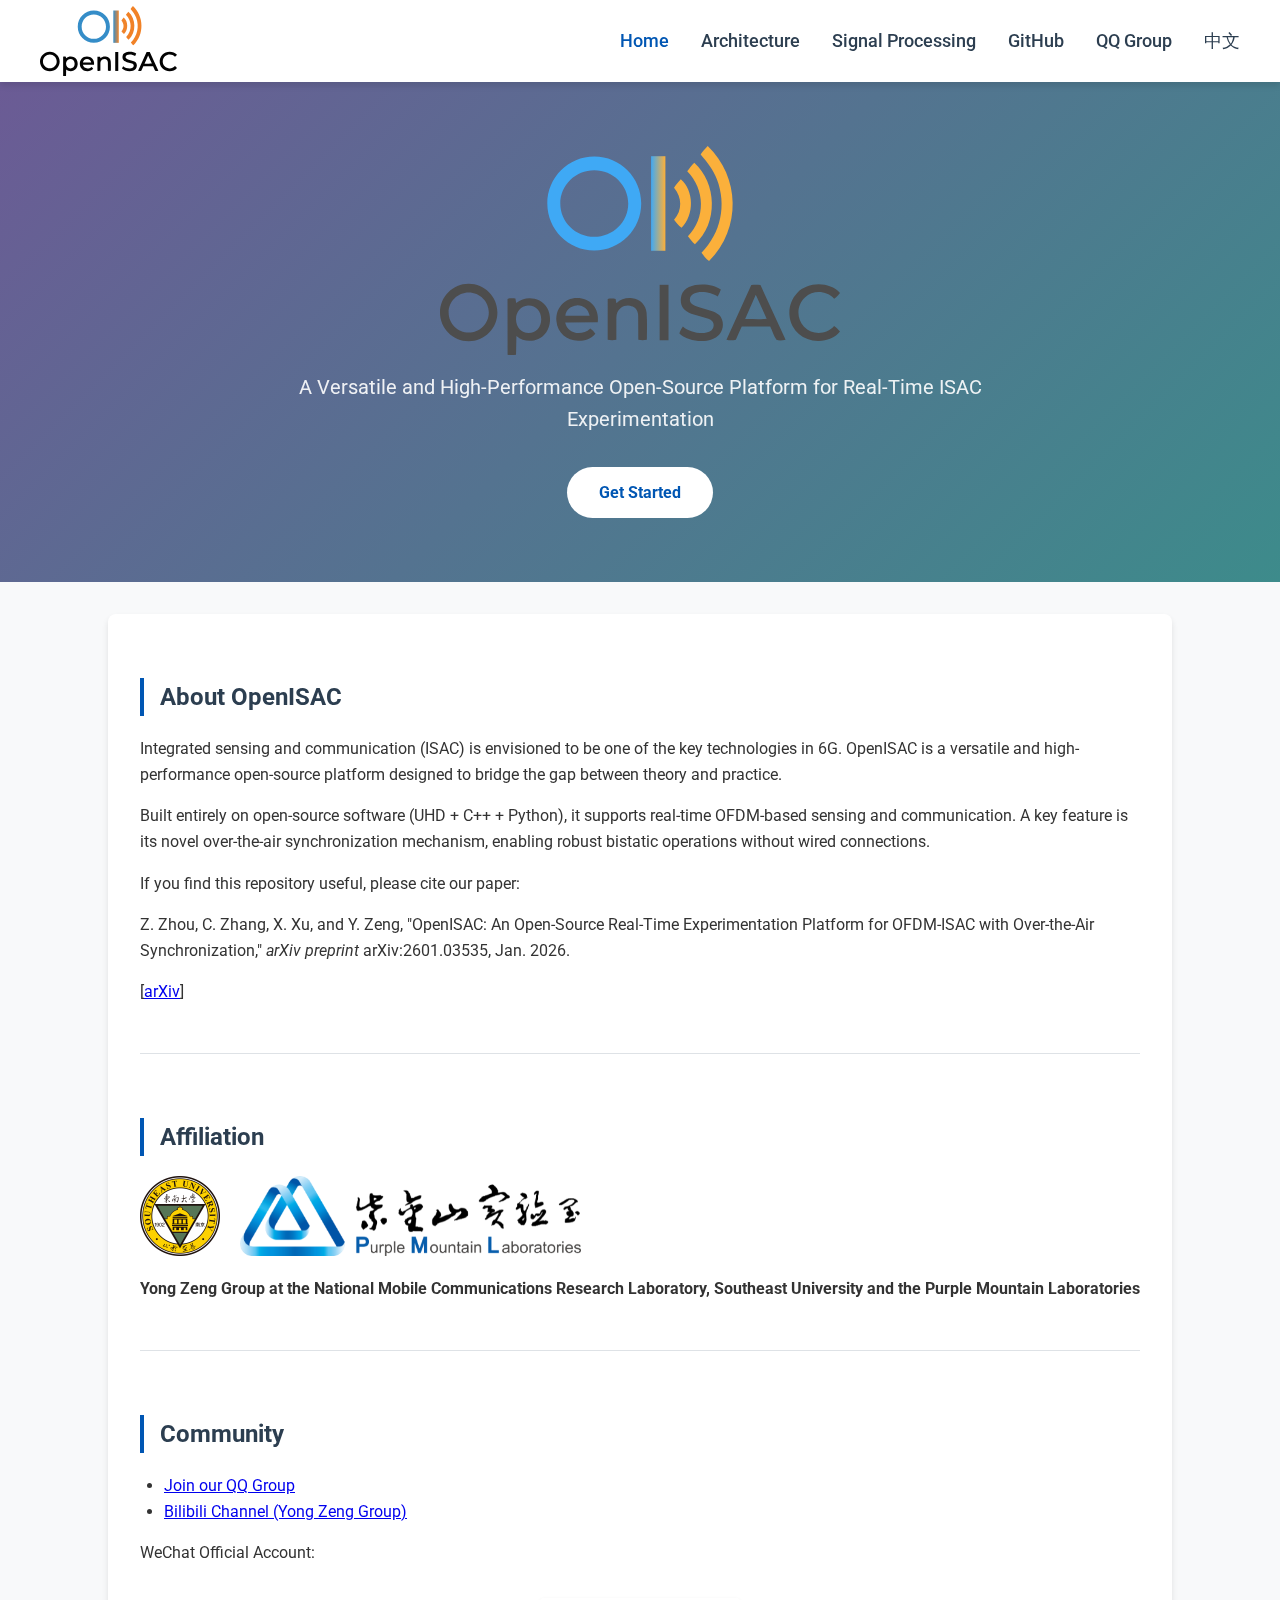
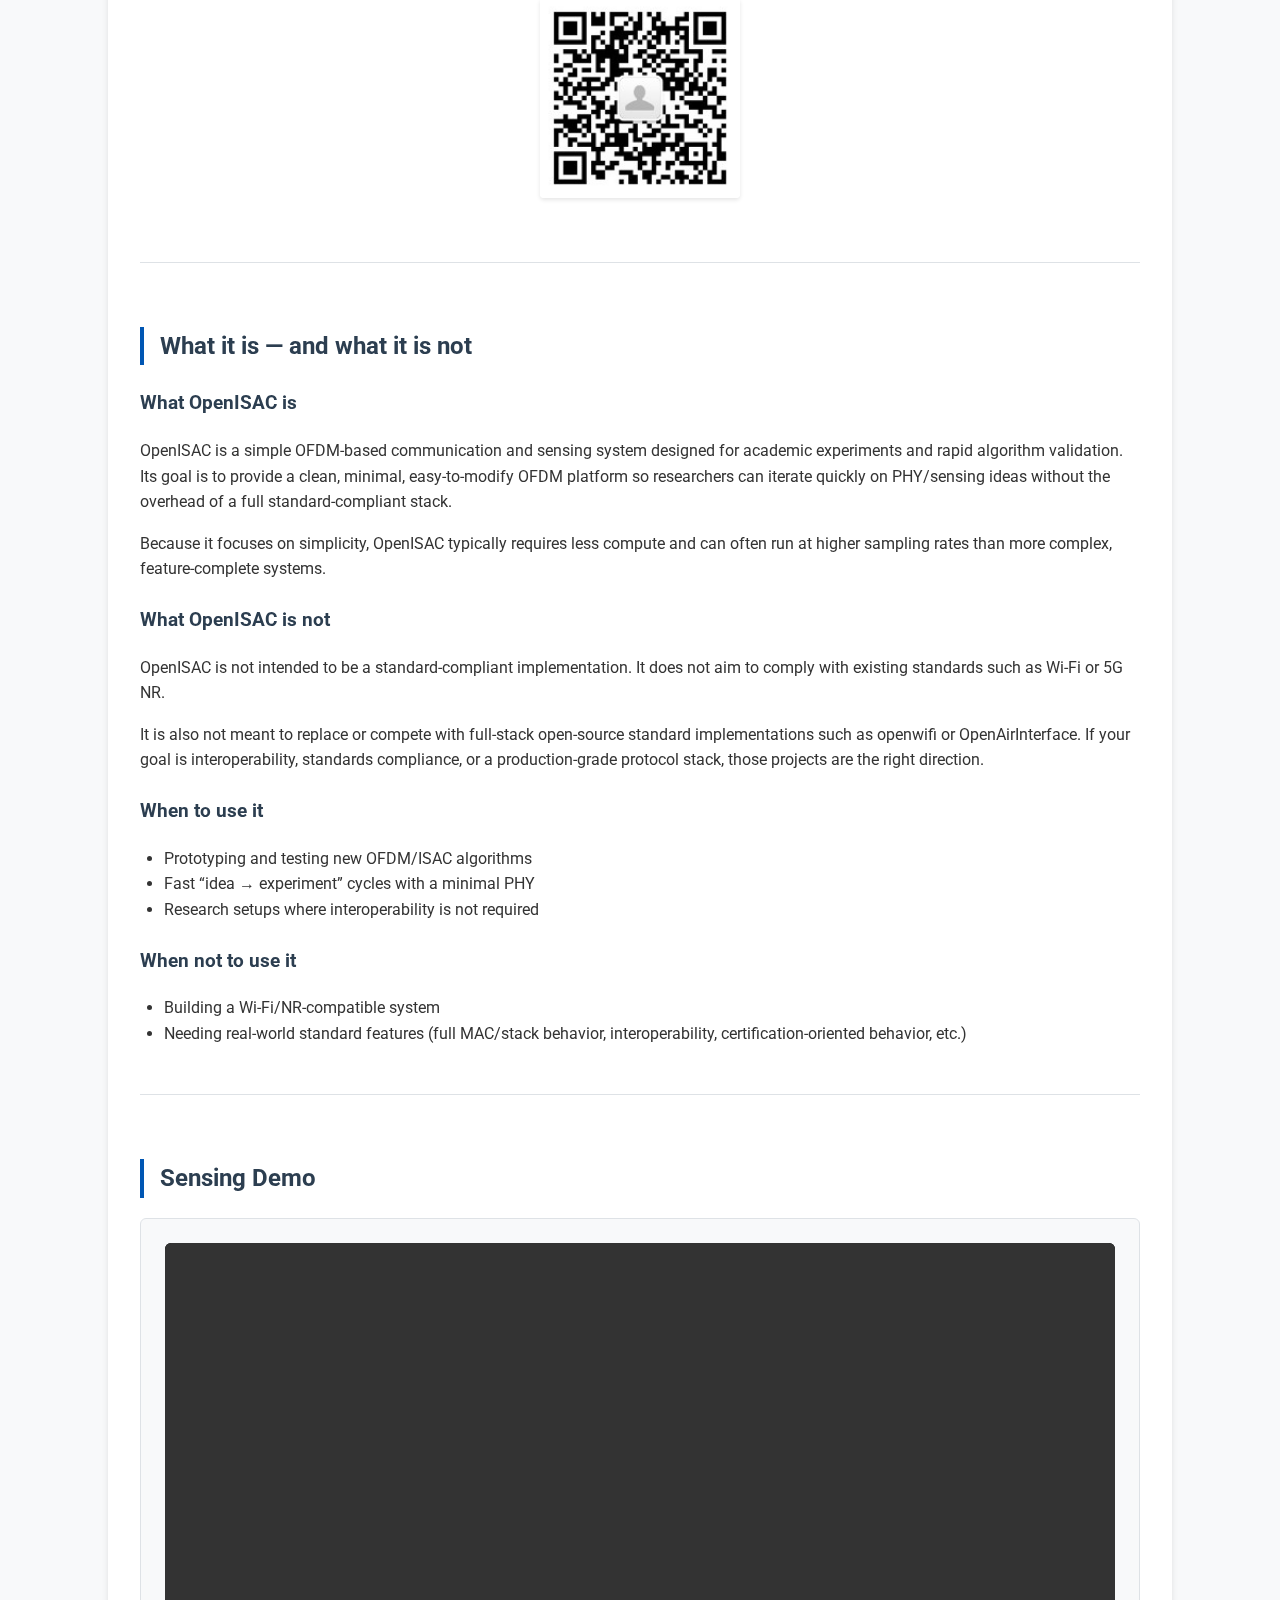
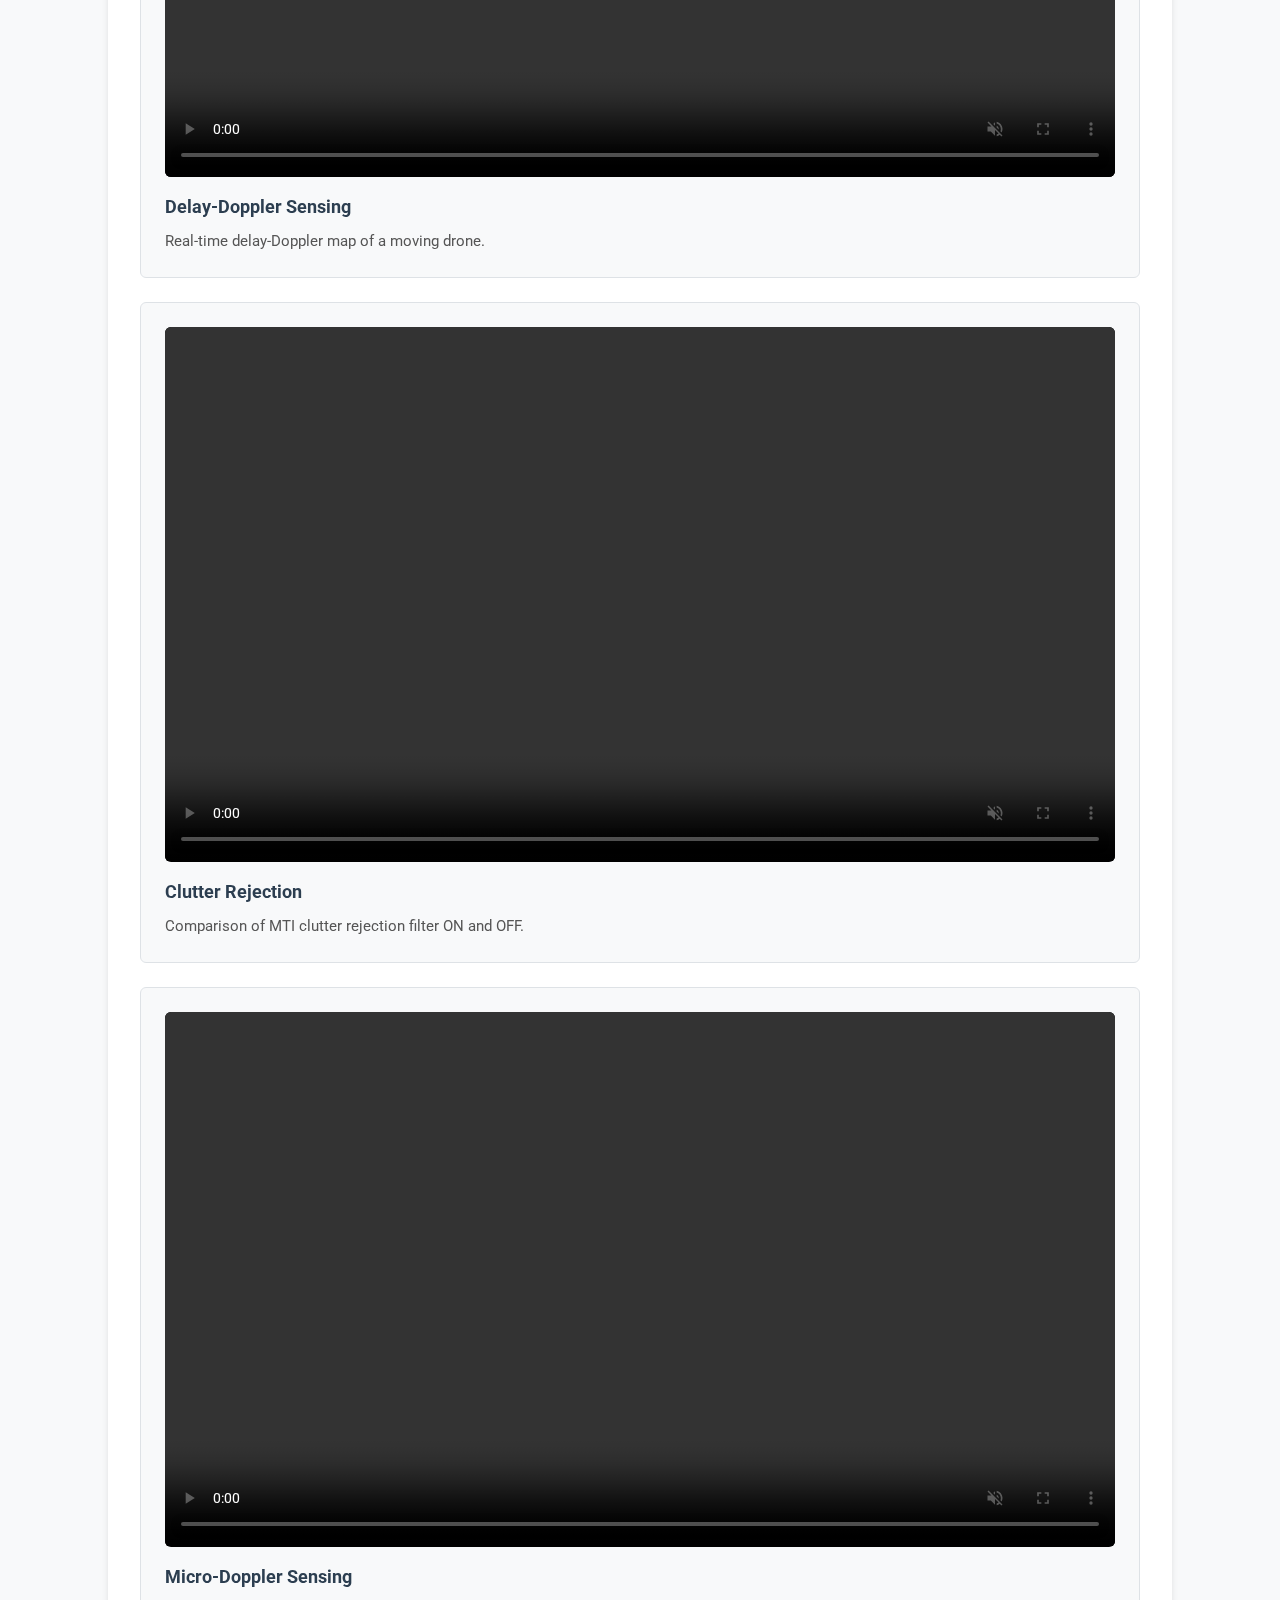
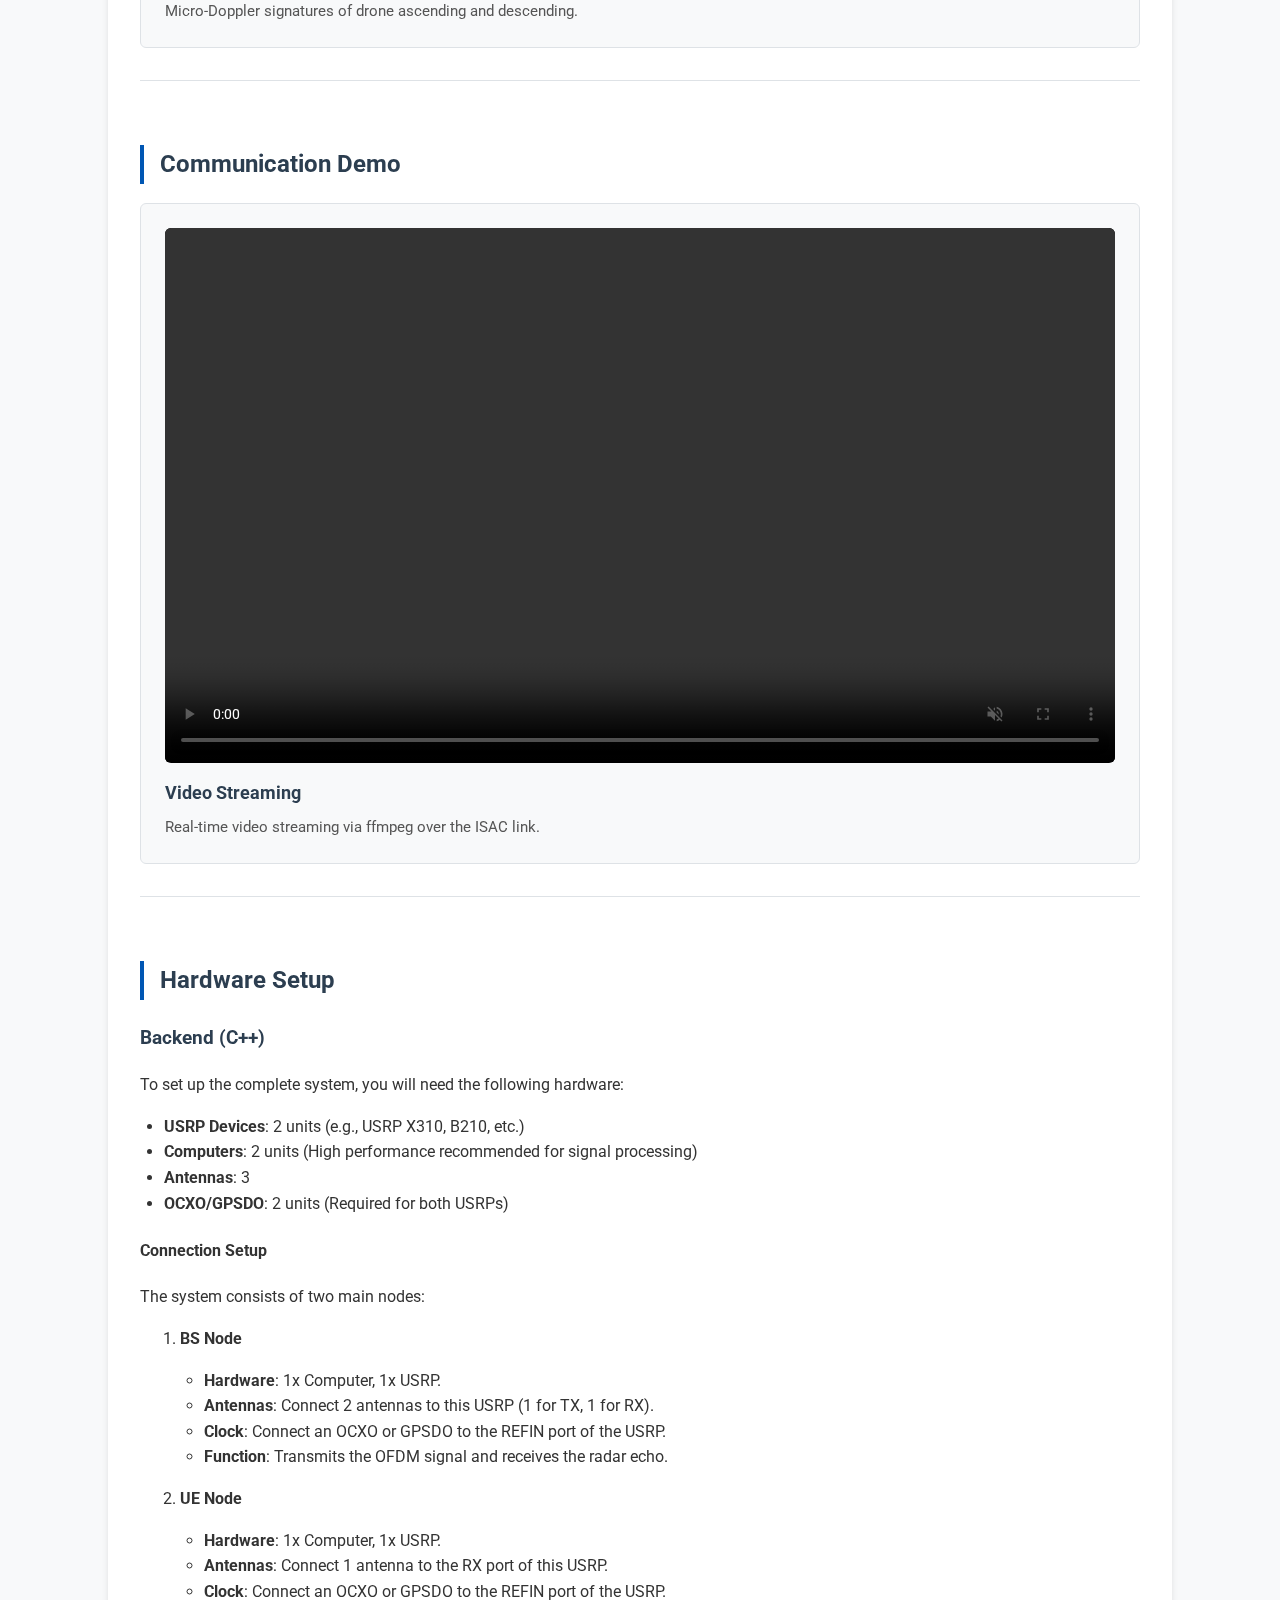
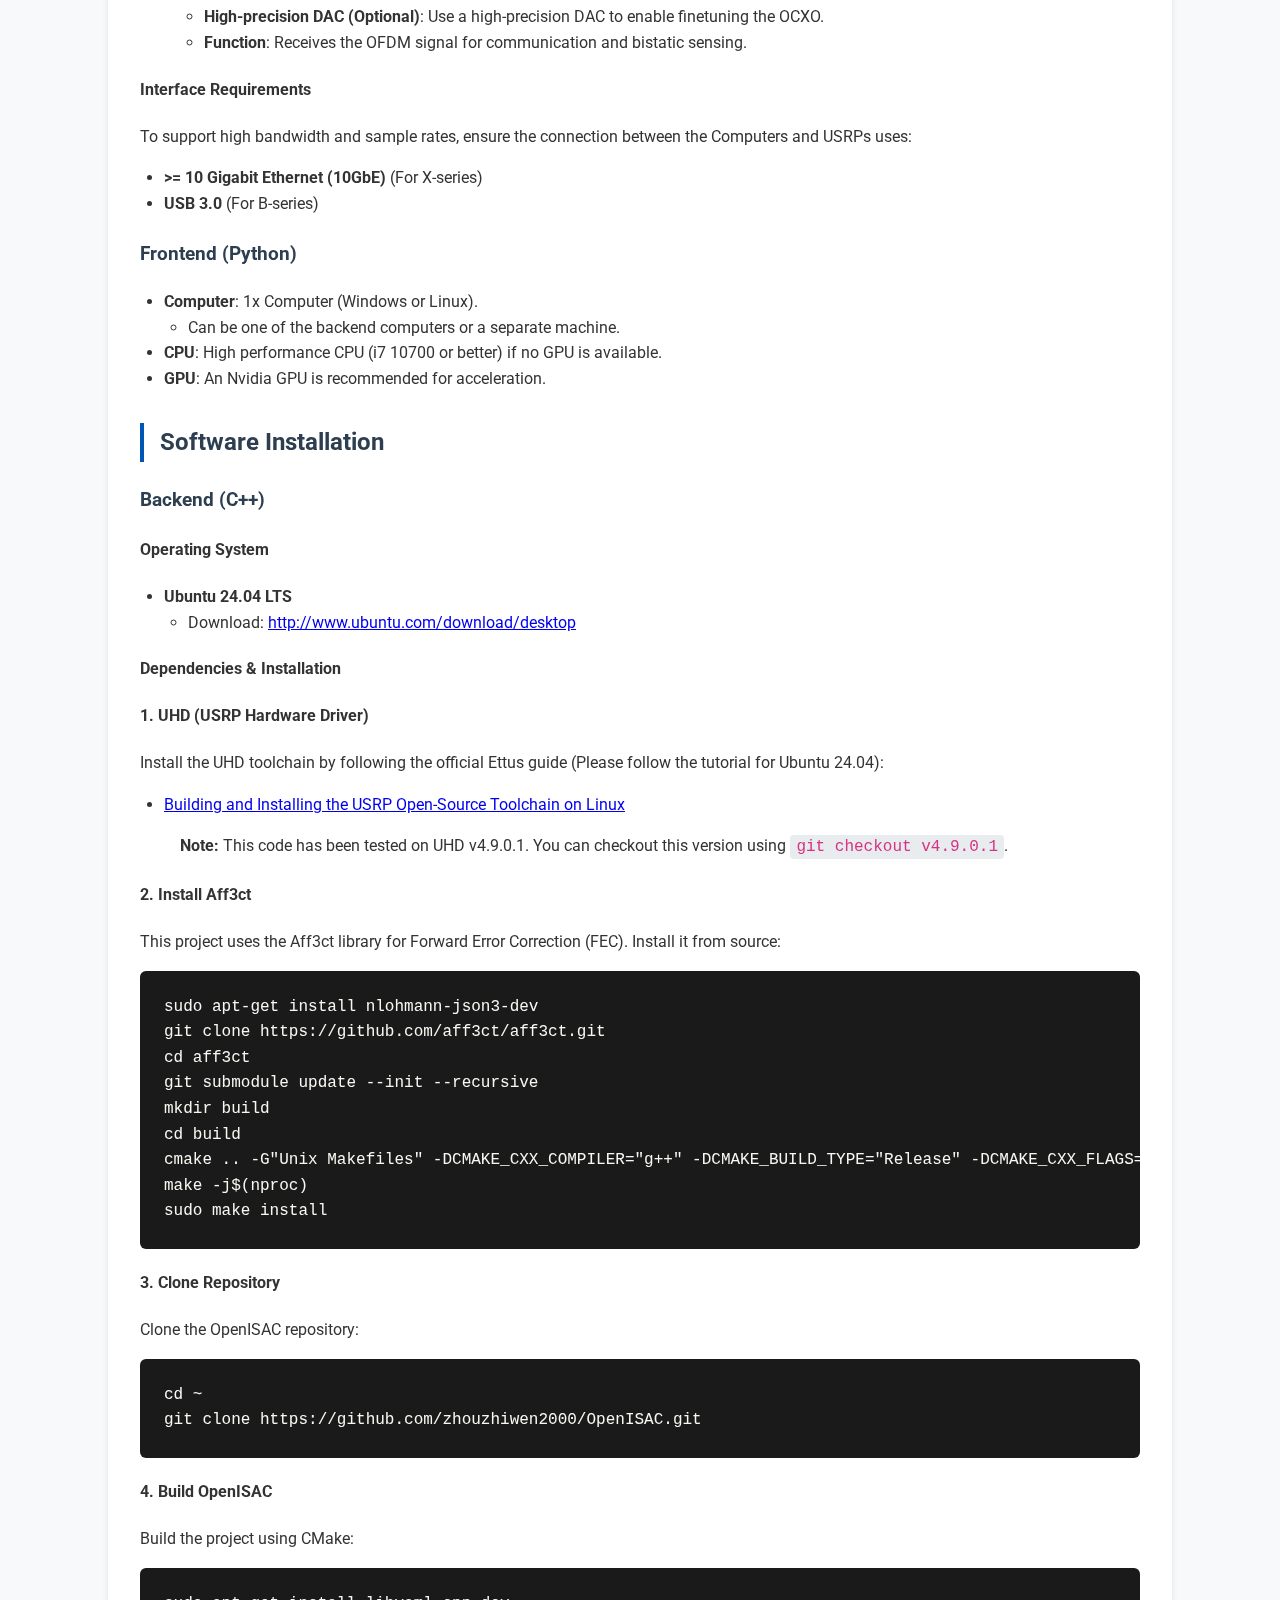
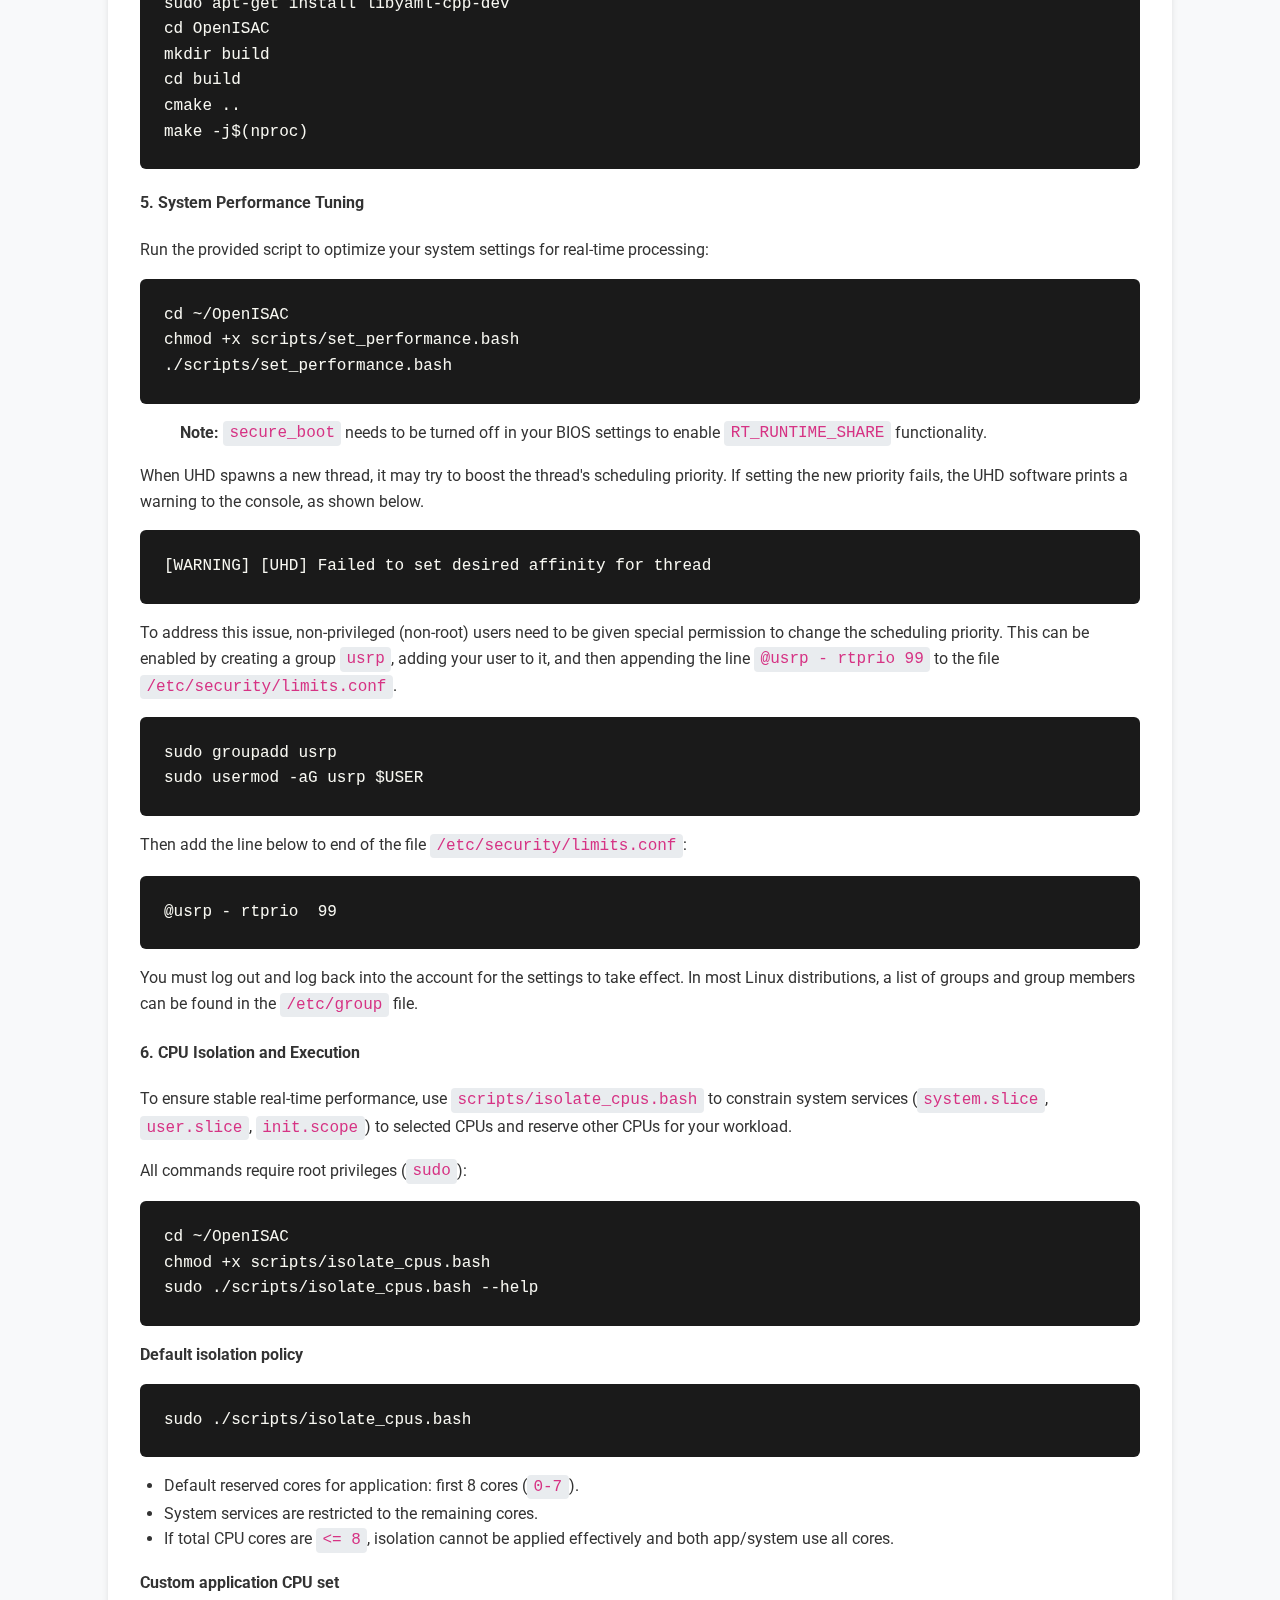
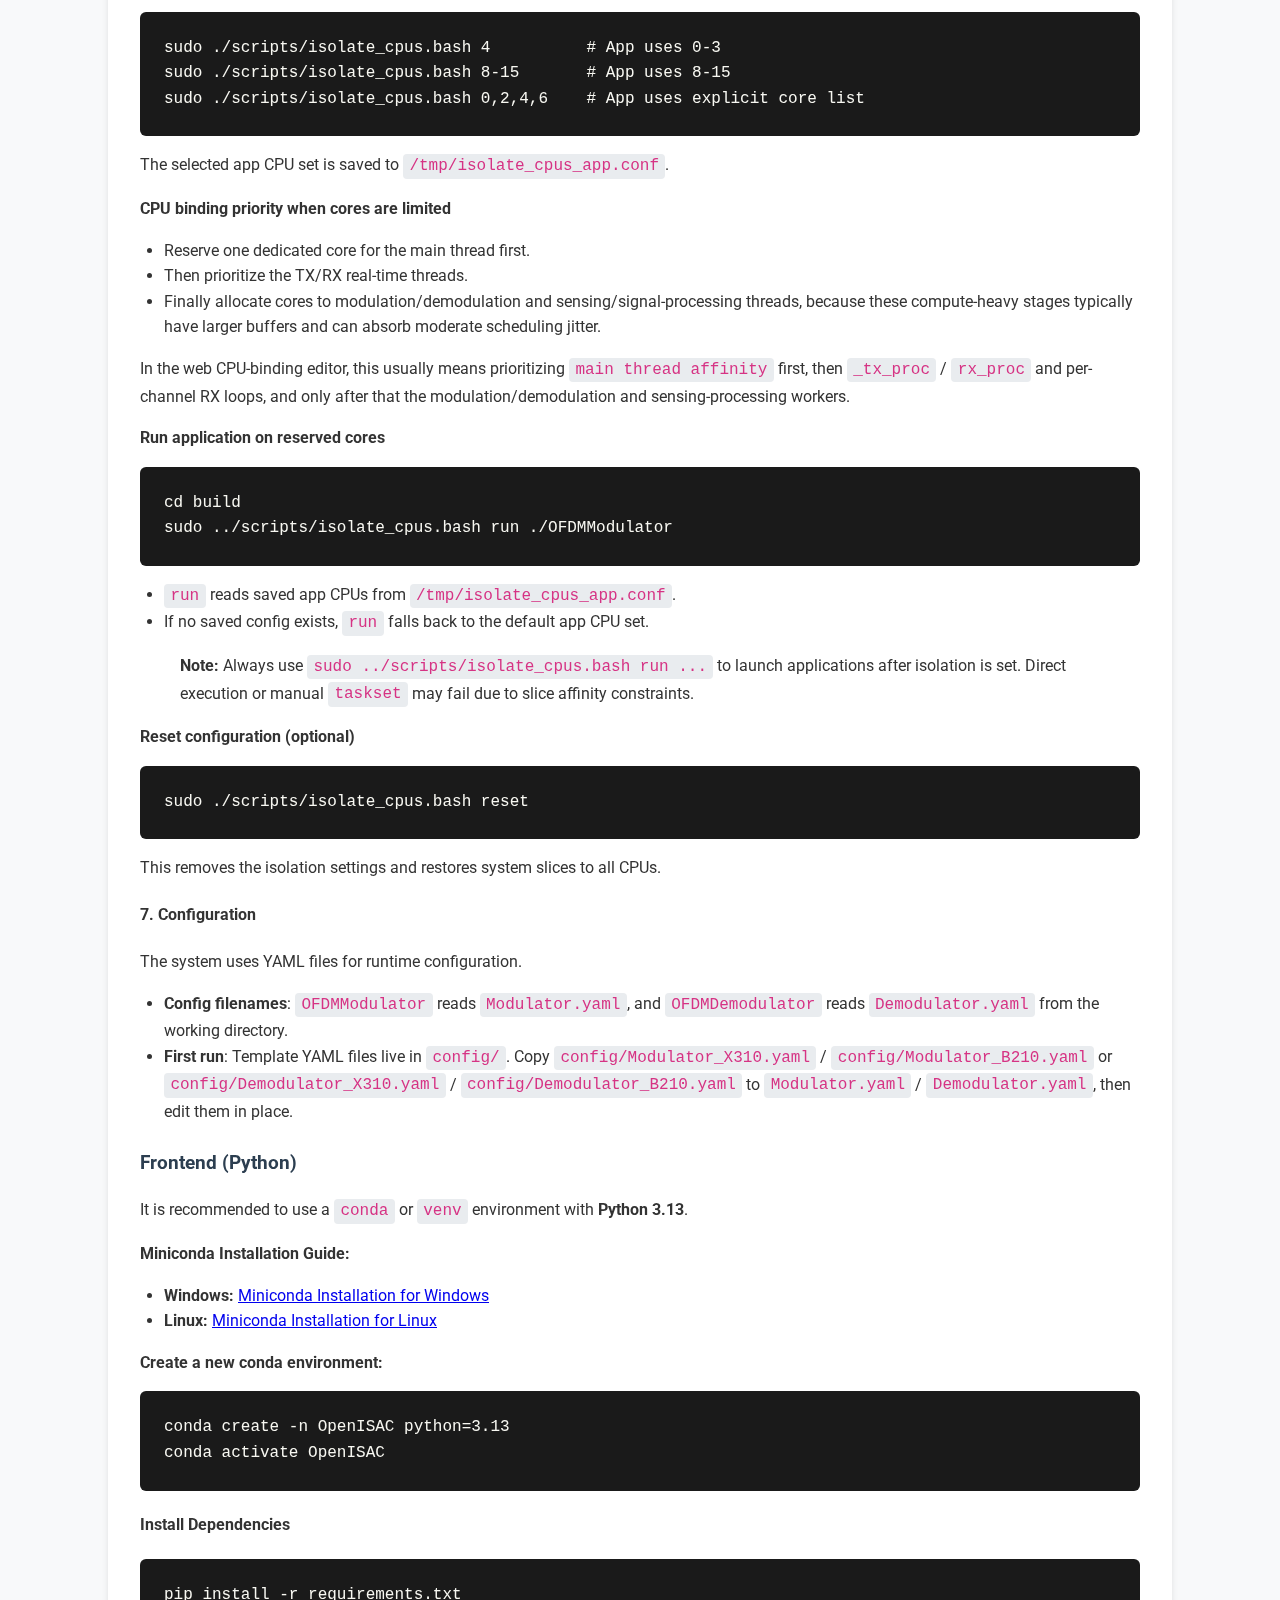
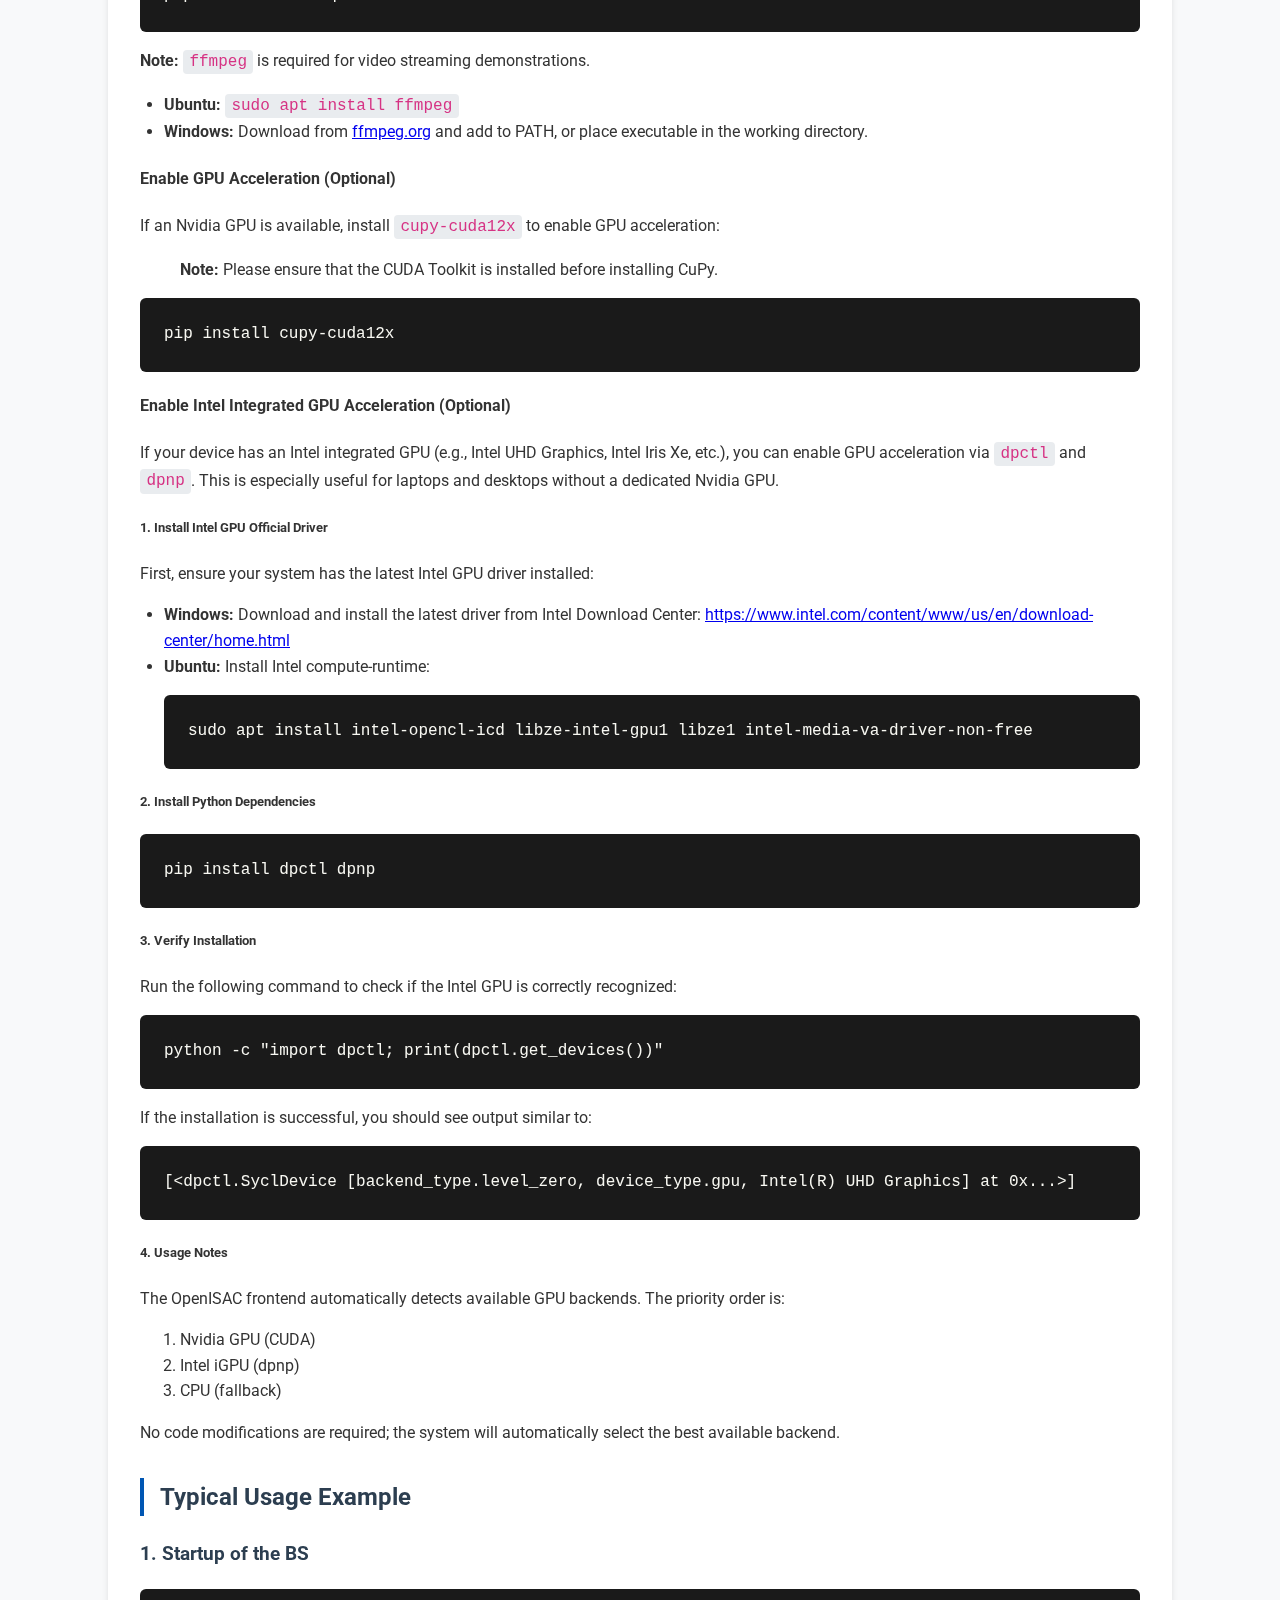
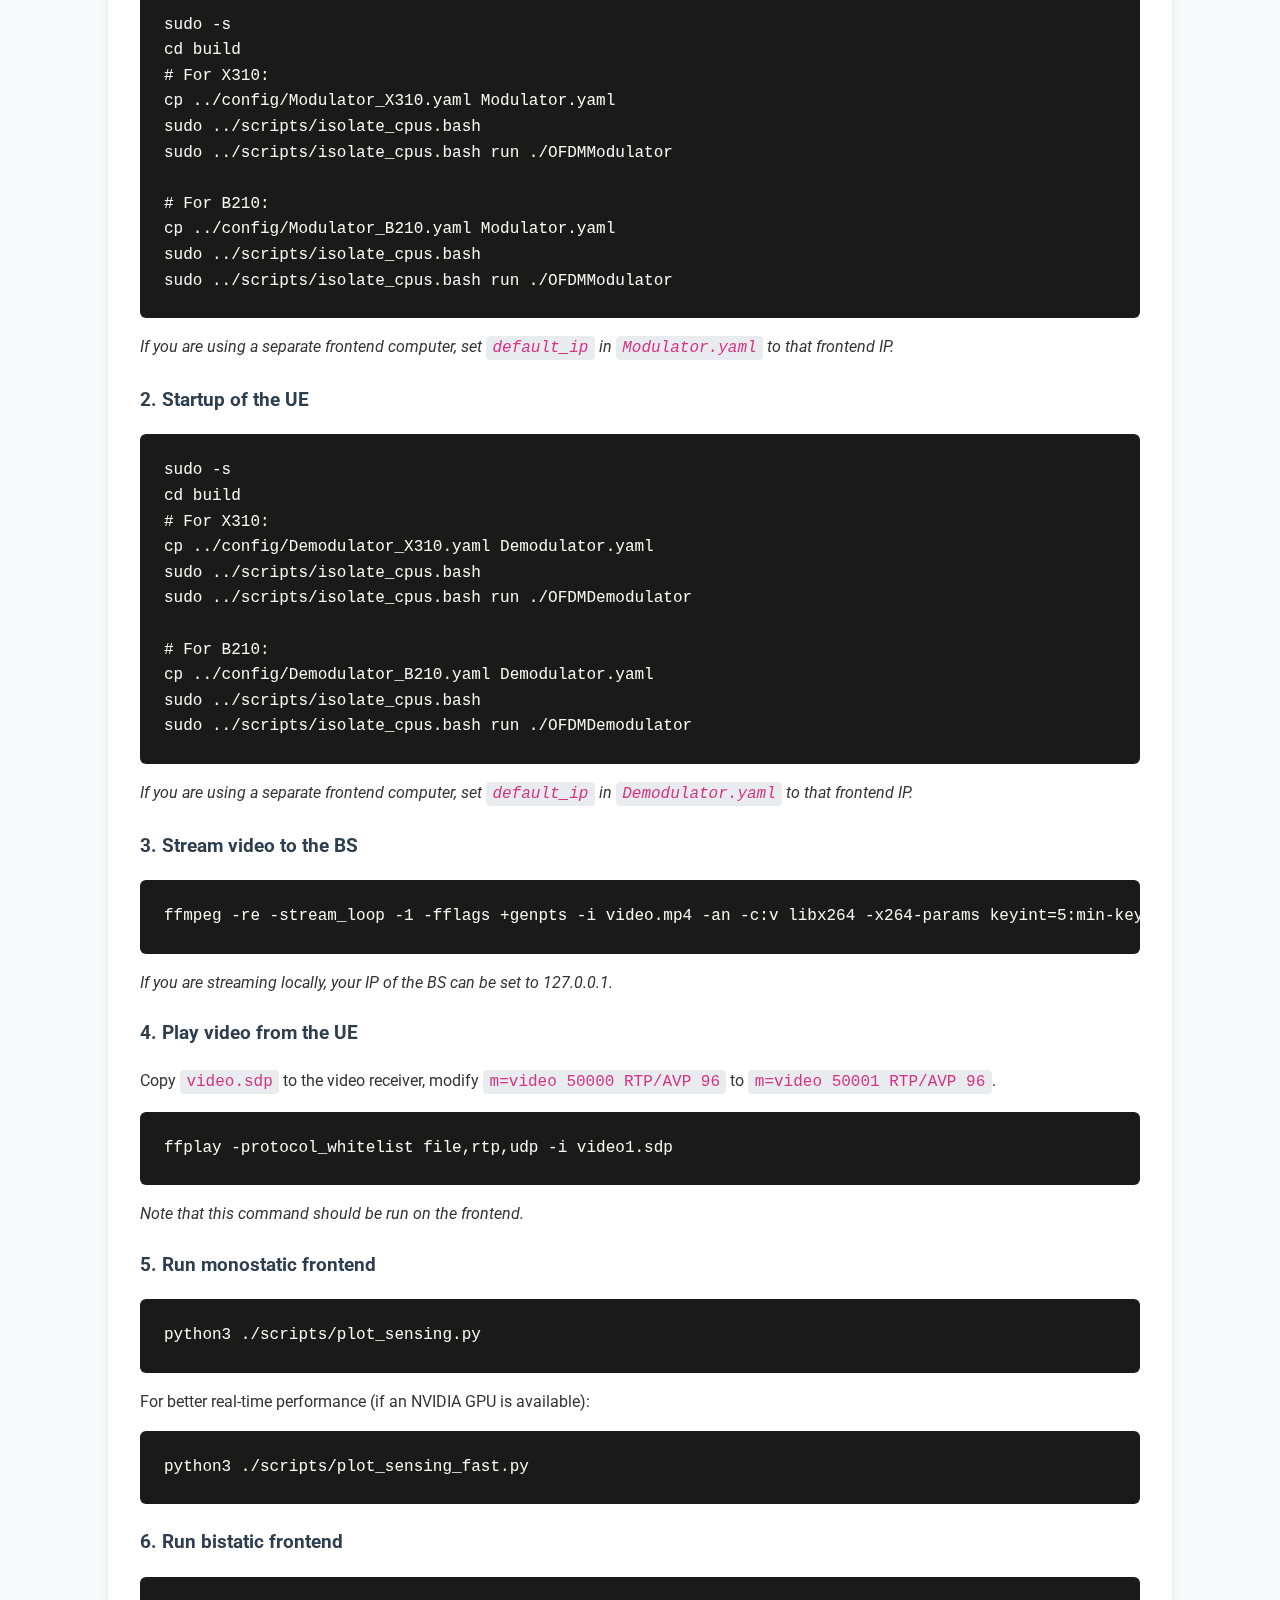
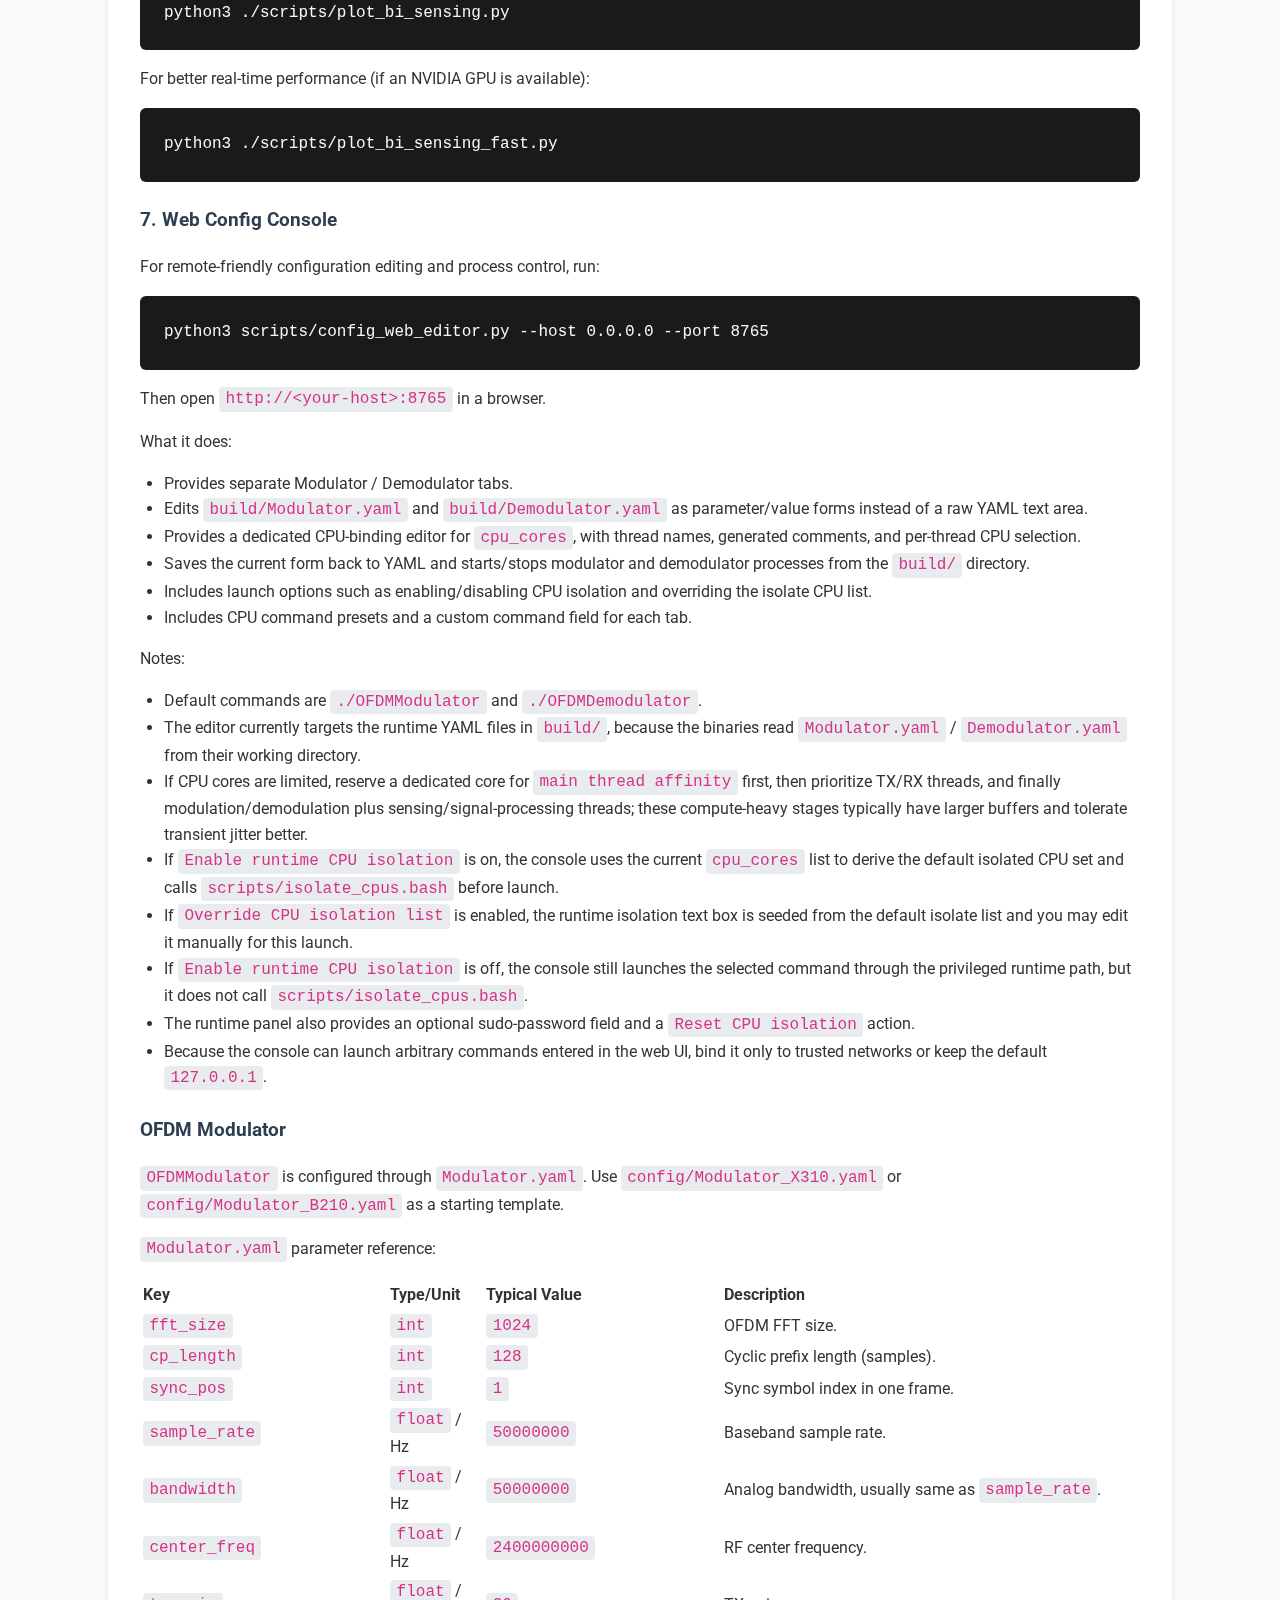
<file: docs/index.html>
<!DOCTYPE html>
<html lang="en">

<head>
    <meta charset="UTF-8">
    <meta name="viewport" content="width=device-width, initial-scale=1.0">
    <title>OpenISAC - Real-Time OFDM ISAC Platform</title>
    <link rel="icon" type="image/svg+xml" href="images/icon.svg">
    <link rel="stylesheet" href="style.css">
    <link href="https://fonts.googleapis.com/css2?family=Roboto:wght@300;400;500;700&display=swap" rel="stylesheet">
</head>

<body>

    <header>
        <nav>
            <a href="index.html" class="logo"><img src="images/logo.svg" alt="OpenISAC"></a>
            <ul class="nav-links">
                <li><a href="index.html" class="active">Home</a></li>
                <li><a href="architecture.html">Architecture</a></li>
                <li><a href="signal_processing.html">Signal Processing</a></li>
                <li><a href="https://github.com/zhouzhiwen2000/OpenISAC" target="_blank">GitHub</a></li>
                <li><a href="https://qm.qq.com/q/NIQRNGb0kY" target="_blank">QQ Group</a></li>
                <li><a href="index_zh.html">中文</a></li>
            </ul>
        </nav>
    </header>

    <div class="hero">
        <img src="images/logo_main.svg" alt="OpenISAC" class="hero-logo">
        <p>A Versatile and High-Performance Open-Source Platform for Real-Time ISAC Experimentation</p>
        <a href="#hardware" class="cta-button">Get Started</a>
    </div>

    <main>
        <section id="about">
            <h2>About OpenISAC</h2>
            <p>
                Integrated sensing and communication (ISAC) is envisioned to be one of the key technologies in 6G.
                OpenISAC is a versatile and high-performance open-source platform designed to bridge the gap between
                theory and practice.
            </p>
            <p>
                Built entirely on open-source software (UHD + C++ + Python), it supports real-time OFDM-based sensing
                and communication.
                A key feature is its novel over-the-air synchronization mechanism, enabling robust bistatic operations
                without wired connections.
            </p>
            <p>
                If you find this repository useful, please cite our paper:
            </p>
            <p>
                Z. Zhou, C. Zhang, X. Xu, and Y. Zeng, "OpenISAC: An Open-Source Real-Time Experimentation Platform for
                OFDM-ISAC with Over-the-Air Synchronization," <i>arXiv preprint</i> arXiv:2601.03535, Jan.
                2026.
            </p>
            <p>
                [<a href="https://arxiv.org/pdf/2601.03535" target="_blank">arXiv</a>]
            </p>
        </section>

        <section id="affiliation">
            <h2>Affiliation</h2>
            <div style="display: flex; align-items: center; gap: 20px; margin: 20px 0;">
                <img src="images/SEUlogo.png" alt="SEU Logo"
                    style="height: 80px; width: auto; border: none; box-shadow: none; margin: 0;">
                <img src="images/PML.png" alt="PML Logo"
                    style="height: 80px; width: auto; border: none; box-shadow: none; margin: 0;">
            </div>
            <p>
                <b>Yong Zeng Group at the National Mobile Communications Research Laboratory, Southeast University and
                    the Purple Mountain Laboratories</b>
            </p>
        </section>

        <section id="community">
            <h2>Community</h2>
            <ul>
                <li><a href="https://qm.qq.com/q/NIQRNGb0kY" target="_blank">Join our QQ Group</a></li>
                <li><a href="https://space.bilibili.com/627920129" target="_blank">Bilibili Channel (Yong Zeng
                        Group)</a></li>
            </ul>
            <p>WeChat Official Account:</p>
            <p>
                <img src="images/WeChat.jpg" alt="WeChat QR Code" width="200">
            </p>
        </section>

        <section id="scope">
            <h2>What it is — and what it is not</h2>

            <h3>What OpenISAC is</h3>
            <p>
                OpenISAC is a simple OFDM-based communication and sensing system designed for academic experiments and
                rapid algorithm validation.
                Its goal is to provide a clean, minimal, easy-to-modify OFDM platform so researchers can iterate quickly
                on PHY/sensing ideas without the overhead of a full standard-compliant stack.
            </p>
            <p>
                Because it focuses on simplicity, OpenISAC typically requires less compute and can often run at higher
                sampling rates than more complex, feature-complete systems.
            </p>

            <h3>What OpenISAC is not</h3>
            <p>
                OpenISAC is not intended to be a standard-compliant implementation. It does not aim to comply with
                existing standards such as Wi-Fi or 5G NR.
            </p>
            <p>
                It is also not meant to replace or compete with full-stack open-source standard implementations such as
                openwifi or OpenAirInterface. If your goal is interoperability, standards compliance, or a
                production-grade protocol stack, those projects are the right direction.
            </p>

            <h3>When to use it</h3>
            <ul>
                <li>Prototyping and testing new OFDM/ISAC algorithms</li>
                <li>Fast “idea → experiment” cycles with a minimal PHY</li>
                <li>Research setups where interoperability is not required</li>
            </ul>

            <h3>When not to use it</h3>
            <ul>
                <li>Building a Wi-Fi/NR-compatible system</li>
                <li>Needing real-world standard features (full MAC/stack behavior, interoperability,
                    certification-oriented behavior, etc.)</li>
            </ul>
        </section>

        <section id="sensing-demo">
            <h2>Sensing Demo</h2>
            <div class="demo-grid">
                <div class="demo-card">
                    <div class="video-wrapper">
                        <video controls muted loop playsinline>
                            <source src="https://vids.zzw123app.top/videos/Drone_Moving.mp4" type="video/mp4">
                            Your browser does not support the video tag.
                        </video>
                    </div>
                    <h3>Delay-Doppler Sensing</h3>
                    <p>Real-time delay-Doppler map of a moving drone.</p>
                </div>
                <div class="demo-card">
                    <div class="video-wrapper">
                        <video controls muted loop playsinline>
                            <source src="https://vids.zzw123app.top/videos/MTI_on_vs_off.mp4" type="video/mp4">
                            Your browser does not support the video tag.
                        </video>
                    </div>
                    <h3>Clutter Rejection</h3>
                    <p>Comparison of MTI clutter rejection filter ON and OFF.</p>
                </div>
                <div class="demo-card">
                    <div class="video-wrapper">
                        <video controls muted loop playsinline>
                            <source src="https://vids.zzw123app.top/videos/MicroDoppler_Up_Down.mp4" type="video/mp4">
                            Your browser does not support the video tag.
                        </video>
                    </div>
                    <h3>Micro-Doppler Sensing</h3>
                    <p>Micro-Doppler signatures of drone ascending and descending.</p>
                </div>
            </div>
        </section>

        <section id="comm-demo">
            <h2>Communication Demo</h2>
            <div class="demo-grid">
                <div class="demo-card">
                    <div class="video-wrapper">
                        <video controls muted loop playsinline>
                            <source src="https://vids.zzw123app.top/videos/Communication.mp4" type="video/mp4">
                            Your browser does not support the video tag.
                        </video>
                    </div>
                    <h3>Video Streaming</h3>
                    <p>Real-time video streaming via ffmpeg over the ISAC link.</p>
                </div>
            </div>
        </section>

        <!-- README_SYNC_START -->
<section id="hardware">
<!-- AUTO-GENERATED FROM README: DO NOT EDIT THIS SECTION DIRECTLY -->
<h2>Hardware Setup</h2>
<h3>Backend (C++)</h3>
<p>To set up the complete system, you will need the following hardware:</p>
<ul>
<li><strong>USRP Devices</strong>: 2 units (e.g., USRP X310, B210, etc.)</li>
<li><strong>Computers</strong>: 2 units (High performance recommended for signal processing)</li>
<li><strong>Antennas</strong>: 3</li>
<li><strong>OCXO/GPSDO</strong>: 2 units (Required for both USRPs)</li>
</ul>
<h4>Connection Setup</h4>
<p>The system consists of two main nodes:</p>
<ol>
<li>
<p><strong>BS Node</strong></p>
<ul>
<li><strong>Hardware</strong>: 1x Computer, 1x USRP.</li>
<li><strong>Antennas</strong>: Connect 2 antennas to this USRP (1 for TX, 1 for RX).</li>
<li><strong>Clock</strong>: Connect an OCXO or GPSDO to the REFIN port of the USRP.</li>
<li><strong>Function</strong>: Transmits the OFDM signal and receives the radar echo.</li>
</ul>
</li>
<li>
<p><strong>UE Node</strong></p>
<ul>
<li><strong>Hardware</strong>: 1x Computer, 1x USRP.</li>
<li><strong>Antennas</strong>: Connect 1 antenna to the RX port of this USRP.</li>
<li><strong>Clock</strong>: Connect an OCXO or GPSDO to the REFIN port of the USRP.</li>
<li><strong>High-precision DAC (Optional)</strong>: Use a high-precision DAC to enable finetuning the OCXO.</li>
<li><strong>Function</strong>: Receives the OFDM signal for communication and bistatic sensing.</li>
</ul>
</li>
</ol>
<h4>Interface Requirements</h4>
<p>To support high bandwidth and sample rates, ensure the connection between the Computers and USRPs uses:</p>
<ul>
<li><strong>&gt;= 10 Gigabit Ethernet (10GbE)</strong> (For X-series)</li>
<li><strong>USB 3.0</strong> (For B-series)</li>
</ul>
<h3>Frontend (Python)</h3>
<ul>
<li><strong>Computer</strong>: 1x Computer (Windows or Linux).
<ul>
<li>Can be one of the backend computers or a separate machine.</li>
</ul>
</li>
<li><strong>CPU</strong>: High performance CPU (i7 10700 or better) if no GPU is available.</li>
<li><strong>GPU</strong>: An Nvidia GPU is recommended for acceleration.</li>
</ul>
<h2>Software Installation</h2>
<h3>Backend (C++)</h3>
<h4>Operating System</h4>
<ul>
<li><strong>Ubuntu 24.04 LTS</strong>
<ul>
<li>Download: <a href="http://www.ubuntu.com/download/desktop">http://www.ubuntu.com/download/desktop</a></li>
</ul>
</li>
</ul>
<h4>Dependencies &amp; Installation</h4>
<h4>1. UHD (USRP Hardware Driver)</h4>
<p>Install the UHD toolchain by following the official Ettus guide (Please follow the tutorial for Ubuntu 24.04):</p>
<ul>
<li><a href="https://kb.ettus.com/Building_and_Installing_the_USRP_Open-Source_Toolchain_(UHD_and_GNU_Radio)_on_Linux#Update_and_Install_dependencies">Building and Installing the USRP Open-Source Toolchain on Linux</a></li>
</ul>
<blockquote>
<p><strong>Note:</strong> This code has been tested on UHD v4.9.0.1. You can checkout this version using <code>git checkout v4.9.0.1</code>.</p>
</blockquote>
<h4>2. Install Aff3ct</h4>
<p>This project uses the Aff3ct library for Forward Error Correction (FEC). Install it from source:</p>
<pre><code class="language-bash">sudo apt-get install nlohmann-json3-dev
git clone https://github.com/aff3ct/aff3ct.git
cd aff3ct
git submodule update --init --recursive
mkdir build
cd build
cmake .. -G&quot;Unix Makefiles&quot; -DCMAKE_CXX_COMPILER=&quot;g++&quot; -DCMAKE_BUILD_TYPE=&quot;Release&quot; -DCMAKE_CXX_FLAGS=&quot;-funroll-loops -march=native&quot; -DAFF3CT_COMPILE_EXE=&quot;OFF&quot; -DAFF3CT_COMPILE_SHARED_LIB=&quot;ON&quot; -DSPU_STACKTRACE=&quot;OFF&quot; -DSPU_STACKTRACE_SEGFAULT=&quot;OFF&quot; -DCMAKE_CXX_FLAGS=&quot;${CMAKE_CXX_FLAGS} -faligned-new&quot;
make -j$(nproc)
sudo make install
</code></pre>
<h4>3. Clone Repository</h4>
<p>Clone the OpenISAC repository:</p>
<pre><code class="language-bash">cd ~
git clone https://github.com/zhouzhiwen2000/OpenISAC.git
</code></pre>
<h4>4. Build OpenISAC</h4>
<p>Build the project using CMake:</p>
<pre><code class="language-bash">sudo apt-get install libyaml-cpp-dev
cd OpenISAC
mkdir build
cd build
cmake ..
make -j$(nproc)
</code></pre>
<h4>5. System Performance Tuning</h4>
<p>Run the provided script to optimize your system settings for real-time processing:</p>
<pre><code class="language-bash">cd ~/OpenISAC
chmod +x scripts/set_performance.bash
./scripts/set_performance.bash
</code></pre>
<blockquote>
<p><strong>Note:</strong> <code>secure_boot</code> needs to be turned off in your BIOS settings to enable <code>RT_RUNTIME_SHARE</code> functionality.</p>
</blockquote>
<p>When UHD spawns a new thread, it may try to boost the thread's scheduling priority. If setting the new priority fails, the UHD software prints a warning to the console, as shown below.</p>
<pre><code class="language-text">[WARNING] [UHD] Failed to set desired affinity for thread
</code></pre>
<p>To address this issue, non-privileged (non-root) users need to be given special permission to change the scheduling priority. This can be enabled by creating a group <code>usrp</code>, adding your user to it, and then appending the line <code>@usrp - rtprio 99</code> to the file <code>/etc/security/limits.conf</code>.</p>
<pre><code class="language-bash">sudo groupadd usrp
sudo usermod -aG usrp $USER
</code></pre>
<p>Then add the line below to end of the file <code>/etc/security/limits.conf</code>:</p>
<pre><code class="language-text">@usrp - rtprio  99
</code></pre>
<p>You must log out and log back into the account for the settings to take effect. In most Linux distributions, a list of groups and group members can be found in the <code>/etc/group</code> file.</p>
<h4>6. CPU Isolation and Execution</h4>
<p>To ensure stable real-time performance, use <code>scripts/isolate_cpus.bash</code> to constrain system services (<code>system.slice</code>, <code>user.slice</code>, <code>init.scope</code>) to selected CPUs and reserve other CPUs for your workload.</p>
<p>All commands require root privileges (<code>sudo</code>):</p>
<pre><code class="language-bash">cd ~/OpenISAC
chmod +x scripts/isolate_cpus.bash
sudo ./scripts/isolate_cpus.bash --help
</code></pre>
<p><strong>Default isolation policy</strong></p>
<pre><code class="language-bash">sudo ./scripts/isolate_cpus.bash
</code></pre>
<ul>
<li>Default reserved cores for application: first 8 cores (<code>0-7</code>).</li>
<li>System services are restricted to the remaining cores.</li>
<li>If total CPU cores are <code>&lt;= 8</code>, isolation cannot be applied effectively and both app/system use all cores.</li>
</ul>
<p><strong>Custom application CPU set</strong></p>
<pre><code class="language-bash">sudo ./scripts/isolate_cpus.bash 4          # App uses 0-3
sudo ./scripts/isolate_cpus.bash 8-15       # App uses 8-15
sudo ./scripts/isolate_cpus.bash 0,2,4,6    # App uses explicit core list
</code></pre>
<p>The selected app CPU set is saved to <code>/tmp/isolate_cpus_app.conf</code>.</p>
<p><strong>CPU binding priority when cores are limited</strong></p>
<ul>
<li>Reserve one dedicated core for the main thread first.</li>
<li>Then prioritize the TX/RX real-time threads.</li>
<li>Finally allocate cores to modulation/demodulation and sensing/signal-processing threads, because these compute-heavy stages typically have larger buffers and can absorb moderate scheduling jitter.</li>
</ul>
<p>In the web CPU-binding editor, this usually means prioritizing <code>main thread affinity</code> first, then <code>_tx_proc</code> / <code>rx_proc</code> and per-channel RX loops, and only after that the modulation/demodulation and sensing-processing workers.</p>
<p><strong>Run application on reserved cores</strong></p>
<pre><code class="language-bash">cd build
sudo ../scripts/isolate_cpus.bash run ./OFDMModulator
</code></pre>
<ul>
<li><code>run</code> reads saved app CPUs from <code>/tmp/isolate_cpus_app.conf</code>.</li>
<li>If no saved config exists, <code>run</code> falls back to the default app CPU set.</li>
</ul>
<blockquote>
<p><strong>Note:</strong> Always use <code>sudo ../scripts/isolate_cpus.bash run ...</code> to launch applications after isolation is set. Direct execution or manual <code>taskset</code> may fail due to slice affinity constraints.</p>
</blockquote>
<p><strong>Reset configuration (optional)</strong></p>
<pre><code class="language-bash">sudo ./scripts/isolate_cpus.bash reset
</code></pre>
<p>This removes the isolation settings and restores system slices to all CPUs.</p>
<h4>7. Configuration</h4>
<p>The system uses YAML files for runtime configuration.</p>
<ul>
<li><strong>Config filenames</strong>:
<code>OFDMModulator</code> reads <code>Modulator.yaml</code>, and <code>OFDMDemodulator</code> reads <code>Demodulator.yaml</code> from the working directory.</li>
<li><strong>First run</strong>:
Template YAML files live in <code>config/</code>. Copy <code>config/Modulator_X310.yaml</code> / <code>config/Modulator_B210.yaml</code> or
<code>config/Demodulator_X310.yaml</code> / <code>config/Demodulator_B210.yaml</code> to <code>Modulator.yaml</code> / <code>Demodulator.yaml</code>, then edit them in place.</li>
</ul>
<h3>Frontend (Python)</h3>
<p>It is recommended to use a <code>conda</code> or <code>venv</code> environment with <strong>Python 3.13</strong>.</p>
<p><strong>Miniconda Installation Guide:</strong></p>
<ul>
<li><strong>Windows:</strong> <a href="https://www.anaconda.com/docs/getting-started/miniconda/install#windows-powershell">Miniconda Installation for Windows</a></li>
<li><strong>Linux:</strong> <a href="https://www.anaconda.com/docs/getting-started/miniconda/install#linux-2">Miniconda Installation for Linux</a></li>
</ul>
<p><strong>Create a new conda environment:</strong></p>
<pre><code class="language-bash">conda create -n OpenISAC python=3.13
conda activate OpenISAC
</code></pre>
<h4>Install Dependencies</h4>
<pre><code class="language-bash">pip install -r requirements.txt
</code></pre>
<p><strong>Note:</strong> <code>ffmpeg</code> is required for video streaming demonstrations.</p>
<ul>
<li><strong>Ubuntu:</strong> <code>sudo apt install ffmpeg</code></li>
<li><strong>Windows:</strong> Download from <a href="https://ffmpeg.org/download.html">ffmpeg.org</a> and add to PATH, or place executable in the working directory.</li>
</ul>
<h4>Enable GPU Acceleration (Optional)</h4>
<p>If an Nvidia GPU is available, install <code>cupy-cuda12x</code> to enable GPU acceleration:</p>
<blockquote>
<p><strong>Note:</strong> Please ensure that the CUDA Toolkit is installed before installing CuPy.</p>
</blockquote>
<pre><code class="language-bash">pip install cupy-cuda12x
</code></pre>
<h4>Enable Intel Integrated GPU Acceleration (Optional)</h4>
<p>If your device has an Intel integrated GPU (e.g., Intel UHD Graphics, Intel Iris Xe, etc.), you can enable GPU acceleration via <code>dpctl</code> and <code>dpnp</code>. This is especially useful for laptops and desktops without a dedicated Nvidia GPU.</p>
<h5>1. Install Intel GPU Official Driver</h5>
<p>First, ensure your system has the latest Intel GPU driver installed:</p>
<ul>
<li><strong>Windows:</strong> Download and install the latest driver from Intel Download Center: <a href="https://www.intel.com/content/www/us/en/download-center/home.html">https://www.intel.com/content/www/us/en/download-center/home.html</a></li>
<li><strong>Ubuntu:</strong> Install Intel compute-runtime:<pre><code class="language-bash">sudo apt install intel-opencl-icd libze-intel-gpu1 libze1 intel-media-va-driver-non-free
</code></pre>
</li>
</ul>
<h5>2. Install Python Dependencies</h5>
<pre><code class="language-bash">pip install dpctl dpnp
</code></pre>
<h5>3. Verify Installation</h5>
<p>Run the following command to check if the Intel GPU is correctly recognized:</p>
<pre><code class="language-bash">python -c &quot;import dpctl; print(dpctl.get_devices())&quot;
</code></pre>
<p>If the installation is successful, you should see output similar to:</p>
<pre><code>[&lt;dpctl.SyclDevice [backend_type.level_zero, device_type.gpu, Intel(R) UHD Graphics] at 0x...&gt;]
</code></pre>
<h5>4. Usage Notes</h5>
<p>The OpenISAC frontend automatically detects available GPU backends. The priority order is:</p>
<ol>
<li>Nvidia GPU (CUDA)</li>
<li>Intel iGPU (dpnp)</li>
<li>CPU (fallback)</li>
</ol>
<p>No code modifications are required; the system will automatically select the best available backend.</p>
<h2>Typical Usage Example</h2>
<h3>1. Startup of the BS</h3>
<pre><code class="language-bash">sudo -s
cd build
# For X310:
cp ../config/Modulator_X310.yaml Modulator.yaml
sudo ../scripts/isolate_cpus.bash
sudo ../scripts/isolate_cpus.bash run ./OFDMModulator

# For B210:
cp ../config/Modulator_B210.yaml Modulator.yaml
sudo ../scripts/isolate_cpus.bash
sudo ../scripts/isolate_cpus.bash run ./OFDMModulator
</code></pre>
<p><em>If you are using a separate frontend computer, set <code>default_ip</code> in <code>Modulator.yaml</code> to that frontend IP.</em></p>
<h3>2. Startup of the UE</h3>
<pre><code class="language-bash">sudo -s
cd build
# For X310:
cp ../config/Demodulator_X310.yaml Demodulator.yaml
sudo ../scripts/isolate_cpus.bash
sudo ../scripts/isolate_cpus.bash run ./OFDMDemodulator

# For B210:
cp ../config/Demodulator_B210.yaml Demodulator.yaml
sudo ../scripts/isolate_cpus.bash
sudo ../scripts/isolate_cpus.bash run ./OFDMDemodulator
</code></pre>
<p><em>If you are using a separate frontend computer, set <code>default_ip</code> in <code>Demodulator.yaml</code> to that frontend IP.</em></p>
<h3>3. Stream video to the BS</h3>
<pre><code class="language-bash">ffmpeg -re -stream_loop -1 -fflags +genpts -i video.mp4 -an -c:v libx264 -x264-params keyint=5:min-keyint=1 -b:v 3000k -minrate 3000k -maxrate 3000k -bufsize 1M -f rtp -sdp_file video.sdp &quot;rtp://&lt;your IP of the BS&gt;:50000&quot;
</code></pre>
<p><em>If you are streaming locally, your IP of the BS can be set to 127.0.0.1.</em></p>
<h3>4. Play video from the UE</h3>
<p>Copy <code>video.sdp</code> to the video receiver, modify <code>m=video 50000 RTP/AVP 96</code> to <code>m=video 50001 RTP/AVP 96</code>.</p>
<pre><code class="language-bash">ffplay -protocol_whitelist file,rtp,udp -i video1.sdp
</code></pre>
<p><em>Note that this command should be run on the frontend.</em></p>
<h3>5. Run monostatic frontend</h3>
<pre><code class="language-bash">python3 ./scripts/plot_sensing.py
</code></pre>
<p>For better real-time performance (if an NVIDIA GPU is available):</p>
<pre><code class="language-bash">python3 ./scripts/plot_sensing_fast.py
</code></pre>
<h3>6. Run bistatic frontend</h3>
<pre><code class="language-bash">python3 ./scripts/plot_bi_sensing.py
</code></pre>
<p>For better real-time performance (if an NVIDIA GPU is available):</p>
<pre><code class="language-bash">python3 ./scripts/plot_bi_sensing_fast.py
</code></pre>
<h3>7. Web Config Console</h3>
<p>For remote-friendly configuration editing and process control, run:</p>
<pre><code class="language-bash">python3 scripts/config_web_editor.py --host 0.0.0.0 --port 8765
</code></pre>
<p>Then open <code>http://&lt;your-host&gt;:8765</code> in a browser.</p>
<p>What it does:</p>
<ul>
<li>Provides separate Modulator / Demodulator tabs.</li>
<li>Edits <code>build/Modulator.yaml</code> and <code>build/Demodulator.yaml</code> as parameter/value forms instead of a raw YAML text area.</li>
<li>Provides a dedicated CPU-binding editor for <code>cpu_cores</code>, with thread names, generated comments, and per-thread CPU selection.</li>
<li>Saves the current form back to YAML and starts/stops modulator and demodulator processes from the <code>build/</code> directory.</li>
<li>Includes launch options such as enabling/disabling CPU isolation and overriding the isolate CPU list.</li>
<li>Includes CPU command presets and a custom command field for each tab.</li>
</ul>
<p>Notes:</p>
<ul>
<li>Default commands are <code>./OFDMModulator</code> and <code>./OFDMDemodulator</code>.</li>
<li>The editor currently targets the runtime YAML files in <code>build/</code>, because the binaries read <code>Modulator.yaml</code> / <code>Demodulator.yaml</code> from their working directory.</li>
<li>If CPU cores are limited, reserve a dedicated core for <code>main thread affinity</code> first, then prioritize TX/RX threads, and finally modulation/demodulation plus sensing/signal-processing threads; these compute-heavy stages typically have larger buffers and tolerate transient jitter better.</li>
<li>If <code>Enable runtime CPU isolation</code> is on, the console uses the current <code>cpu_cores</code> list to derive the default isolated CPU set and calls <code>scripts/isolate_cpus.bash</code> before launch.</li>
<li>If <code>Override CPU isolation list</code> is enabled, the runtime isolation text box is seeded from the default isolate list and you may edit it manually for this launch.</li>
<li>If <code>Enable runtime CPU isolation</code> is off, the console still launches the selected command through the privileged runtime path, but it does not call <code>scripts/isolate_cpus.bash</code>.</li>
<li>The runtime panel also provides an optional sudo-password field and a <code>Reset CPU isolation</code> action.</li>
<li>Because the console can launch arbitrary commands entered in the web UI, bind it only to trusted networks or keep the default <code>127.0.0.1</code>.</li>
</ul>
<h3>OFDM Modulator</h3>
<p><code>OFDMModulator</code> is configured through <code>Modulator.yaml</code>.
Use <code>config/Modulator_X310.yaml</code> or <code>config/Modulator_B210.yaml</code> as a starting template.</p>
<p><code>Modulator.yaml</code> parameter reference:</p>
<table>
<thead>
<tr>
<th style="text-align:left">Key</th>
<th style="text-align:left">Type/Unit</th>
<th style="text-align:left">Typical Value</th>
<th style="text-align:left">Description</th>
</tr>
</thead>
<tbody>
<tr>
<td style="text-align:left"><code>fft_size</code></td>
<td style="text-align:left"><code>int</code></td>
<td style="text-align:left"><code>1024</code></td>
<td style="text-align:left">OFDM FFT size.</td>
</tr>
<tr>
<td style="text-align:left"><code>cp_length</code></td>
<td style="text-align:left"><code>int</code></td>
<td style="text-align:left"><code>128</code></td>
<td style="text-align:left">Cyclic prefix length (samples).</td>
</tr>
<tr>
<td style="text-align:left"><code>sync_pos</code></td>
<td style="text-align:left"><code>int</code></td>
<td style="text-align:left"><code>1</code></td>
<td style="text-align:left">Sync symbol index in one frame.</td>
</tr>
<tr>
<td style="text-align:left"><code>sample_rate</code></td>
<td style="text-align:left"><code>float</code> / Hz</td>
<td style="text-align:left"><code>50000000</code></td>
<td style="text-align:left">Baseband sample rate.</td>
</tr>
<tr>
<td style="text-align:left"><code>bandwidth</code></td>
<td style="text-align:left"><code>float</code> / Hz</td>
<td style="text-align:left"><code>50000000</code></td>
<td style="text-align:left">Analog bandwidth, usually same as <code>sample_rate</code>.</td>
</tr>
<tr>
<td style="text-align:left"><code>center_freq</code></td>
<td style="text-align:left"><code>float</code> / Hz</td>
<td style="text-align:left"><code>2400000000</code></td>
<td style="text-align:left">RF center frequency.</td>
</tr>
<tr>
<td style="text-align:left"><code>tx_gain</code></td>
<td style="text-align:left"><code>float</code> / dB</td>
<td style="text-align:left"><code>30</code></td>
<td style="text-align:left">TX gain.</td>
</tr>
<tr>
<td style="text-align:left"><code>tx_channel</code></td>
<td style="text-align:left"><code>int</code></td>
<td style="text-align:left"><code>0</code></td>
<td style="text-align:left">TX channel index.</td>
</tr>
<tr>
<td style="text-align:left"><code>zc_root</code></td>
<td style="text-align:left"><code>int</code></td>
<td style="text-align:left"><code>29</code></td>
<td style="text-align:left">Zadoff-Chu root index.</td>
</tr>
<tr>
<td style="text-align:left"><code>num_symbols</code></td>
<td style="text-align:left"><code>int</code></td>
<td style="text-align:left"><code>100</code></td>
<td style="text-align:left">Number of OFDM symbols per frame.</td>
</tr>
<tr>
<td style="text-align:left"><code>pilot_positions</code></td>
<td style="text-align:left"><code>int[]</code></td>
<td style="text-align:left"><code>[571,...,451]</code></td>
<td style="text-align:left">Pilot subcarrier indices.</td>
</tr>
<tr>
<td style="text-align:left"><code>device_args</code></td>
<td style="text-align:left"><code>string</code></td>
<td style="text-align:left"><code>&quot;&quot;</code></td>
<td style="text-align:left">Shared USRP args fallback for TX/RX.</td>
</tr>
<tr>
<td style="text-align:left"><code>tx_device_args</code></td>
<td style="text-align:left"><code>string</code></td>
<td style="text-align:left"><code>&quot;&quot;</code></td>
<td style="text-align:left">TX-specific USRP args.</td>
</tr>
<tr>
<td style="text-align:left"><code>rx_device_args</code></td>
<td style="text-align:left"><code>string</code></td>
<td style="text-align:left"><code>&quot;&quot;</code></td>
<td style="text-align:left">Default sensing RX USRP args.</td>
</tr>
<tr>
<td style="text-align:left"><code>clock_source</code></td>
<td style="text-align:left"><code>string</code></td>
<td style="text-align:left"><code>internal/external/gpsdo</code></td>
<td style="text-align:left">Global clock source.</td>
</tr>
<tr>
<td style="text-align:left"><code>time_source</code></td>
<td style="text-align:left"><code>string</code></td>
<td style="text-align:left"><code>&quot;&quot;</code></td>
<td style="text-align:left">Global time/PPS source; empty means follow <code>clock_source</code>.</td>
</tr>
<tr>
<td style="text-align:left"><code>tx_clock_source</code></td>
<td style="text-align:left"><code>string</code></td>
<td style="text-align:left"><code>&quot;&quot;</code></td>
<td style="text-align:left">TX clock source override.</td>
</tr>
<tr>
<td style="text-align:left"><code>tx_time_source</code></td>
<td style="text-align:left"><code>string</code></td>
<td style="text-align:left"><code>&quot;&quot;</code></td>
<td style="text-align:left">TX time source override.</td>
</tr>
<tr>
<td style="text-align:left"><code>rx_clock_source</code></td>
<td style="text-align:left"><code>string</code></td>
<td style="text-align:left"><code>&quot;&quot;</code></td>
<td style="text-align:left">Default sensing RX clock source override.</td>
</tr>
<tr>
<td style="text-align:left"><code>rx_time_source</code></td>
<td style="text-align:left"><code>string</code></td>
<td style="text-align:left"><code>&quot;&quot;</code></td>
<td style="text-align:left">Default sensing RX time source override.</td>
</tr>
<tr>
<td style="text-align:left"><code>wire_format_tx</code></td>
<td style="text-align:left"><code>string</code></td>
<td style="text-align:left"><code>sc16</code></td>
<td style="text-align:left">TX wire format, typically <code>sc16</code> or <code>sc8</code>.</td>
</tr>
<tr>
<td style="text-align:left"><code>wire_format_rx</code></td>
<td style="text-align:left"><code>string</code></td>
<td style="text-align:left"><code>sc16</code></td>
<td style="text-align:left">RX wire format, typically <code>sc16</code> or <code>sc8</code>.</td>
</tr>
<tr>
<td style="text-align:left"><code>udp_input_ip</code></td>
<td style="text-align:left"><code>string</code> / IPv4</td>
<td style="text-align:left"><code>0.0.0.0</code></td>
<td style="text-align:left">Bind IP for incoming payload UDP packets.</td>
</tr>
<tr>
<td style="text-align:left"><code>udp_input_port</code></td>
<td style="text-align:left"><code>int</code></td>
<td style="text-align:left"><code>50000</code></td>
<td style="text-align:left">Bind port for incoming payload UDP packets.</td>
</tr>
<tr>
<td style="text-align:left"><code>mono_sensing_ip</code></td>
<td style="text-align:left"><code>string</code> / IPv4</td>
<td style="text-align:left"><code>127.0.0.1</code></td>
<td style="text-align:left">Destination IP for monostatic sensing output.</td>
</tr>
<tr>
<td style="text-align:left"><code>mono_sensing_port</code></td>
<td style="text-align:left"><code>int</code></td>
<td style="text-align:left"><code>8888</code></td>
<td style="text-align:left">Destination port for monostatic sensing output.</td>
</tr>
<tr>
<td style="text-align:left"><code>sensing_rx_channel_count</code></td>
<td style="text-align:left"><code>int</code></td>
<td style="text-align:left"><code>1</code></td>
<td style="text-align:left">Number of sensing RX channels (<code>0</code> disables sensing RX).</td>
</tr>
<tr>
<td style="text-align:left"><code>sensing_rx_channels</code></td>
<td style="text-align:left"><code>object[]</code></td>
<td style="text-align:left"><code>[]</code></td>
<td style="text-align:left">Per-channel sensing RX settings (see table below).</td>
</tr>
<tr>
<td style="text-align:left"><code>default_ip</code></td>
<td style="text-align:left"><code>string</code> / IPv4</td>
<td style="text-align:left"><code>127.0.0.1</code></td>
<td style="text-align:left">Default destination IP for outputs that are not explicitly set.</td>
</tr>
<tr>
<td style="text-align:left"><code>control_port</code></td>
<td style="text-align:left"><code>int</code></td>
<td style="text-align:left"><code>9999</code></td>
<td style="text-align:left">UDP port for control commands (heartbeat/MTI/etc.).</td>
</tr>
<tr>
<td style="text-align:left"><code>profiling_modules</code></td>
<td style="text-align:left"><code>string</code></td>
<td style="text-align:left"><code>&quot;&quot;</code></td>
<td style="text-align:left">Profiling module list, comma-separated. Common values include <code>modulation</code>, <code>latency</code>, <code>data_ingest</code>, <code>sensing_proc</code>, and <code>sensing_process</code>; <code>all</code> enables every module. Modulator end-to-end latency profiling is enabled only when both <code>modulation</code> and <code>latency</code> are included.</td>
</tr>
<tr>
<td style="text-align:left"><code>cpu_cores</code></td>
<td style="text-align:left"><code>int[]</code></td>
<td style="text-align:left"><code>[0,1,2,3,4,5]</code></td>
<td style="text-align:left">Allowed CPU core list. Size this list for the TX thread, modulation thread, data-ingest thread, each enabled sensing channel's RX/sensing threads, and the main thread. If cores are limited, keep one dedicated core for the main thread first, then prioritize the TX and sensing RX threads, and only after that the modulation/data-ingest/sensing-processing threads because the latter stages have deeper buffers.</td>
</tr>
</tbody>
</table>
<p><code>sensing_rx_channels</code> object fields:</p>
<table>
<thead>
<tr>
<th style="text-align:left">Key</th>
<th style="text-align:left">Type</th>
<th style="text-align:left">Typical Value</th>
<th style="text-align:left">Description</th>
</tr>
</thead>
<tbody>
<tr>
<td style="text-align:left"><code>usrp_channel</code></td>
<td style="text-align:left"><code>int</code></td>
<td style="text-align:left"><code>0</code></td>
<td style="text-align:left">USRP RX channel index.</td>
</tr>
<tr>
<td style="text-align:left"><code>device_args</code></td>
<td style="text-align:left"><code>string</code></td>
<td style="text-align:left"><code>&quot;&quot;</code></td>
<td style="text-align:left">Per-channel USRP args.</td>
</tr>
<tr>
<td style="text-align:left"><code>clock_source</code></td>
<td style="text-align:left"><code>string</code></td>
<td style="text-align:left"><code>&quot;&quot;</code></td>
<td style="text-align:left">Per-channel clock source override.</td>
</tr>
<tr>
<td style="text-align:left"><code>time_source</code></td>
<td style="text-align:left"><code>string</code></td>
<td style="text-align:left"><code>&quot;&quot;</code></td>
<td style="text-align:left">Per-channel time source override.</td>
</tr>
<tr>
<td style="text-align:left"><code>wire_format_rx</code></td>
<td style="text-align:left"><code>string</code></td>
<td style="text-align:left"><code>&quot;&quot;</code></td>
<td style="text-align:left">Per-channel RX wire format override.</td>
</tr>
<tr>
<td style="text-align:left"><code>rx_gain</code></td>
<td style="text-align:left"><code>float</code></td>
<td style="text-align:left"><code>30</code></td>
<td style="text-align:left">RX gain for this channel.</td>
</tr>
<tr>
<td style="text-align:left"><code>alignment</code></td>
<td style="text-align:left"><code>int</code></td>
<td style="text-align:left"><code>63</code></td>
<td style="text-align:left">Per-channel alignment offset (samples).</td>
</tr>
<tr>
<td style="text-align:left"><code>rx_antenna</code></td>
<td style="text-align:left"><code>string</code></td>
<td style="text-align:left"><code>&quot;&quot;</code></td>
<td style="text-align:left">RX antenna name, e.g. <code>TX/RX</code>, <code>RX1</code>.</td>
</tr>
<tr>
<td style="text-align:left"><code>enable_system_delay_estimation</code></td>
<td style="text-align:left"><code>bool</code></td>
<td style="text-align:left"><code>false</code></td>
<td style="text-align:left">If <code>true</code>, this channel performs a one-shot ZC-based system delay estimation at startup and keeps the sensing pipeline disabled while continuing to drain frames.</td>
</tr>
<tr>
<td style="text-align:left"><code>sensing_ip</code></td>
<td style="text-align:left"><code>string</code></td>
<td style="text-align:left"><code>127.0.0.1</code></td>
<td style="text-align:left">Per-channel sensing destination IP.</td>
</tr>
<tr>
<td style="text-align:left"><code>sensing_port</code></td>
<td style="text-align:left"><code>int</code></td>
<td style="text-align:left"><code>8888</code></td>
<td style="text-align:left">Per-channel sensing destination port.</td>
</tr>
</tbody>
</table>
<p>Notes:</p>
<ul>
<li>If <code>sensing_rx_channels</code> is empty and <code>sensing_rx_channel_count &gt; 0</code>, default channels <code>0..N-1</code> are generated automatically.</li>
<li>If the count and list size differ, the list is resized to match <code>sensing_rx_channel_count</code>.</li>
<li>When <code>enable_system_delay_estimation=true</code> for a channel, that channel performs one system delay estimation near startup, then skips further delay-estimation compute while continuing to drain frames. Normal sensing processing and sensing UDP output remain disabled.</li>
<li>In practice, keep hardware-specific fields such as <code>device_args</code>, <code>wire_format_*</code>, per-channel RX antenna selection, and output IPs aligned with the actual radio/deployment you are using; the sample YAMLs are starting points, not universal presets.</li>
</ul>
<h3>OFDM Demodulator</h3>
<p><code>OFDMDemodulator</code> is configured through <code>Demodulator.yaml</code>.
Use <code>config/Demodulator_X310.yaml</code> or <code>config/Demodulator_B210.yaml</code> as a starting template.</p>
<p><code>Demodulator.yaml</code> parameter reference:</p>
<table>
<thead>
<tr>
<th style="text-align:left">Key</th>
<th style="text-align:left">Type/Unit</th>
<th style="text-align:left">Typical Value</th>
<th style="text-align:left">Description</th>
</tr>
</thead>
<tbody>
<tr>
<td style="text-align:left"><code>fft_size</code></td>
<td style="text-align:left"><code>int</code></td>
<td style="text-align:left"><code>1024</code></td>
<td style="text-align:left">OFDM FFT size.</td>
</tr>
<tr>
<td style="text-align:left"><code>cp_length</code></td>
<td style="text-align:left"><code>int</code></td>
<td style="text-align:left"><code>128</code></td>
<td style="text-align:left">Cyclic prefix length (samples).</td>
</tr>
<tr>
<td style="text-align:left"><code>sync_pos</code></td>
<td style="text-align:left"><code>int</code></td>
<td style="text-align:left"><code>1</code></td>
<td style="text-align:left">Sync symbol index in one frame.</td>
</tr>
<tr>
<td style="text-align:left"><code>sample_rate</code></td>
<td style="text-align:left"><code>float</code> / Hz</td>
<td style="text-align:left"><code>50000000</code></td>
<td style="text-align:left">Baseband sample rate.</td>
</tr>
<tr>
<td style="text-align:left"><code>bandwidth</code></td>
<td style="text-align:left"><code>float</code> / Hz</td>
<td style="text-align:left"><code>50000000</code></td>
<td style="text-align:left">Analog bandwidth, usually same as <code>sample_rate</code>.</td>
</tr>
<tr>
<td style="text-align:left"><code>center_freq</code></td>
<td style="text-align:left"><code>float</code> / Hz</td>
<td style="text-align:left"><code>2400000000</code></td>
<td style="text-align:left">RF center frequency.</td>
</tr>
<tr>
<td style="text-align:left"><code>rx_gain</code></td>
<td style="text-align:left"><code>float</code> / dB</td>
<td style="text-align:left"><code>50</code></td>
<td style="text-align:left">RX gain.</td>
</tr>
<tr>
<td style="text-align:left"><code>rx_agc_enable</code></td>
<td style="text-align:left"><code>bool</code></td>
<td style="text-align:left"><code>false</code></td>
<td style="text-align:left">Enable hardware RX AGC. Tracking AGC uses the filtered <code>delay_spectrum</code> main peak to adjust USRP RX gain, applies stale-frame timestamp gating like alignment/frequency updates, and forces gain reduction when the sync symbol approaches ADC full scale.</td>
</tr>
<tr>
<td style="text-align:left"><code>rx_agc_low_threshold_db</code></td>
<td style="text-align:left"><code>float</code> / dB</td>
<td style="text-align:left"><code>11.0</code></td>
<td style="text-align:left">Lower bound of the tracking AGC window. Gain is increased only when the filtered <code>delay_spectrum</code> main peak falls below this threshold.</td>
</tr>
<tr>
<td style="text-align:left"><code>rx_agc_high_threshold_db</code></td>
<td style="text-align:left"><code>float</code> / dB</td>
<td style="text-align:left"><code>13.0</code></td>
<td style="text-align:left">Upper bound of the tracking AGC window. Gain is decreased only when the filtered <code>delay_spectrum</code> main peak rises above this threshold.</td>
</tr>
<tr>
<td style="text-align:left"><code>rx_agc_max_step_db</code></td>
<td style="text-align:left"><code>float</code> / dB</td>
<td style="text-align:left"><code>3.0</code></td>
<td style="text-align:left">Maximum RX gain step applied by one AGC update. Saturation-triggered protection also uses this step size when forcing gain down.</td>
</tr>
<tr>
<td style="text-align:left"><code>rx_agc_update_frames</code></td>
<td style="text-align:left"><code>int</code></td>
<td style="text-align:left"><code>4</code></td>
<td style="text-align:left">Minimum processed-frame interval between tracking-stage AGC updates. Values below <code>1</code> are clamped to <code>1</code>.</td>
</tr>
<tr>
<td style="text-align:left"><code>rx_channel</code></td>
<td style="text-align:left"><code>int</code></td>
<td style="text-align:left"><code>0</code></td>
<td style="text-align:left">RX channel index.</td>
</tr>
<tr>
<td style="text-align:left"><code>zc_root</code></td>
<td style="text-align:left"><code>int</code></td>
<td style="text-align:left"><code>29</code></td>
<td style="text-align:left">Zadoff-Chu root index.</td>
</tr>
<tr>
<td style="text-align:left"><code>num_symbols</code></td>
<td style="text-align:left"><code>int</code></td>
<td style="text-align:left"><code>100</code></td>
<td style="text-align:left">Number of OFDM symbols per frame.</td>
</tr>
<tr>
<td style="text-align:left"><code>sensing_symbol_num</code></td>
<td style="text-align:left"><code>int</code></td>
<td style="text-align:left"><code>100</code></td>
<td style="text-align:left">Number of symbols used for sensing processing.</td>
</tr>
<tr>
<td style="text-align:left"><code>frame_queue_size</code></td>
<td style="text-align:left"><code>int</code></td>
<td style="text-align:left"><code>8</code></td>
<td style="text-align:left">Capacity of the demodulator RX frame queue. Values below <code>1</code> are clamped to <code>1</code>.</td>
</tr>
<tr>
<td style="text-align:left"><code>sync_queue_size</code></td>
<td style="text-align:left"><code>int</code></td>
<td style="text-align:left"><code>8</code></td>
<td style="text-align:left">Capacity of the demodulator sync-search batch queue. Values below <code>1</code> are clamped to <code>1</code>.</td>
</tr>
<tr>
<td style="text-align:left"><code>reset_hold_s</code></td>
<td style="text-align:left"><code>float</code> / s</td>
<td style="text-align:left"><code>0.5</code></td>
<td style="text-align:left">How long invalid delay conditions must persist before the demodulator forces a hard reset back to sync search. Internally this is converted to a frame count from <code>samples_per_frame / sample_rate</code>. Values below <code>0</code> are clamped to <code>0.5</code>.</td>
</tr>
<tr>
<td style="text-align:left"><code>range_fft_size</code></td>
<td style="text-align:left"><code>int</code></td>
<td style="text-align:left"><code>1024</code></td>
<td style="text-align:left">Range FFT size.</td>
</tr>
<tr>
<td style="text-align:left"><code>doppler_fft_size</code></td>
<td style="text-align:left"><code>int</code></td>
<td style="text-align:left"><code>100</code></td>
<td style="text-align:left">Doppler FFT size.</td>
</tr>
<tr>
<td style="text-align:left"><code>pilot_positions</code></td>
<td style="text-align:left"><code>int[]</code></td>
<td style="text-align:left"><code>[571,...,451]</code></td>
<td style="text-align:left">Pilot subcarrier indices.</td>
</tr>
<tr>
<td style="text-align:left"><code>device_args</code></td>
<td style="text-align:left"><code>string</code></td>
<td style="text-align:left"><code>&quot;&quot;</code></td>
<td style="text-align:left">USRP device args.</td>
</tr>
<tr>
<td style="text-align:left"><code>clock_source</code></td>
<td style="text-align:left"><code>string</code></td>
<td style="text-align:left"><code>internal/external/gpsdo</code></td>
<td style="text-align:left">Clock source.</td>
</tr>
<tr>
<td style="text-align:left"><code>wire_format_rx</code></td>
<td style="text-align:left"><code>string</code></td>
<td style="text-align:left"><code>sc16</code></td>
<td style="text-align:left">RX wire format, typically <code>sc16</code> or <code>sc8</code>.</td>
</tr>
<tr>
<td style="text-align:left"><code>software_sync</code></td>
<td style="text-align:left"><code>bool</code></td>
<td style="text-align:left"><code>true</code></td>
<td style="text-align:left">Enable software synchronization tracking.</td>
</tr>
<tr>
<td style="text-align:left"><code>hardware_sync</code></td>
<td style="text-align:left"><code>bool</code></td>
<td style="text-align:left"><code>false</code></td>
<td style="text-align:left">Enable hardware synchronization.</td>
</tr>
<tr>
<td style="text-align:left"><code>hardware_sync_tty</code></td>
<td style="text-align:left"><code>string</code></td>
<td style="text-align:left"><code>/dev/ttyUSB0</code></td>
<td style="text-align:left">TTY device used by hardware sync controller.</td>
</tr>
<tr>
<td style="text-align:left"><code>ocxo_pi_switch_abs_error_ppm</code></td>
<td style="text-align:left"><code>float</code></td>
<td style="text-align:left"><code>0.0002</code></td>
<td style="text-align:left">Switch to slow-stage OCXO PI when absolute <code>error_ppm</code> stays below this threshold.</td>
</tr>
<tr>
<td style="text-align:left"><code>akf_enable</code></td>
<td style="text-align:left"><code>bool</code></td>
<td style="text-align:left"><code>true</code></td>
<td style="text-align:left">Enable adaptive Kalman filtering (AKF) on hardware-sync <code>error_ppm</code>.</td>
</tr>
<tr>
<td style="text-align:left"><code>akf_bootstrap_frames</code></td>
<td style="text-align:left"><code>int</code></td>
<td style="text-align:left"><code>64</code></td>
<td style="text-align:left">Cold-start frame count before AKF starts normal KF updates.</td>
</tr>
<tr>
<td style="text-align:left"><code>akf_innovation_window</code></td>
<td style="text-align:left"><code>int</code></td>
<td style="text-align:left"><code>64</code></td>
<td style="text-align:left">Innovation history window used for ACF/LS adaptation.</td>
</tr>
<tr>
<td style="text-align:left"><code>akf_max_lag</code></td>
<td style="text-align:left"><code>int</code></td>
<td style="text-align:left"><code>4</code></td>
<td style="text-align:left">Maximum innovation autocorrelation lag used in LS fitting.</td>
</tr>
<tr>
<td style="text-align:left"><code>akf_adapt_interval</code></td>
<td style="text-align:left"><code>int</code></td>
<td style="text-align:left"><code>64</code></td>
<td style="text-align:left">Frame interval for adaptive <code>Q/R</code> least-squares updates.</td>
</tr>
<tr>
<td style="text-align:left"><code>akf_gate_sigma</code></td>
<td style="text-align:left"><code>float</code></td>
<td style="text-align:left"><code>3.0</code></td>
<td style="text-align:left">Innovation gating threshold (sigma).</td>
</tr>
<tr>
<td style="text-align:left"><code>akf_tikhonov_lambda</code></td>
<td style="text-align:left"><code>float</code></td>
<td style="text-align:left"><code>1e-3</code></td>
<td style="text-align:left">Tikhonov regularization weight for LS adaptation.</td>
</tr>
<tr>
<td style="text-align:left"><code>akf_update_smooth</code></td>
<td style="text-align:left"><code>float</code></td>
<td style="text-align:left"><code>0.2</code></td>
<td style="text-align:left">Exponential smoothing factor for updated <code>Q/R</code>.</td>
</tr>
<tr>
<td style="text-align:left"><code>akf_q_wf_min</code></td>
<td style="text-align:left"><code>float</code></td>
<td style="text-align:left"><code>1e-10</code></td>
<td style="text-align:left">Lower bound of white-frequency-noise coefficient.</td>
</tr>
<tr>
<td style="text-align:left"><code>akf_q_wf_max</code></td>
<td style="text-align:left"><code>float</code></td>
<td style="text-align:left"><code>1e2</code></td>
<td style="text-align:left">Upper bound of white-frequency-noise coefficient.</td>
</tr>
<tr>
<td style="text-align:left"><code>akf_q_rw_min</code></td>
<td style="text-align:left"><code>float</code></td>
<td style="text-align:left"><code>1e-12</code></td>
<td style="text-align:left">Lower bound of random-walk-frequency-noise coefficient.</td>
</tr>
<tr>
<td style="text-align:left"><code>akf_q_rw_max</code></td>
<td style="text-align:left"><code>float</code></td>
<td style="text-align:left"><code>1e1</code></td>
<td style="text-align:left">Upper bound of random-walk-frequency-noise coefficient.</td>
</tr>
<tr>
<td style="text-align:left"><code>akf_r_min</code></td>
<td style="text-align:left"><code>float</code></td>
<td style="text-align:left"><code>1e-8</code></td>
<td style="text-align:left">Lower bound of observation-noise variance <code>R</code>.</td>
</tr>
<tr>
<td style="text-align:left"><code>akf_r_max</code></td>
<td style="text-align:left"><code>float</code></td>
<td style="text-align:left"><code>1e3</code></td>
<td style="text-align:left">Upper bound of observation-noise variance <code>R</code>.</td>
</tr>
<tr>
<td style="text-align:left"><code>ppm_adjust_factor</code></td>
<td style="text-align:left"><code>float</code></td>
<td style="text-align:left"><code>0.05</code></td>
<td style="text-align:left">Frequency offset compensation factor.</td>
</tr>
<tr>
<td style="text-align:left"><code>desired_peak_pos</code></td>
<td style="text-align:left"><code>int</code></td>
<td style="text-align:left"><code>20</code></td>
<td style="text-align:left">Target delay-peak position used by alignment logic.</td>
</tr>
<tr>
<td style="text-align:left"><code>enable_bi_sensing</code></td>
<td style="text-align:left"><code>bool</code></td>
<td style="text-align:left"><code>true</code></td>
<td style="text-align:left">Enable the bistatic sensing pipeline and UDP output. When set to <code>false</code>, <code>OFDMDemodulator</code> skips bistatic sensing channel startup.</td>
</tr>
<tr>
<td style="text-align:left"><code>bi_sensing_ip</code></td>
<td style="text-align:left"><code>string</code> / IPv4</td>
<td style="text-align:left"><code>127.0.0.1</code></td>
<td style="text-align:left">Destination IP for bistatic sensing output.</td>
</tr>
<tr>
<td style="text-align:left"><code>bi_sensing_port</code></td>
<td style="text-align:left"><code>int</code></td>
<td style="text-align:left"><code>8889</code></td>
<td style="text-align:left">Destination port for bistatic sensing output.</td>
</tr>
<tr>
<td style="text-align:left"><code>channel_ip</code></td>
<td style="text-align:left"><code>string</code> / IPv4</td>
<td style="text-align:left"><code>127.0.0.1</code></td>
<td style="text-align:left">Destination IP for channel-estimation output.</td>
</tr>
<tr>
<td style="text-align:left"><code>channel_port</code></td>
<td style="text-align:left"><code>int</code></td>
<td style="text-align:left"><code>12348</code></td>
<td style="text-align:left">Destination port for channel-estimation output.</td>
</tr>
<tr>
<td style="text-align:left"><code>pdf_ip</code></td>
<td style="text-align:left"><code>string</code> / IPv4</td>
<td style="text-align:left"><code>127.0.0.1</code></td>
<td style="text-align:left">Destination IP for PDP/PDF output.</td>
</tr>
<tr>
<td style="text-align:left"><code>pdf_port</code></td>
<td style="text-align:left"><code>int</code></td>
<td style="text-align:left"><code>12349</code></td>
<td style="text-align:left">Destination port for PDP/PDF output.</td>
</tr>
<tr>
<td style="text-align:left"><code>constellation_ip</code></td>
<td style="text-align:left"><code>string</code> / IPv4</td>
<td style="text-align:left"><code>127.0.0.1</code></td>
<td style="text-align:left">Destination IP for constellation output.</td>
</tr>
<tr>
<td style="text-align:left"><code>constellation_port</code></td>
<td style="text-align:left"><code>int</code></td>
<td style="text-align:left"><code>12346</code></td>
<td style="text-align:left">Destination port for constellation output.</td>
</tr>
<tr>
<td style="text-align:left"><code>vofa_debug_ip</code></td>
<td style="text-align:left"><code>string</code> / IPv4</td>
<td style="text-align:left"><code>127.0.0.1</code></td>
<td style="text-align:left">Destination IP for VOFA+ debug output.</td>
</tr>
<tr>
<td style="text-align:left"><code>vofa_debug_port</code></td>
<td style="text-align:left"><code>int</code></td>
<td style="text-align:left"><code>12347</code></td>
<td style="text-align:left">Destination port for VOFA+ debug output.</td>
</tr>
<tr>
<td style="text-align:left"><code>udp_output_ip</code></td>
<td style="text-align:left"><code>string</code> / IPv4</td>
<td style="text-align:left"><code>127.0.0.1</code></td>
<td style="text-align:left">Destination IP for decoded payload output.</td>
</tr>
<tr>
<td style="text-align:left"><code>udp_output_port</code></td>
<td style="text-align:left"><code>int</code></td>
<td style="text-align:left"><code>50001</code></td>
<td style="text-align:left">Destination port for decoded payload output.</td>
</tr>
<tr>
<td style="text-align:left"><code>default_ip</code></td>
<td style="text-align:left"><code>string</code> / IPv4</td>
<td style="text-align:left"><code>127.0.0.1</code></td>
<td style="text-align:left">Default destination IP used when output IP fields are empty.</td>
</tr>
<tr>
<td style="text-align:left"><code>control_port</code></td>
<td style="text-align:left"><code>int</code></td>
<td style="text-align:left"><code>9999</code></td>
<td style="text-align:left">UDP port for control commands.</td>
</tr>
<tr>
<td style="text-align:left"><code>profiling_modules</code></td>
<td style="text-align:left"><code>string</code></td>
<td style="text-align:left"><code>&quot;&quot;</code></td>
<td style="text-align:left">Profiling module list, comma-separated. Common values include <code>demodulation</code>, <code>agc</code>, and <code>align</code>; <code>all</code> enables every module. <code>agc</code> gates AGC logs, while <code>align</code> gates runtime <code>ALGN:</code> logs.</td>
</tr>
<tr>
<td style="text-align:left"><code>cpu_cores</code></td>
<td style="text-align:left"><code>int[]</code></td>
<td style="text-align:left"><code>[0,1,2,3,4,5]</code></td>
<td style="text-align:left">Allowed CPU core list. If cores are limited, keep one dedicated core for the main thread first, then prioritize <code>rx_proc</code>, and only after that <code>process_proc</code>, <code>sensing_process_proc</code>, and <code>bit_processing_proc</code>, because those later stages have larger buffers and can better tolerate short scheduling jitter.</td>
</tr>
</tbody>
</table>
<p>Notes:</p>
<ul>
<li>RX AGC has two phases. During <code>SYNC_SEARCH</code>, the receiver resets gain to the configured <code>rx_gain</code> and performs a coarse search sweep (+1 dB every 10 frames, wrapping from max gain back to min gain). After lock, tracking AGC uses the filtered <code>delay_spectrum</code> peak window defined by <code>rx_agc_low_threshold_db</code> and <code>rx_agc_high_threshold_db</code>.</li>
<li>Sync-symbol time-domain samples are also checked for near/full-scale ADC usage. If too many I/Q components approach full scale, the demodulator forces gain reduction and temporarily blocks gain increases to avoid ping-pong behavior.</li>
<li>A hard reset clears timing/frequency tracking state, flushes pending queues, resets the tracking AGC state, and returns the receiver to <code>SYNC_SEARCH</code>. <code>reset_hold_s</code> controls how long bad delay conditions must persist before this happens.</li>
</ul>
</section>
<!-- README_SYNC_END -->

    </main>

    <footer>
        <p>Copyright &copy; 2025, Zhiwen Zhou. Released under the BSD 2-Clause License.</p>
        <p><strong>Authors:</strong> Zhiwen Zhou (zhiwen_zhou@seu.edu.cn), Chaoyue Zhang (chaoyue_zhang@seu.edu.cn),
            Xiaoli Xu (xiaolixu@seu.edu.cn), Yong Zeng (yong_zeng@seu.edu.cn)</p>
    </footer>

</body>
<!-- Note: Images referenced here are placeholders. User to replace as needed. -->

</html>
</file>
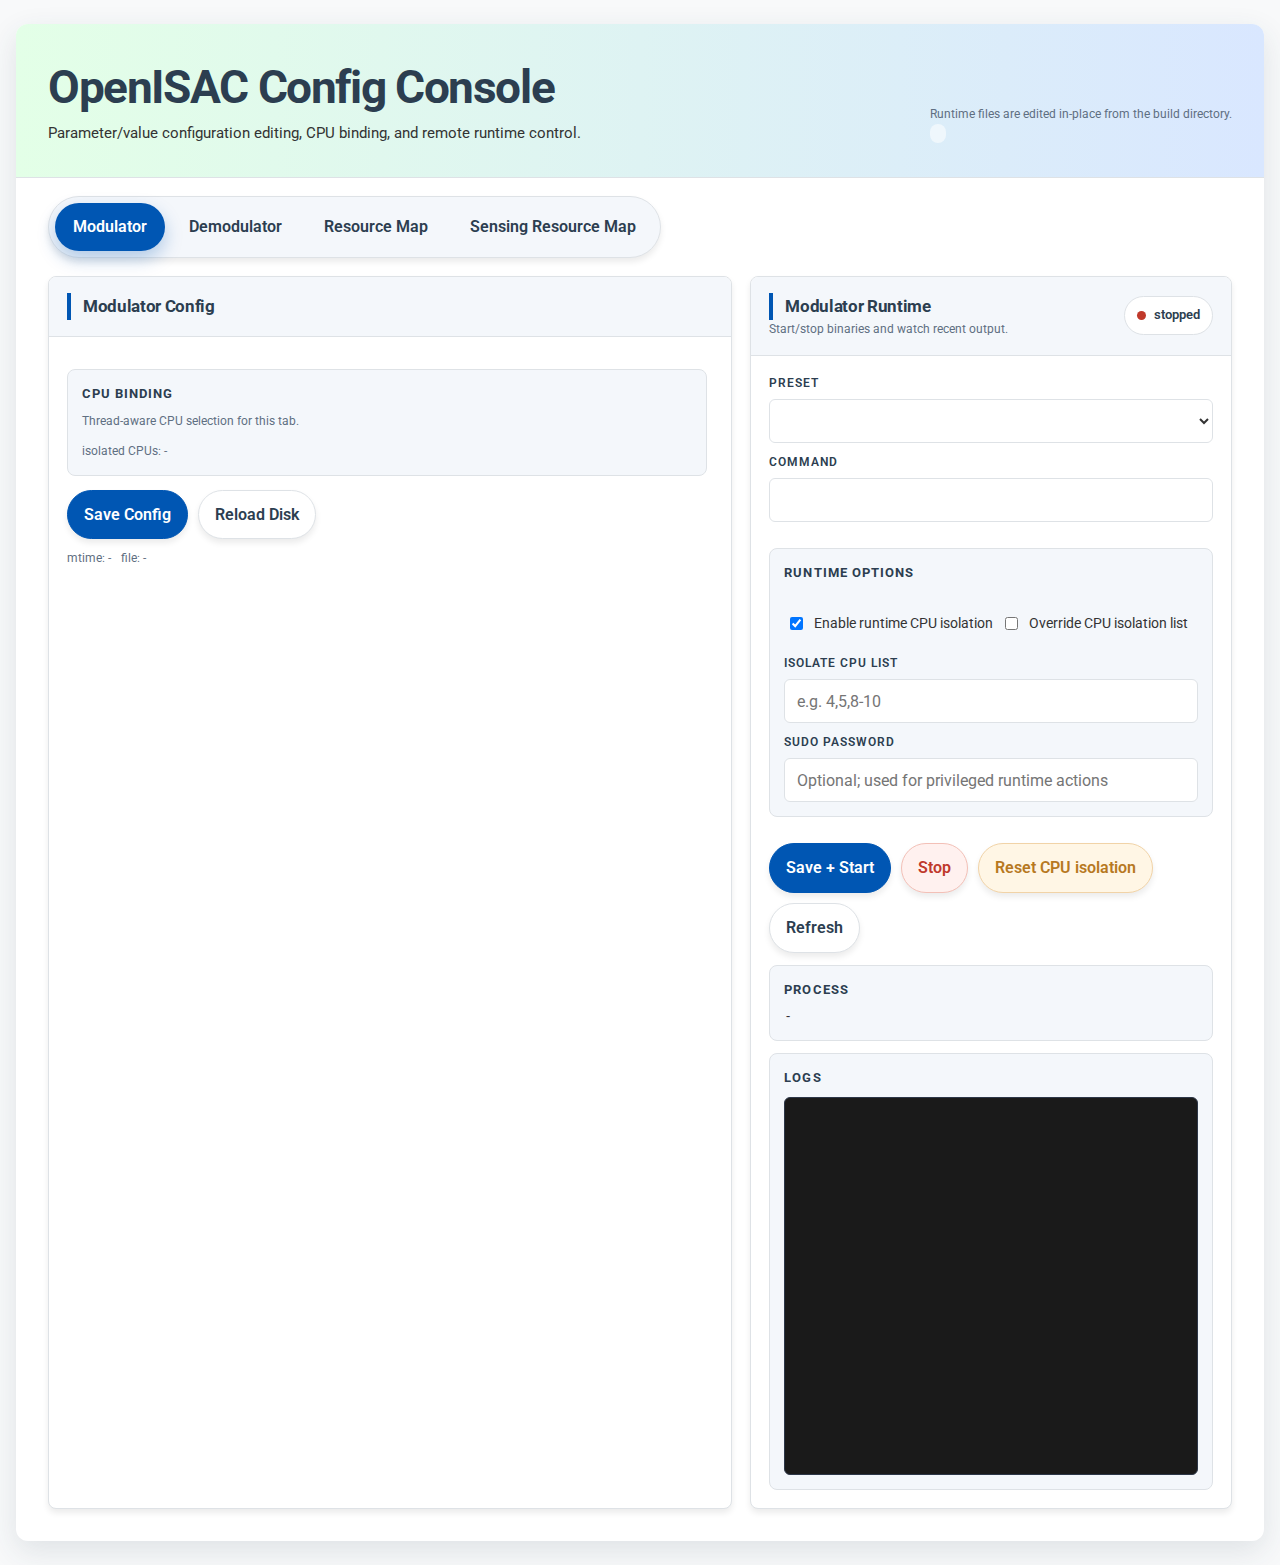
<file: scripts/config_web_editor.html>
<!DOCTYPE html>
<html lang="en">
<head>
  <meta charset="utf-8">
  <meta name="viewport" content="width=device-width, initial-scale=1">
  <title>OpenISAC Config Console</title>
  <link href="https://fonts.googleapis.com/css2?family=Roboto:wght@300;400;500;700&display=swap" rel="stylesheet">
  <style>
    :root {
      --primary-color: #0056b3;
      --primary-strong: #00438c;
      --secondary-color: #2c3e50;
      --background-color: #f8f9fa;
      --surface-color: #ffffff;
      --surface-alt: #f4f7fb;
      --text-color: #333333;
      --muted-color: #5f6f82;
      --border-color: #dee2e6;
      --border-strong: #c8d2dd;
      --ok: #198754;
      --warn: #b7791f;
      --err: #c0392b;
      --shadow: 0 10px 30px rgba(44, 62, 80, 0.12);
      --shadow-soft: 0 4px 6px rgba(0, 0, 0, 0.08);
      --radius: 8px;
      --code-font: "SFMono-Regular", Consolas, "Liberation Mono", Menlo, monospace;
      --ui-font: "Roboto", "Segoe UI", Arial, sans-serif;
    }

    * { box-sizing: border-box; }

    body {
      margin: 0;
      font-family: var(--ui-font);
      line-height: 1.6;
      color: var(--text-color);
      background: var(--background-color);
      min-height: 100vh;
    }

    .shell {
      width: min(1460px, calc(100vw - 32px));
      margin: 24px auto;
      background: var(--surface-color);
      border-radius: 12px;
      box-shadow: var(--shadow);
      overflow: hidden;
    }

    .hero {
      display: flex;
      gap: 24px;
      align-items: end;
      justify-content: space-between;
      padding: 40px 32px 32px;
      background: linear-gradient(90deg, #e3ffe7 0%, #d9e7ff 100%);
      border-bottom: 1px solid var(--border-color);
    }

    .hero h1 {
      margin: 0 0 10px;
      font-size: clamp(34px, 4vw, 46px);
      line-height: 1.02;
      letter-spacing: -0.03em;
      color: var(--secondary-color);
    }

    .hero p, .hero code {
      margin: 0;
      color: var(--text-color);
      font-size: 15px;
    }

    .hero code {
      font-family: var(--code-font);
      font-size: 13px;
      color: var(--secondary-color);
      background: rgba(255, 255, 255, 0.55);
      padding: 2px 8px;
      border-radius: 999px;
    }

    .tabbar {
      display: inline-flex;
      margin: 18px 32px 0;
      padding: 6px;
      gap: 6px;
      border: 1px solid var(--border-color);
      border-radius: 999px;
      background: var(--surface-alt);
      box-shadow: var(--shadow-soft);
    }

    .tab {
      appearance: none;
      border: none;
      border-radius: 999px;
      background: transparent;
      color: var(--secondary-color);
      padding: 11px 18px;
      font: inherit;
      font-weight: 600;
      cursor: pointer;
      transition: 140ms ease;
    }

    .tab.active {
      background: var(--primary-color);
      color: white;
      box-shadow: 0 8px 18px rgba(0, 86, 179, 0.28);
    }

    .grid {
      display: grid;
      grid-template-columns: minmax(0, 1.35fr) minmax(360px, 0.95fr);
      gap: 18px;
      padding: 18px 32px 32px;
    }

    .planner-page {
      padding: 18px 32px 32px;
    }

    .hidden {
      display: none !important;
    }

    .panel {
      background: var(--surface-color);
      border: 1px solid var(--border-color);
      border-radius: var(--radius);
      overflow: hidden;
      box-shadow: var(--shadow-soft);
    }

    .panel-head {
      display: flex;
      align-items: center;
      justify-content: space-between;
      gap: 16px;
      padding: 16px 18px;
      background: var(--surface-alt);
      border-bottom: 1px solid var(--border-color);
    }

    .panel-head h2 {
      margin: 0;
      font-size: 17px;
      letter-spacing: -0.02em;
      color: var(--secondary-color);
      border-left: 4px solid var(--primary-color);
      padding-left: 12px;
    }

    .subtle {
      color: var(--muted-color);
      font-size: 12px;
    }

    .body {
      padding: 18px;
    }

    .config-scroll {
      max-height: 70vh;
      overflow: auto;
      padding-right: 6px;
    }

    .section-card {
      padding: 14px;
      border-radius: var(--radius);
      border: 1px solid var(--border-color);
      background: var(--surface-alt);
    }

    .section-card + .section-card {
      margin-top: 14px;
    }

    .section-card h3 {
      margin: 0 0 10px;
      font-size: 13px;
      text-transform: uppercase;
      letter-spacing: 0.08em;
      color: var(--secondary-color);
    }

    .kv {
      display: grid;
      gap: 10px;
    }

    .kv-row {
      display: grid;
      grid-template-columns: minmax(180px, 0.9fr) minmax(0, 1.2fr);
      gap: 12px;
      align-items: start;
    }

    .key-col {
      min-width: 0;
    }

    .key-col code {
      font-family: var(--code-font);
      font-size: 12px;
      font-weight: 600;
      color: var(--secondary-color);
    }

    .hint {
      margin-top: 4px;
      color: var(--muted-color);
      font-size: 12px;
      line-height: 1.35;
    }

    .value-col input, .value-col textarea, .value-col select {
      width: 100%;
      border: 1px solid var(--border-color);
      border-radius: 6px;
      background: white;
      color: var(--text-color);
      padding: 10px 12px;
      font: inherit;
      transition: border-color 120ms ease, box-shadow 120ms ease;
    }

    .value-col textarea {
      min-height: 84px;
      resize: vertical;
      font-family: var(--code-font);
      font-size: 12px;
      line-height: 1.45;
    }

    .checkbox-row {
      display: inline-flex;
      align-items: center;
      gap: 8px;
      min-height: 42px;
      padding: 0 2px;
      font-size: 14px;
    }

    .checklist-grid {
      display: grid;
      grid-template-columns: repeat(auto-fit, minmax(180px, 1fr));
      gap: 8px 12px;
      padding: 4px 0;
    }

    .checklist-item {
      display: flex;
      align-items: flex-start;
      gap: 8px;
      min-height: 48px;
      padding: 6px 10px;
      border: 1px solid var(--border-color);
      border-radius: 6px;
      background: white;
      font-size: 13px;
    }

    .checklist-item code {
      font-family: var(--code-font);
      font-size: 12px;
      color: var(--secondary-color);
    }

    .checklist-copy {
      display: grid;
      gap: 2px;
      min-width: 0;
    }

    .checklist-copy .hint {
      margin-top: 0;
    }

    .channel-card {
      margin-top: 10px;
      padding: 12px;
      border-radius: 6px;
      border: 1px dashed var(--border-strong);
      background: rgba(255, 255, 255, 0.95);
    }

    .channel-card h4 {
      margin: 0 0 10px;
      font-size: 13px;
      color: var(--primary-color);
    }

    .planner-card {
      display: grid;
      gap: 12px;
      padding: 12px;
      border-radius: 8px;
      border: 1px solid var(--border-color);
      background: rgba(255, 255, 255, 0.96);
    }

    .planner-toolbar {
      display: flex;
      flex-wrap: wrap;
      gap: 10px;
      align-items: end;
    }

    .planner-toolbar .field {
      flex: 1 1 180px;
    }

    .planner-toolbar .field label {
      display: block;
      margin-bottom: 6px;
      font-size: 11px;
      text-transform: uppercase;
      letter-spacing: 0.08em;
      color: var(--muted-color);
      font-weight: 700;
    }

    .planner-toolbar .field select,
    .planner-toolbar .field input {
      width: 100%;
      height: 40px;
      padding: 0 12px;
      border: 1px solid var(--border-color);
      border-radius: 6px;
      background: white;
      color: var(--text-color);
      font: inherit;
    }

    .planner-toolbar .actions {
      margin-top: 0;
    }

    .planner-meta {
      display: flex;
      flex-wrap: wrap;
      gap: 8px;
      font-size: 12px;
      color: var(--muted-color);
    }

    .planner-stat {
      display: inline-flex;
      align-items: center;
      gap: 8px;
      padding: 6px 10px;
      border-radius: 999px;
      background: var(--surface-alt);
      border: 1px solid var(--border-color);
      color: var(--secondary-color);
      font-weight: 600;
    }

    .planner-legend {
      display: flex;
      flex-wrap: wrap;
      gap: 8px;
      font-size: 12px;
      color: var(--muted-color);
    }

    .planner-legend span {
      display: inline-flex;
      align-items: center;
      gap: 6px;
      padding: 4px 8px;
      border-radius: 999px;
      background: var(--surface-alt);
      border: 1px solid var(--border-color);
    }

    .planner-legend i {
      width: 10px;
      height: 10px;
      border-radius: 50%;
      display: inline-block;
    }

    .planner-canvas-wrap {
      position: relative;
      border-radius: 8px;
      border: 1px solid var(--border-strong);
      overflow: hidden;
      background: linear-gradient(180deg, #fbfdff 0%, #eef4fb 100%);
    }

    .planner-canvas {
      display: block;
      width: 100%;
      height: 340px;
      cursor: crosshair;
    }

    .planner-page .planner-canvas {
      height: 620px;
    }

    .planner-standalone-row {
      grid-template-columns: 1fr;
      gap: 16px;
    }

    .planner-standalone-row .key-col {
      max-width: 840px;
    }

    .planner-standalone-row .key-col code {
      font-size: 14px;
    }

    .planner-summary {
      display: grid;
      gap: 10px;
      margin-bottom: 14px;
    }

    .planner-summary .card {
      background: linear-gradient(180deg, #fbfdff 0%, #f3f7fb 100%);
    }

    .planner-targets {
      display: flex;
      flex-wrap: wrap;
      gap: 10px;
      margin-top: 14px;
    }

    .planner-target-note {
      font-size: 13px;
      color: var(--muted-color);
      margin-top: 6px;
    }

    .planner-axis {
      display: flex;
      justify-content: space-between;
      gap: 10px;
      margin-top: 6px;
      font-size: 11px;
      color: var(--muted-color);
      font-family: var(--code-font);
    }

    .planner-coord {
      font-family: var(--code-font);
      color: var(--secondary-color);
    }

    .planner-block-list {
      display: grid;
      gap: 10px;
    }

    .planner-block {
      padding: 10px;
      border-radius: 8px;
      border: 1px dashed var(--border-strong);
      background: var(--surface-alt);
    }

    .planner-block-head {
      display: flex;
      justify-content: space-between;
      align-items: center;
      gap: 8px;
      margin-bottom: 8px;
    }

    .planner-block-head strong {
      color: var(--primary-color);
      font-size: 13px;
    }

    .planner-block-grid {
      display: grid;
      grid-template-columns: repeat(2, minmax(0, 1fr));
      gap: 8px 10px;
    }

    .planner-block-grid label {
      display: block;
      font-size: 11px;
      text-transform: uppercase;
      letter-spacing: 0.08em;
      color: var(--muted-color);
      font-weight: 700;
      margin-bottom: 4px;
    }

    .planner-block-grid input,
    .planner-block-grid select {
      width: 100%;
      height: 38px;
      padding: 0 10px;
      border: 1px solid var(--border-color);
      border-radius: 6px;
      font: inherit;
      background: white;
    }

    .planner-empty {
      padding: 12px;
      border-radius: 8px;
      border: 1px dashed var(--border-strong);
      background: var(--surface-alt);
      color: var(--muted-color);
      font-size: 13px;
    }

    .cpu-table {
      width: 100%;
      border-collapse: collapse;
      font-size: 13px;
    }

    .cpu-table th, .cpu-table td {
      padding: 10px 8px;
      border-bottom: 1px solid var(--border-color);
      text-align: left;
      vertical-align: top;
    }

    .cpu-table th {
      font-size: 11px;
      text-transform: uppercase;
      letter-spacing: 0.08em;
      color: var(--muted-color);
    }

    .cpu-table code {
      font-family: var(--code-font);
      font-size: 12px;
      color: var(--secondary-color);
    }

    .cpu-table input {
      width: 100%;
      min-width: 72px;
      border: 1px solid var(--border-color);
      border-radius: 6px;
      padding: 8px 10px;
      font: inherit;
    }

    .actions, .row, .meta {
      display: flex;
      flex-wrap: wrap;
      gap: 10px;
    }

    .actions {
      margin-top: 14px;
      align-items: center;
    }

    .row {
      align-items: end;
      margin-bottom: 14px;
    }

    .meta {
      margin-top: 10px;
      color: var(--muted-color);
      font-size: 12px;
    }

    .field {
      flex: 1 1 220px;
      min-width: 0;
    }

    .field label {
      display: block;
      margin-bottom: 6px;
      font-size: 12px;
      color: var(--secondary-color);
      font-weight: 600;
      text-transform: uppercase;
      letter-spacing: 0.08em;
    }

    .field input, .field select {
      width: 100%;
      height: 44px;
      padding: 0 12px;
      border-radius: 6px;
      border: 1px solid var(--border-color);
      background: white;
      color: var(--text-color);
      font: inherit;
      transition: border-color 120ms ease, box-shadow 120ms ease;
    }

    .btn {
      appearance: none;
      border: 1px solid var(--border-color);
      border-radius: 999px;
      background: white;
      color: var(--secondary-color);
      padding: 11px 16px;
      font: inherit;
      font-weight: 600;
      cursor: pointer;
      transition: 120ms ease;
      box-shadow: var(--shadow-soft);
    }

    .btn.primary {
      background: var(--primary-color);
      border-color: var(--primary-color);
      color: white;
    }

    .btn.warn {
      background: #fff6e5;
      border-color: #f1d3a7;
      color: var(--warn);
    }

    .btn.danger {
      background: #fff1ef;
      border-color: #f3c0b7;
      color: var(--err);
    }

    .btn:hover {
      transform: translateY(-1px);
      box-shadow: 0 8px 16px rgba(44, 62, 80, 0.14);
    }
    .btn:disabled { opacity: 0.55; cursor: wait; transform: none; }

    .status-card {
      display: grid;
      gap: 12px;
    }

    .pill {
      display: inline-flex;
      align-items: center;
      gap: 8px;
      padding: 8px 12px;
      border-radius: 999px;
      background: white;
      border: 1px solid var(--border-color);
      font-size: 13px;
      font-weight: 600;
      color: var(--secondary-color);
    }

    .pill .dot {
      width: 9px;
      height: 9px;
      border-radius: 50%;
      background: var(--muted-color);
    }

    .pill.running .dot { background: var(--ok); }
    .pill.stopped .dot { background: var(--err); }

    .card {
      padding: 14px;
      border-radius: var(--radius);
      border: 1px solid var(--border-color);
      background: var(--surface-alt);
    }

    .card h3 {
      margin: 0 0 8px;
      font-size: 13px;
      color: var(--secondary-color);
      text-transform: uppercase;
      letter-spacing: 0.08em;
    }

    .mono {
      font-family: var(--code-font);
      font-size: 12px;
      line-height: 1.5;
      word-break: break-word;
      white-space: pre-wrap;
    }

    .logbox {
      min-height: 42vh;
      max-height: 42vh;
      overflow: auto;
      padding: 14px;
      border-radius: 6px;
      background: #1a1a1a;
      color: #f8f8f2;
      border: 1px solid #2d3748;
      font-family: var(--code-font);
      font-size: 12px;
      line-height: 1.45;
      white-space: pre-wrap;
      word-break: break-word;
    }

    .flash {
      min-height: 18px;
      font-size: 13px;
      color: var(--muted-color);
      font-weight: 500;
    }

    .flash.ok { color: var(--ok); }
    .flash.err { color: var(--err); }

    input:focus, textarea:focus, select:focus, .btn:focus, .tab:focus {
      outline: none;
      border-color: var(--primary-color);
      box-shadow: 0 0 0 3px rgba(0, 86, 179, 0.14);
    }

    @media (max-width: 1024px) {
      .grid {
        grid-template-columns: 1fr;
        padding-top: 16px;
      }
      .config-scroll {
        max-height: none;
      }
      .kv-row {
        grid-template-columns: 1fr;
      }
      .logbox {
        min-height: 28vh;
        max-height: 28vh;
      }
      .hero {
        padding: 28px 20px 24px;
        align-items: start;
        flex-direction: column;
      }
      .tabbar {
        margin: 16px 20px 0;
      }
      .grid {
        padding: 16px 20px 20px;
      }
    }
  </style>
</head>
<body>
  <div class="shell">
    <section class="hero">
      <div>
        <h1>OpenISAC Config Console</h1>
        <p>Parameter/value configuration editing, CPU binding, and remote runtime control.</p>
      </div>
      <div class="subtle">
        Runtime files are edited in-place from the build directory.<br>
        <code id="buildDirLabel"></code>
      </div>
    </section>

	    <div class="tabbar" role="tablist">
	      <button class="tab active" data-target="modulator" role="tab">Modulator</button>
	      <button class="tab" data-target="demodulator" role="tab">Demodulator</button>
	      <button class="tab" data-target="planner" role="tab">Resource Map</button>
	      <button class="tab" data-target="sensingPlanner" role="tab">Sensing Resource Map</button>
	    </div>

    <div class="grid" id="configRuntimeView">
      <section class="panel">
        <div class="panel-head">
          <div>
            <h2 id="editorTitle">Modulator Config</h2>
            <div class="subtle" id="configPathLabel"></div>
          </div>
          <div class="flash" id="flash"></div>
        </div>
        <div class="body">
          <div class="config-scroll">
            <div id="configSections"></div>
            <div class="card" style="margin-top: 14px;">
              <h3>CPU Binding</h3>
              <div class="subtle" id="cpuBindingIntro">Thread-aware CPU selection for this tab.</div>
              <div id="cpuBindingTable"></div>
              <div class="meta">
                <span id="cpuListPreview">isolated CPUs: -</span>
              </div>
            </div>
          </div>
          <div class="actions">
            <button class="btn primary" id="saveBtn">Save Config</button>
            <button class="btn" id="reloadBtn">Reload Disk</button>
          </div>
          <div class="meta">
            <span id="mtimeLabel">mtime: -</span>
            <span id="fileStateLabel">file: -</span>
          </div>
        </div>
      </section>

      <section class="panel">
        <div class="panel-head">
          <div>
            <h2 id="runtimeTitle">Modulator Runtime</h2>
            <div class="subtle">Start/stop binaries and watch recent output.</div>
          </div>
          <div class="pill stopped" id="statusPill"><span class="dot"></span><span id="statusText">stopped</span></div>
        </div>
        <div class="body status-card">
          <div class="row">
            <div class="field">
              <label for="presetSelect">Preset</label>
              <select id="presetSelect"></select>
            </div>
            <div class="field">
              <label for="commandInput">Command</label>
              <input id="commandInput" type="text" autocomplete="off">
            </div>
          </div>
          <div class="card">
            <h3>Runtime Options</h3>
            <label class="checkbox-row">
              <input id="isolateToggle" type="checkbox" checked>
              <span>Enable runtime CPU isolation</span>
            </label>
            <label class="checkbox-row" style="margin-top: 10px;">
              <input id="overrideIsolateToggle" type="checkbox">
              <span>Override CPU isolation list</span>
            </label>
            <div class="field" style="margin-top: 10px;">
              <label for="overrideIsolateInput">Isolate CPU List</label>
              <input id="overrideIsolateInput" type="text" autocomplete="off" disabled placeholder="e.g. 4,5,8-10">
            </div>
            <div class="field" style="margin-top: 10px;">
              <label for="sudoPasswordInput">Sudo Password</label>
              <input id="sudoPasswordInput" type="password" autocomplete="current-password" placeholder="Optional; used for privileged runtime actions">
            </div>
          </div>
          <div class="actions">
            <button class="btn primary" id="startBtn">Save + Start</button>
            <button class="btn danger" id="stopBtn">Stop</button>
            <button class="btn warn" id="resetIsolationBtn">Reset CPU isolation</button>
            <button class="btn" id="refreshBtn">Refresh</button>
          </div>
          <div class="card">
            <h3>Process</h3>
            <div class="mono" id="processMeta">-</div>
          </div>
          <div class="card">
            <h3>Logs</h3>
            <div class="logbox" id="logBox"></div>
          </div>
        </div>
      </section>
    </div>

	    <section class="planner-page hidden" id="plannerView">
	      <section class="panel">
	        <div class="panel-head">
	          <div>
	            <h2 id="plannerTitle">Resource Map</h2>
	            <div class="subtle" id="plannerIntro">Plan `data_resource_blocks` on a large time-frequency canvas, snap selections to RE cells, then apply to TX or RX.</div>
	          </div>
	          <div class="flash" id="plannerFlash"></div>
	        </div>
	        <div class="body">
	          <div class="planner-summary" id="plannerSummary"></div>
	          <div id="plannerHost"></div>
	          <div class="planner-targets">
		            <button class="btn" id="loadPlannerTxBtn">Load from Modulator</button>
		            <button class="btn" id="loadPlannerRxBtn">Load from Demodulator</button>
		            <button class="btn primary" id="applyPlannerTxBtn">Apply to Modulator</button>
		            <button class="btn primary" id="applyPlannerRxBtn">Apply to Demodulator</button>
	          </div>
          <div class="planner-target-note" id="plannerTargetNote"></div>
        </div>
      </section>
    </section>
  </div>

  <script>
    const APP = {{APP_STATE_JSON}};

    const tabs = Array.from(document.querySelectorAll('.tab'));
    const flash = document.getElementById('flash');
    const plannerFlash = document.getElementById('plannerFlash');
    const saveBtn = document.getElementById('saveBtn');
    const reloadBtn = document.getElementById('reloadBtn');
    const presetSelect = document.getElementById('presetSelect');
    const commandInput = document.getElementById('commandInput');
    const startBtn = document.getElementById('startBtn');
    const stopBtn = document.getElementById('stopBtn');
    const resetIsolationBtn = document.getElementById('resetIsolationBtn');
    const refreshBtn = document.getElementById('refreshBtn');
    const configPathLabel = document.getElementById('configPathLabel');
    const buildDirLabel = document.getElementById('buildDirLabel');
    const editorTitle = document.getElementById('editorTitle');
    const runtimeTitle = document.getElementById('runtimeTitle');
    const mtimeLabel = document.getElementById('mtimeLabel');
    const fileStateLabel = document.getElementById('fileStateLabel');
    const processMeta = document.getElementById('processMeta');
    const statusPill = document.getElementById('statusPill');
    const statusText = document.getElementById('statusText');
    const logBox = document.getElementById('logBox');
    const configSections = document.getElementById('configSections');
    const cpuBindingTable = document.getElementById('cpuBindingTable');
    const cpuListPreview = document.getElementById('cpuListPreview');
    const isolateToggle = document.getElementById('isolateToggle');
    const overrideIsolateToggle = document.getElementById('overrideIsolateToggle');
    const overrideIsolateInput = document.getElementById('overrideIsolateInput');
    const sudoPasswordInput = document.getElementById('sudoPasswordInput');
	    const configRuntimeView = document.getElementById('configRuntimeView');
	    const plannerView = document.getElementById('plannerView');
	    const plannerTitle = document.getElementById('plannerTitle');
	    const plannerIntro = document.getElementById('plannerIntro');
	    const plannerSummary = document.getElementById('plannerSummary');
	    const plannerHost = document.getElementById('plannerHost');
	    const loadPlannerTxBtn = document.getElementById('loadPlannerTxBtn');
	    const loadPlannerRxBtn = document.getElementById('loadPlannerRxBtn');
	    const applyPlannerTxBtn = document.getElementById('applyPlannerTxBtn');
	    const applyPlannerRxBtn = document.getElementById('applyPlannerRxBtn');
	    const plannerTargetNote = document.getElementById('plannerTargetNote');

	    let currentTab = 'modulator';
	    const cache = {};
	    const specialPlannerTabs = new Set(['planner', 'sensingPlanner']);

    function setFlash(message, kind = '') {
      for (const node of [flash, plannerFlash]) {
        node.textContent = message || '';
        node.className = 'flash' + (kind ? ' ' + kind : '');
      }
    }

    async function api(path, options = {}) {
      const response = await fetch(path, {
        headers: { 'Content-Type': 'application/json' },
        ...options,
      });
      const text = await response.text();
      let payload = {};
      try {
        payload = text ? JSON.parse(text) : {};
      } catch {
        payload = { ok: false, error: text || 'Invalid JSON response' };
      }
      if (!response.ok || payload.ok === false) {
        throw new Error(payload.error || response.statusText || 'Request failed');
      }
      return payload;
    }

	    function modelForTab(tabName) {
	      return cache[tabName]?.config || null;
	    }

	    function plannerSpec(tabName = currentTab) {
	      if (tabName === 'sensingPlanner') {
	        return {
	          cacheKey: 'sensingPlanner',
	          fieldKey: 'sensing_mask_blocks',
		          title: 'Sensing Resource Map',
	          intro: 'Plan sensing time-frequency resources on a large canvas, choose whether to load from the modulator or demodulator config, then apply back to either side.',
		          summaryTitle: 'Sensing Resource Map',
		          loadedFromLabel: 'current sensing resource map tab',
	          metricLabel: 'sensing RE',
	          missingMode: 'disabled',
	          note: 'Selections are snapped to integer RE cells on drag release. STRD-based mode writes `sensing_output_mode=dense`. Custom Blocks writes `sensing_output_mode=compact_mask` plus `sensing_mask_blocks`. If every selected symbol uses the same subcarrier set and symbols are equally spaced across the frame ring, compact sensing can enable MTI and local Delay-Doppler; in that mode `range_fft_size` must cover the selected subcarrier count and `doppler_fft_size` must cover the selected symbol count. Load pulls `sensing_mask_blocks` from Modulator.yaml or Demodulator.yaml. Apply writes the current sensing resource plan back to either file.',
	        };
	      }
	      return {
	        cacheKey: 'planner',
	        fieldKey: 'data_resource_blocks',
		        title: 'Resource Map',
	        intro: 'Plan `data_resource_blocks` on a large time-frequency canvas, choose whether each block carries payload or sensing pilot, then load/apply the result to the modulator or demodulator config.',
		        summaryTitle: 'Resource Map',
		        loadedFromLabel: 'current resource map tab',
	        metricLabel: 'payload RE',
	        missingMode: 'legacy',
	        note: 'Selections are snapped to integer RE cells on drag release. Each `data_resource_blocks` entry can be `payload` or `sensing_pilot`. Sensing-pilot RE transmit the sync-symbol sequence on the same subcarriers, but are excluded from payload extraction and payload modulation. Load pulls `data_resource_blocks` from Modulator.yaml or Demodulator.yaml. Apply writes the current planner state back to either file.',
	      };
	    }

	    function updateTabVisuals() {
	      for (const tabButton of tabs) {
	        tabButton.classList.toggle('active', tabButton.dataset.target === currentTab);
	      }
	      const plannerModeActive = specialPlannerTabs.has(currentTab);
	      configRuntimeView.classList.toggle('hidden', plannerModeActive);
	      plannerView.classList.toggle('hidden', !plannerModeActive);
	      if (plannerModeActive) {
	        buildDirLabel.textContent = APP.build_dir;
	        return;
      }
      const label = APP.tabs[currentTab].label;
      editorTitle.textContent = label + ' Config';
      runtimeTitle.textContent = label + ' Runtime';
      buildDirLabel.textContent = APP.build_dir;
      updateRuntimeOptionControls();
    }

    function populatePresets(tab) {
      presetSelect.innerHTML = '';
      for (const preset of APP.tabs[tab].presets) {
        const option = document.createElement('option');
        option.value = preset.command;
        option.textContent = preset.label;
        presetSelect.appendChild(option);
      }
      const draftCommand = cache[tab]?.draftCommand || APP.tabs[tab].default_command;
      const matched = APP.tabs[tab].presets.find((preset) => preset.command === draftCommand);
      presetSelect.value = matched ? matched.command : APP.tabs[tab].presets[0].command;
    }

    function parseIntOrNull(text) {
      if (text === null || text === undefined) return null;
      const trimmed = String(text).trim();
      if (!trimmed) return null;
      const value = Number.parseInt(trimmed, 10);
      return Number.isFinite(value) ? value : null;
    }

    function currentModel() {
      return modelForTab(currentTab);
    }

    function currentRuntimePrefs(tab = currentTab) {
      if (!cache[tab]) cache[tab] = {};
      if (!cache[tab].runtimePrefs) {
        cache[tab].runtimePrefs = { isolateCpu: true, overrideIsolate: false, customCpuSpec: '' };
      }
      return cache[tab].runtimePrefs;
    }

    function defaultCpuSpec() {
      const model = currentModel();
      if (!model?.cpu_cores?.values) return '';
      const unique = [...new Set(model.cpu_cores.values)].sort((a, b) => a - b);
      return unique.join(',');
    }

    function updateRuntimeOptionControls() {
      const prefs = currentRuntimePrefs(currentTab);
      const defaultSpec = defaultCpuSpec();
      isolateToggle.checked = prefs.isolateCpu;
      overrideIsolateToggle.checked = prefs.overrideIsolate;
      if (!prefs.overrideIsolate) {
        overrideIsolateInput.value = defaultSpec;
      } else {
        if (!prefs.customCpuSpec) {
          prefs.customCpuSpec = defaultSpec;
        }
        overrideIsolateInput.value = prefs.customCpuSpec;
      }
      overrideIsolateInput.disabled = !prefs.isolateCpu || !prefs.overrideIsolate;
    }

    function findField(model, key) {
      if (!model?.sections) return null;
      for (const section of model.sections) {
        for (const field of section.fields) {
          if (field.key === key) return field;
        }
      }
      return null;
    }

    function parseFlowListInts(field) {
      if (!field) return [];
      const raw = field.value_text ?? field.value ?? '';
      if (Array.isArray(raw)) {
        return raw
          .map((item) => parseIntOrNull(item))
          .filter((value) => value !== null);
      }
      return String(raw)
        .split(',')
        .map((item) => parseIntOrNull(item))
        .filter((value) => value !== null);
    }

	    function plannerConfig(tabName = specialPlannerTabs.has(currentTab) ? 'modulator' : currentTab) {
      const model = modelForTab(tabName);
      if (!model) {
        return {
          fftSize: 1024,
          numSymbols: 100,
          syncPos: 1,
          pilotPositions: [],
          pilotSet: new Set(),
          dataSymbols: Array.from({ length: 99 }, (_value, index) => index + 1),
          actualToDataSymbol: [],
          nonPilotSubcarriers: Array.from({ length: 1024 }, (_value, index) => index),
          subcarrierToNonPilot: Array.from({ length: 1024 }, (_value, index) => index),
          nonPilotPerSymbol: 1024,
          totalNonPilotRe: 99 * 1024,
          rangeFftSize: 1024,
          dopplerFftSize: 100,
          sensingSymbolNum: 100,
        };
      }
      const fftSize = Math.max(1, parseIntOrNull(findField(model, 'fft_size')?.value_text ?? '') ?? 1024);
      const numSymbols = Math.max(1, parseIntOrNull(findField(model, 'num_symbols')?.value_text ?? '') ?? 100);
      const rangeFftSize = Math.max(1, parseIntOrNull(findField(model, 'range_fft_size')?.value_text ?? '') ?? fftSize);
      const dopplerFftSize = Math.max(1, parseIntOrNull(findField(model, 'doppler_fft_size')?.value_text ?? '') ?? 100);
      const sensingSymbolNum = Math.max(1, parseIntOrNull(findField(model, 'sensing_symbol_num')?.value_text ?? '') ?? numSymbols);
      const syncPos = Math.min(
        numSymbols - 1,
        Math.max(0, parseIntOrNull(findField(model, 'sync_pos')?.value_text ?? '') ?? 0),
      );
	      const pilotPositions = parseFlowListInts(findField(model, 'pilot_positions'))
	        .filter((value) => value >= 0 && value < fftSize);
        const dataResourceField = findField(model, 'data_resource_blocks');
        const sensingPilotBlocks = (!dataResourceField || plannerMode(dataResourceField) !== 'custom')
          ? []
          : plannerBlocks(dataResourceField)
            .filter((block) => payloadBlockKind(block) === 'sensing_pilot');
	      const pilotSet = new Set(pilotPositions);
      const actualToDataSymbol = new Array(numSymbols).fill(-1);
      const dataSymbols = [];
      for (let sym = 0; sym < numSymbols; sym += 1) {
        if (sym === syncPos) continue;
        actualToDataSymbol[sym] = dataSymbols.length;
        dataSymbols.push(sym);
      }
      const subcarrierToNonPilot = new Array(fftSize).fill(-1);
      const nonPilotSubcarriers = [];
      for (let sc = 0; sc < fftSize; sc += 1) {
        if (pilotSet.has(sc)) continue;
        subcarrierToNonPilot[sc] = nonPilotSubcarriers.length;
        nonPilotSubcarriers.push(sc);
      }
      return {
        fftSize,
        numSymbols,
        syncPos,
        pilotPositions,
        pilotSet,
        dataSymbols,
        actualToDataSymbol,
        nonPilotSubcarriers,
        subcarrierToNonPilot,
	        nonPilotPerSymbol: nonPilotSubcarriers.length,
	        totalNonPilotRe: nonPilotSubcarriers.length * dataSymbols.length,
	        rangeFftSize,
	        dopplerFftSize,
	        sensingSymbolNum,
          sensingPilotBlocks,
	      };
	    }

    function defaultPlannerBlock(config) {
      const symbolStart = config.dataSymbols.length ? config.dataSymbols[0] : 0;
      return {
        kind: 'payload',
        symbol_start: symbolStart,
        symbol_count: Math.max(1, Math.min(4, config.dataSymbols.length || 1)),
        subcarrier_start: 0,
        subcarrier_count: Math.max(1, Math.min(128, config.fftSize)),
      };
    }

    function syncSymbolsOnlyPlannerBlocks(config) {
      return [{
        symbol_start: config.syncPos,
        symbol_count: 1,
        subcarrier_start: 0,
        subcarrier_count: Math.max(1, config.fftSize),
      }];
    }

	    function knownSymbolsOnlyPlannerBlocks(config) {
	      const blocks = syncSymbolsOnlyPlannerBlocks(config);
	      for (const pilot of config.pilotPositions) {
	        blocks.push({
	          symbol_start: 0,
          symbol_count: Math.max(1, config.numSymbols),
          subcarrier_start: pilot,
	          subcarrier_count: 1,
	        });
	      }
        for (const block of (config.sensingPilotBlocks || [])) {
          blocks.push({
            symbol_start: block.symbol_start,
            symbol_count: block.symbol_count,
            subcarrier_start: block.subcarrier_start,
            subcarrier_count: block.subcarrier_count,
          });
        }
	      return blocks;
	    }

      function sensingPilotsOnlyPlannerBlocks(config) {
        return (config.sensingPilotBlocks || []).map((block) => ({
          symbol_start: block.symbol_start,
          symbol_count: block.symbol_count,
          subcarrier_start: block.subcarrier_start,
          subcarrier_count: block.subcarrier_count,
        }));
      }

    function guardBandPlannerBlocks(config) {
      const blocks = [];
      const symbolCount = Math.max(1, config.numSymbols);
      const firstStart = 1;
      const firstEnd = Math.min(config.fftSize - 1, 489);
      if (firstEnd >= firstStart) {
        blocks.push({
          kind: 'payload',
          symbol_start: 0,
          symbol_count: symbolCount,
          subcarrier_start: firstStart,
          subcarrier_count: firstEnd - firstStart + 1,
        });
      }
      const secondStart = 535;
      const secondEnd = config.fftSize - 1;
      if (secondEnd >= secondStart) {
        blocks.push({
          kind: 'payload',
          symbol_start: 0,
          symbol_count: symbolCount,
          subcarrier_start: secondStart,
          subcarrier_count: secondEnd - secondStart + 1,
        });
      }
      if (!blocks.length && config.fftSize > 1) {
        blocks.push({
          kind: 'payload',
          symbol_start: 0,
          symbol_count: symbolCount,
          subcarrier_start: 1,
          subcarrier_count: config.fftSize - 1,
        });
      }
      return blocks;
    }

	    function plannerKind(field) {
      if (field?.key === 'sensing_mask_blocks') return 'sensing_mask';
      if (field?.key === 'data_resource_blocks') return 'payload';
	      return field?.planner_kind || 'payload';
	    }

    function plannerMode(field) {
      if (field.mode) return field.mode;
      if (plannerKind(field) === 'payload' && field.allow_omit && !field.items?.length) return 'legacy';
      if (plannerKind(field) === 'sensing_mask') return 'strd';
      return field.items?.length ? 'custom' : 'disabled';
    }

    function plannerBlocks(field) {
      return Array.isArray(field.items) ? field.items : [];
    }

    function payloadBlockKind(block) {
      const raw = String(block?.kind || 'payload').trim().toLowerCase().replace(/[\s-]+/g, '_');
      return raw === 'sensing_pilot' ? 'sensing_pilot' : 'payload';
    }

    function plannerBlockToRect(block, config) {
      const symbolStart = parseIntOrNull(block.symbol_start);
      const symbolCount = parseIntOrNull(block.symbol_count);
      const subcarrierStart = parseIntOrNull(block.subcarrier_start);
      const subcarrierCount = parseIntOrNull(block.subcarrier_count);
      if (
        symbolStart === null || symbolCount === null || symbolCount <= 0 ||
        subcarrierStart === null || subcarrierCount === null || subcarrierCount <= 0
      ) {
        return null;
      }
      if (symbolStart >= config.numSymbols || subcarrierStart >= config.fftSize) {
        return null;
      }
      return {
        symbolStart,
        symbolEnd: Math.min(config.numSymbols - 1, symbolStart + symbolCount - 1),
        subcarrierStart,
        subcarrierEnd: Math.min(config.fftSize - 1, subcarrierStart + subcarrierCount - 1),
      };
    }

    function analyzeSensingCompactMask(blocks, config) {
      const totalGridRe = config.numSymbols * config.fftSize;
      const mask = new Uint8Array(totalGridRe);
      for (const block of blocks) {
        const rect = plannerBlockToRect(block, config);
        if (!rect) continue;
        for (let sym = rect.symbolStart; sym <= rect.symbolEnd; sym += 1) {
          const rowBase = sym * config.fftSize;
          for (let sc = rect.subcarrierStart; sc <= rect.subcarrierEnd; sc += 1) {
            mask[rowBase + sc] = 1;
          }
        }
      }

      const selectedSymbols = [];
      const perSymbolSubcarriers = [];
      for (let sym = 0; sym < config.numSymbols; sym += 1) {
        const row = [];
        const rowBase = sym * config.fftSize;
        for (let sc = 0; sc < config.fftSize; sc += 1) {
          if (mask[rowBase + sc]) {
            row.push(sc);
          }
        }
        if (row.length) {
          selectedSymbols.push(sym);
          perSymbolSubcarriers.push(row);
        }
      }

      const result = {
        regularCompatible: false,
        localDelayDopplerSupported: false,
        selectedSymbolCount: selectedSymbols.length,
        commonSubcarrierCount: perSymbolSubcarriers[0]?.length || 0,
        implicitStride: 0,
        selectedSymbols,
        commonSubcarriers: perSymbolSubcarriers[0] ? [...perSymbolSubcarriers[0]] : [],
        reason: '',
        requiredRangeBins: perSymbolSubcarriers[0]?.length || 0,
        requiredDopplerBins: selectedSymbols.length,
      };

      if (!selectedSymbols.length) {
        result.reason = 'no sensing RE selected';
        return result;
      }
      if (!result.commonSubcarrierCount) {
        result.reason = 'selected symbols have no subcarriers';
        return result;
      }

      for (let row = 1; row < perSymbolSubcarriers.length; row += 1) {
        const current = perSymbolSubcarriers[row];
        if (current.length !== result.commonSubcarrierCount) {
          result.reason = 'selected subcarrier count differs across symbols';
          return result;
        }
        for (let idx = 0; idx < current.length; idx += 1) {
          if (current[idx] !== result.commonSubcarriers[idx]) {
            result.reason = 'selected subcarrier set differs across symbols';
            return result;
          }
        }
      }

      let expectedGap = config.numSymbols;
      if (selectedSymbols.length > 1) {
        expectedGap = selectedSymbols[1] - selectedSymbols[0];
      }
      if (expectedGap <= 0) {
        result.reason = 'selected symbols must be strictly increasing';
        return result;
      }
      for (let idx = 1; idx < selectedSymbols.length; idx += 1) {
        if (selectedSymbols[idx] - selectedSymbols[idx - 1] !== expectedGap) {
          result.reason = 'selected symbols are not equally spaced';
          return result;
        }
      }
      const wrapGap = config.numSymbols + selectedSymbols[0] - selectedSymbols[selectedSymbols.length - 1];
      if (wrapGap !== expectedGap) {
        result.reason = 'selected symbols are not equally spaced across frame wrap-around';
        return result;
      }

      result.regularCompatible = true;
      result.implicitStride = expectedGap;
      if (config.rangeFftSize < result.requiredRangeBins) {
        result.reason = `range_fft_size ${config.rangeFftSize} < required ${result.requiredRangeBins}`;
        return result;
      }
      if (config.dopplerFftSize < result.requiredDopplerBins) {
        result.reason = `doppler_fft_size ${config.dopplerFftSize} < required ${result.requiredDopplerBins}`;
        return result;
      }
      result.localDelayDopplerSupported = true;
      return result;
    }

    function plannerStats(field, config) {
      const mode = plannerMode(field);
      const blocks = plannerBlocks(field);
      const kind = plannerKind(field);
      const totalGridRe = config.numSymbols * config.fftSize;
      if (mode === 'legacy') {
        return {
          mode,
          kind,
          payloadCount: config.totalNonPilotRe,
          totalCount: config.totalNonPilotRe,
          strippedSync: 0,
          strippedPilot: 0,
          overlaps: 0,
          blocks,
        };
      }
      if (mode === 'disabled') {
        return {
          mode,
          kind,
          payloadCount: 0,
          totalCount: kind === 'payload' ? config.totalNonPilotRe : totalGridRe,
          strippedSync: 0,
          strippedPilot: 0,
          overlaps: 0,
          blocks,
        };
      }

      if (kind === 'sensing_mask' && mode === 'strd') {
        return {
          mode,
          kind,
          payloadCount: 0,
          totalCount: totalGridRe,
          strippedSync: 0,
          strippedPilot: 0,
          overlaps: 0,
          blocks,
          compactAnalysis: null,
        };
      }

      if (kind === 'sensing_mask') {
        const mask = new Uint8Array(totalGridRe);
        let selectedCount = 0;
        let overlaps = 0;
        for (const block of blocks) {
          const rect = plannerBlockToRect(block, config);
          if (!rect) continue;
          for (let sym = rect.symbolStart; sym <= rect.symbolEnd; sym += 1) {
            const rowBase = sym * config.fftSize;
            for (let sc = rect.subcarrierStart; sc <= rect.subcarrierEnd; sc += 1) {
              const flatIndex = rowBase + sc;
              if (mask[flatIndex]) {
                overlaps += 1;
                continue;
              }
              mask[flatIndex] = 1;
              selectedCount += 1;
            }
          }
        }
        return {
          mode,
          kind,
          payloadCount: selectedCount,
          totalCount: totalGridRe,
          strippedSync: 0,
          strippedPilot: 0,
          overlaps,
          blocks,
          compactAnalysis: analyzeSensingCompactMask(blocks, config),
        };
      }

      const payloadMask = new Uint8Array(config.totalNonPilotRe);
      const sensingPilotMask = new Uint8Array(config.totalNonPilotRe);
      let payloadCount = 0;
      let sensingPilotCount = 0;
      let strippedSync = 0;
      let strippedPilot = 0;
      let overlaps = 0;
      let crossKindOverlap = 0;
      for (const block of blocks) {
        const rect = plannerBlockToRect(block, config);
        if (!rect) continue;
        const blockKind = payloadBlockKind(block);
	        for (let sym = rect.symbolStart; sym <= rect.symbolEnd; sym += 1) {
	          if (sym === config.syncPos) {
              if (blockKind === 'payload') {
	                strippedSync += rect.subcarrierEnd - rect.subcarrierStart + 1;
              }
	            continue;
	          }
          const dataSymbolIndex = config.actualToDataSymbol[sym];
          if (dataSymbolIndex < 0) continue;
          const rowBase = dataSymbolIndex * config.nonPilotPerSymbol;
          for (let sc = rect.subcarrierStart; sc <= rect.subcarrierEnd; sc += 1) {
            if (config.pilotSet.has(sc)) {
              strippedPilot += 1;
              continue;
            }
            const nonPilotIndex = config.subcarrierToNonPilot[sc];
            if (nonPilotIndex < 0) continue;
            const flatIndex = rowBase + nonPilotIndex;
            if (blockKind === 'sensing_pilot') {
              if (sensingPilotMask[flatIndex]) {
                overlaps += 1;
                continue;
              }
              if (payloadMask[flatIndex]) {
                crossKindOverlap += 1;
              }
              sensingPilotMask[flatIndex] = 1;
              continue;
            }
            if (payloadMask[flatIndex]) {
              overlaps += 1;
              continue;
            }
            if (sensingPilotMask[flatIndex]) {
              crossKindOverlap += 1;
            }
            payloadMask[flatIndex] = 1;
          }
        }
      }
      for (let idx = 0; idx < payloadMask.length; idx += 1) {
        if (sensingPilotMask[idx]) {
          sensingPilotCount += 1;
          payloadMask[idx] = 0;
        }
        if (payloadMask[idx]) {
          payloadCount += 1;
        }
      }
        return {
          mode,
          kind,
          payloadCount,
          sensingPilotCount,
          totalCount: config.totalNonPilotRe,
          strippedSync,
          strippedPilot,
          overlaps,
          crossKindOverlap,
          blocks,
          compactAnalysis: null,
        };
      }

    function clonePlannerItems(items) {
      return Array.isArray(items) ? structuredClone(items) : [];
    }

	    function plannerFieldForTab(tabName, spec = plannerSpec()) {
	      const model = modelForTab(tabName);
	      return model ? findField(model, spec.fieldKey) : null;
	    }

	    function plannerSnapshotForTab(tabName, spec = plannerSpec()) {
	      const field = plannerFieldForTab(tabName, spec);
	      if (!field) {
	        return { mode: spec.missingMode, items: [] };
	      }
	      return {
	        mode: plannerMode(field),
	        items: clonePlannerItems(plannerBlocks(field)),
	      };
	    }

    function plannerSnapshotEquals(left, right) {
      return JSON.stringify(left) === JSON.stringify(right);
    }

	    function ensurePlannerState(force = false, spec = plannerSpec()) {
	      if (!cache._plannerStates) {
	        cache._plannerStates = {};
	      }
	      const txSnapshot = plannerSnapshotForTab('modulator', spec);
	      const rxSnapshot = plannerSnapshotForTab('demodulator', spec);
	      const mismatch = !plannerSnapshotEquals(txSnapshot, rxSnapshot);
	      const state = cache._plannerStates[spec.cacheKey];
	      if (!state || force || !state.dirty) {
	        const useRxSnapshot = txSnapshot.mode === spec.missingMode && !txSnapshot.items.length &&
	          (rxSnapshot.mode !== spec.missingMode || rxSnapshot.items.length);
	        const source = useRxSnapshot ? APP.tabs.demodulator.label : APP.tabs.modulator.label;
	        const chosen = useRxSnapshot ? rxSnapshot : txSnapshot;
	        cache._plannerStates[spec.cacheKey] = {
	          key: spec.fieldKey,
		          planner_kind: spec.fieldKey === 'sensing_mask_blocks' ? 'sensing_mask' : 'payload',
		          comment: spec.fieldKey === 'sensing_mask_blocks'
		            ? 'Optional compact sensing RE rectangles'
		            : 'Optional payload / sensing-pilot RE rectangles',
		          display_comment: spec.fieldKey === 'sensing_mask_blocks'
		            ? 'Plan compact sensing rectangles on a dedicated grid, then write them to TX or RX.'
		            : 'Plan payload or sensing-pilot rectangles on a dedicated grid, then apply them to TX or RX.',
	          allow_omit: true,
	          mode: chosen.mode,
	          items: clonePlannerItems(chosen.items),
	          baseTab: 'modulator',
	          loadedFrom: mismatch ? source : 'shared',
          dirty: false,
	          txSnapshot,
	          rxSnapshot,
	          mismatch,
	        };
	      } else {
	        cache._plannerStates[spec.cacheKey].txSnapshot = txSnapshot;
	        cache._plannerStates[spec.cacheKey].rxSnapshot = rxSnapshot;
	        cache._plannerStates[spec.cacheKey].mismatch = mismatch;
	      }
	      return cache._plannerStates[spec.cacheKey];
	    }

	    function refreshPlannerComparisonState(spec = plannerSpec()) {
	      const state = cache._plannerStates?.[spec.cacheKey];
	      if (!state) return null;
	      state.txSnapshot = plannerSnapshotForTab('modulator', spec);
	      state.rxSnapshot = plannerSnapshotForTab('demodulator', spec);
	      state.mismatch = !plannerSnapshotEquals(state.txSnapshot, state.rxSnapshot);
	      return state;
	    }

    function validatePlannerForTab(tabName, plannerField) {
      const config = plannerConfig(tabName);
      if (!plannerField) return null;
      if (plannerMode(plannerField) !== 'custom') {
        return null;
      }
      const items = plannerBlocks(plannerField);
      for (let index = 0; index < items.length; index += 1) {
        const block = items[index];
        const symbolStart = parseIntOrNull(block.symbol_start);
        const symbolCount = parseIntOrNull(block.symbol_count);
        const subcarrierStart = parseIntOrNull(block.subcarrier_start);
        const subcarrierCount = parseIntOrNull(block.subcarrier_count);
        if (
          symbolStart === null || symbolCount === null ||
          subcarrierStart === null || subcarrierCount === null
        ) {
          return `Block ${index + 1} has incomplete coordinates.`;
        }
	        if (symbolStart < 0 || subcarrierStart < 0 || symbolCount <= 0 || subcarrierCount <= 0) {
	          return `Block ${index + 1} must use non-negative starts and positive counts.`;
	        }
        if (plannerKind(plannerField) === 'payload') {
          const blockKind = payloadBlockKind(block);
          if (!['payload', 'sensing_pilot'].includes(blockKind)) {
            return `Block ${index + 1} must use payload or sensing_pilot type.`;
          }
        }
	        if (symbolStart + symbolCount > config.numSymbols) {
	          return `Block ${index + 1} exceeds ${APP.tabs[tabName].label} symbol range (${config.numSymbols}).`;
	        }
        if (subcarrierStart + subcarrierCount > config.fftSize) {
          return `Block ${index + 1} exceeds ${APP.tabs[tabName].label} FFT range (${config.fftSize}).`;
        }
      }
      return null;
    }

    function makeSensingChannelItem(field, index, existingItems) {
      const baseSource = existingItems[0] && typeof existingItems[0] === 'object'
        ? structuredClone(existingItems[0])
        : structuredClone(field.default_item || {});
      const item = {};
      for (const sub of (field.item_fields || [])) {
        if (Object.prototype.hasOwnProperty.call(baseSource, sub.key)) {
          item[sub.key] = baseSource[sub.key];
        } else {
          item[sub.key] = sub.kind === 'bool' ? false : '';
        }
      }
      if (Object.prototype.hasOwnProperty.call(item, 'usrp_channel')) {
        const baseChannel = parseIntOrNull(baseSource.usrp_channel);
        item.usrp_channel = baseChannel === null ? index : baseChannel + index;
      }
      return item;
    }

    function ensureSensingChannelItems() {
      const model = currentModel();
      if (!model) return;
      const field = findField(model, 'sensing_rx_channels');
      if (!field) return;
      const countField = findField(model, 'sensing_rx_channel_count');
      const countRaw = countField ? (countField.value_text ?? countField.value ?? '') : '';
      const count = Math.max(0, parseIntOrNull(countRaw) ?? 0);
      const items = Array.isArray(field.items) ? field.items : [];
      field.items = items;
      while (items.length < count) {
        items.push(makeSensingChannelItem(field, items.length, items));
      }
      while (items.length > count) {
        items.pop();
      }
    }

	    function renderDataResourcePlanner(field, options = {}) {
	      const sourceTab = options.sourceTab || currentTab;
	      const standalone = Boolean(options.standalone);
      const readOnly = Boolean(options.readOnly);
	      const onChange = typeof options.onChange === 'function' ? options.onChange : () => {};
	      const kind = plannerKind(field);
	      const isPayloadPlanner = kind === 'payload';
	      const isSensingPlanner = kind === 'sensing_mask';
	      if (isPayloadPlanner && !field.new_block_kind) {
	        field.new_block_kind = 'payload';
	      }
	      const plannerTitle = isPayloadPlanner ? 'Resource Map' : 'Sensing Resource Map';
	      const plannerModeLabel = isPayloadPlanner ? 'Resource Mapping Mode' : 'Sensing Resource Mode';
	      const legacyOption = isPayloadPlanner
	        ? '<option value="legacy">Legacy Full Grid</option>'
	        : '';
	      const customOptionLabel = isPayloadPlanner ? 'Custom Blocks' : 'Custom Blocks';
	      const disabledOptionLabel = isPayloadPlanner ? 'Disable Payload' : 'Disable Compact Mask';
	      const sensingModeOptions = isSensingPlanner
	        ? '<option value="strd">STRD-based</option><option value="custom">Custom Blocks</option>'
	        : '';
	      const presetOptions = isPayloadPlanner
	        ? '<option value="guard_band_grid">Guard Band Grid</option>'
	        : '<option value="sync_symbols_only">Sync symbols only</option><option value="known_symbols_only">Known symbols only</option><option value="sensing_pilots_only">Sensing pilots only</option>';
	      field.items = plannerBlocks(field);
	      field.mode = plannerMode(field);

      const holder = document.createElement('div');
      holder.className = 'kv-row';
      if (standalone) {
        holder.classList.add('planner-standalone-row');
      }
      holder.innerHTML = `
        <div class="key-col">
          <code>${plannerTitle}</code>
          <div class="hint">${field.display_comment || field.comment || ''}</div>
        </div>
        <div class="value-col"></div>
      `;
      const valueCol = holder.querySelector('.value-col');
      const card = document.createElement('div');
      card.className = 'planner-card';

      let modeSelect = null;
      let presetSelect = null;
      let loadPresetBtn = null;
      let addBtn = null;
      let clearBtn = null;
      if (!readOnly) {
	        const toolbar = document.createElement('div');
	        toolbar.className = 'planner-toolbar';
	        const modeField = document.createElement('div');
	        modeField.className = 'field';
	        modeField.innerHTML = `
	          <label>${plannerModeLabel}</label>
	          <select>
	            ${legacyOption}
	            ${isSensingPlanner ? sensingModeOptions : `<option value="custom">${customOptionLabel}</option><option value="disabled">${disabledOptionLabel}</option>`}
	          </select>
	        `;
	        modeSelect = modeField.querySelector('select');
	        const presetField = document.createElement('div');
	        presetField.className = 'field';
	        presetField.innerHTML = `
	          <label>Preset</label>
	          <select>
	            <option value="">Custom / Current</option>
	            ${presetOptions}
	          </select>
	        `;
	        presetSelect = presetField.querySelector('select');
      let blockKindField = null;
      let blockKindSelect = null;
        if (isPayloadPlanner) {
        blockKindField = document.createElement('div');
        blockKindField.className = 'field';
        blockKindField.innerHTML = `
          <label>New Block Type</label>
          <select>
            <option value="payload">payload</option>
            <option value="sensing_pilot">sensing_pilot</option>
          </select>
        `;
        blockKindSelect = blockKindField.querySelector('select');
        blockKindSelect.value = field.new_block_kind || 'payload';
        blockKindSelect.addEventListener('change', () => {
          field.new_block_kind = blockKindSelect.value;
        });
      }
	        const actions = document.createElement('div');
	        actions.className = 'actions';
	        addBtn = document.createElement('button');
	        addBtn.className = 'btn';
	        addBtn.textContent = 'Add Block';
	        loadPresetBtn = document.createElement('button');
	        loadPresetBtn.className = 'btn';
	        loadPresetBtn.textContent = 'Load Preset';
	        clearBtn = document.createElement('button');
	        clearBtn.className = 'btn warn';
	        clearBtn.textContent = 'Clear Blocks';
	        actions.appendChild(loadPresetBtn);
	        actions.appendChild(addBtn);
	        actions.appendChild(clearBtn);
	        toolbar.appendChild(modeField);
	        toolbar.appendChild(presetField);
        if (blockKindField) {
          toolbar.appendChild(blockKindField);
        }
	        toolbar.appendChild(actions);
        card.appendChild(toolbar);

        modeField._modeSelect = modeSelect;
        presetField._presetSelect = presetSelect;
        actions._addBtn = addBtn;
        actions._loadPresetBtn = loadPresetBtn;
        actions._clearBtn = clearBtn;
        toolbar._blockKindSelect = blockKindSelect;
	      }
      if (readOnly) {
        const note = document.createElement('div');
        note.className = 'subtle';
        note.textContent = isPayloadPlanner
          ? 'Read-only preview. Edit payload / sensing-pilot mapping in the Resource Map tab.'
          : 'Read-only preview. Edit sensing resource mapping in the Sensing Resource Map tab.';
        card.appendChild(note);
      }
	      const statsHost = document.createElement('div');
	      statsHost.className = 'planner-meta';

	      const legend = document.createElement('div');
	      legend.className = 'planner-legend';
	      legend.innerHTML = `
	        <span><i style="background:#d8e8ff;"></i>${isPayloadPlanner ? 'payload area' : 'sensing resource area'}</span>
	        ${isPayloadPlanner ? '<span><i style="background:#d7f5d1;"></i>sensing pilot area</span>' : ''}
	        <span><i style="background:#ffddc7;"></i>sync symbol</span>
	        <span><i style="background:#d7dce2;"></i>pilot subcarriers</span>
	        <span><i style="background:#87c4ff;"></i>drag preview / block</span>
	      `;

      const canvasWrap = document.createElement('div');
      canvasWrap.className = 'planner-canvas-wrap';
      const canvas = document.createElement('canvas');
      canvas.className = 'planner-canvas';
      canvasWrap.appendChild(canvas);

      const axis = document.createElement('div');
      axis.className = 'planner-axis';
      axis.innerHTML = `
        <span>subcarrier: 0</span>
        <span class="planner-coord">hover: -</span>
        <span>subcarrier: -</span>
      `;
      const coordLabel = axis.querySelector('.planner-coord');
      const axisRight = axis.lastElementChild;

      const blocksHost = document.createElement('div');
      blocksHost.className = 'planner-block-list';
	      card.appendChild(statsHost);
	      card.appendChild(legend);
	      card.appendChild(canvasWrap);
	      card.appendChild(axis);
      if (!readOnly) {
	        card.appendChild(blocksHost);
      }
	      valueCol.appendChild(card);

      let dragStart = null;
      let dragCurrent = null;

      function refreshStats() {
        const config = plannerConfig(sourceTab);
        const stats = plannerStats(field, config);
        const currentPreset = presetSelect ? presetSelect.value : '';
        if (modeSelect) {
	          modeSelect.value = field.mode;
        }
	        if (presetSelect && !presetSelect.dataset.keepValue) {
	          presetSelect.value = '';
	        }
        axisRight.textContent = `subcarrier: ${config.fftSize - 1}`;
        statsHost.innerHTML = '';
	        const payloadPct = stats.totalCount
	          ? ((stats.payloadCount / stats.totalCount) * 100).toFixed(1)
	          : '0.0';
        const sensingPilotPct = stats.totalCount
          ? (((stats.sensingPilotCount || 0) / stats.totalCount) * 100).toFixed(1)
          : '0.0';
	        const primaryLabel = isPayloadPlanner ? 'payload RE' : 'sensing RE';
	        const statItems = [
	          `${primaryLabel} ${stats.payloadCount}/${stats.totalCount} (${payloadPct}%)`,
	          `overlap ignored ${stats.overlaps}`,
	        ];
	        if (isPayloadPlanner) {
          statItems.push(`sensing pilot RE ${stats.sensingPilotCount || 0}/${stats.totalCount} (${sensingPilotPct}%)`);
	          statItems.push(`sync stripped ${stats.strippedSync}`);
	          statItems.push(`pilot stripped ${stats.strippedPilot}`);
          if (stats.crossKindOverlap) {
            statItems.push(`payload/sensing overlap ${stats.crossKindOverlap} (sensing pilot wins)`);
          }
	        }
	        if (currentPreset === 'guard_band_grid') {
	          statItems.push(
	            isPayloadPlanner && config.fftSize >= 535
	              ? 'preset: bins 1-489 and 535-end'
	              : 'preset: bins 1-489 (or FFT end) from plot_const active set'
	          );
	        } else if (currentPreset === 'sync_symbols_only') {
	          statItems.push(`preset: sync symbol row only`);
	        } else if (currentPreset === 'known_symbols_only') {
	          statItems.push(`preset: sync symbol plus pilots plus sensing pilots`);
          } else if (currentPreset === 'sensing_pilots_only') {
            statItems.push(`preset: sensing pilot blocks only`);
	        }
	        if (field.mode !== 'custom' && field.items.length) {
	          statItems.push(`stored blocks ${field.items.length} (currently ignored)`);
	        } else {
	          statItems.push(`blocks ${field.items.length}`);
	        }
	        if (isSensingPlanner) {
	          statItems.push(`mode ${field.mode === 'custom' ? 'Custom Blocks' : 'STRD-based'}`);
	          if (stats.compactAnalysis) {
	            const analysis = stats.compactAnalysis;
	            if (analysis.localDelayDopplerSupported) {
	              statItems.push('MTI/local DD available');
	              statItems.push(`implicit stride ${analysis.implicitStride}`);
	              statItems.push(`used symbols ${analysis.selectedSymbolCount}`);
	              statItems.push(`used subcarriers ${analysis.commonSubcarrierCount}`);
	            } else if (analysis.regularCompatible) {
	              statItems.push('regular mask but FFT sizes too small');
	              statItems.push(`need range_fft_size >= ${analysis.requiredRangeBins}`);
	              statItems.push(`need doppler_fft_size >= ${analysis.requiredDopplerBins}`);
	            } else {
	              statItems.push(`not compatible: ${analysis.reason || 'mask is not regular-sampling compatible'}`);
	            }
	          }
	        }
	        for (const text of statItems) {
          const pill = document.createElement('span');
          pill.className = 'planner-stat';
          pill.textContent = text;
          statsHost.appendChild(pill);
        }
      }

      function renderBlockList() {
        blocksHost.innerHTML = '';
        if (!field.items.length) {
          const empty = document.createElement('div');
	          empty.className = 'planner-empty';
	          empty.textContent =
	            field.mode === 'legacy'
	              ? 'Legacy full-grid mode is active. Switch to Custom Blocks and drag on the planner to create payload rectangles.'
	              : isSensingPlanner && field.mode === 'strd'
	                ? 'Traditional STRD-based sensing mode is active. Switch to Custom Blocks to explicitly plan sensing time-frequency resources.'
	                : isPayloadPlanner
	                ? 'No custom payload blocks yet. Drag on the planner or use Add Block.'
	                : 'No custom sensing resource blocks yet. Drag on the planner or use Add Block.';
	          blocksHost.appendChild(empty);
	          return;
	        }
        field.items.forEach((block, index) => {
          const cardEl = document.createElement('div');
          cardEl.className = 'planner-block';
	          const head = document.createElement('div');
	          head.className = 'planner-block-head';
	          const title = document.createElement('strong');
          const blockKind = isPayloadPlanner ? payloadBlockKind(block) : '';
	          title.textContent = isPayloadPlanner
            ? `Block ${index + 1} · ${blockKind}`
            : `Block ${index + 1}`;
          const removeBtn = document.createElement('button');
          removeBtn.className = 'btn danger';
          removeBtn.textContent = 'Delete';
          removeBtn.addEventListener('click', () => {
            field.items.splice(index, 1);
            refreshAll();
          });
          head.appendChild(title);
          head.appendChild(removeBtn);
          cardEl.appendChild(head);

	          const grid = document.createElement('div');
	          grid.className = 'planner-block-grid';
          const specs = [];
          if (isPayloadPlanner) {
            specs.push(['kind', 'Type']);
          }
          specs.push(
            ['symbol_start', 'Symbol Start'],
            ['symbol_count', 'Symbol Count'],
            ['subcarrier_start', 'Subcarrier Start'],
            ['subcarrier_count', 'Subcarrier Count'],
          );
	          for (const [key, label] of specs) {
	            const fieldWrap = document.createElement('div');
	            const labelEl = document.createElement('label');
	            labelEl.textContent = label;
            let input;
            if (key === 'kind') {
              input = document.createElement('select');
              input.innerHTML = `
                <option value="payload">payload</option>
                <option value="sensing_pilot">sensing_pilot</option>
              `;
              input.value = payloadBlockKind(block);
              input.addEventListener('change', () => {
                block[key] = input.value;
                field.dirty = true;
                refreshAll();
              });
            } else {
	              input = document.createElement('input');
	              input.type = 'number';
	              input.step = '1';
	              input.min = '0';
	              input.value = block[key] ?? '';
	              input.addEventListener('input', () => {
	                block[key] = input.value;
	                field.dirty = true;
	                refreshStats();
	                drawPlanner();
	              });
	              input.addEventListener('change', () => {
	                const numeric = parseIntOrNull(input.value);
	                block[key] = numeric === null ? '' : numeric;
	                input.value = block[key] === '' ? '' : String(block[key]);
	                field.dirty = true;
	                refreshAll();
	              });
            }
	            fieldWrap.appendChild(labelEl);
	            fieldWrap.appendChild(input);
	            grid.appendChild(fieldWrap);
          }
          cardEl.appendChild(grid);
          blocksHost.appendChild(cardEl);
        });
      }

      function eventToCoord(event) {
        const config = plannerConfig(sourceTab);
        const rect = canvas.getBoundingClientRect();
        const x = Math.min(Math.max(event.clientX - rect.left, 0), rect.width - 1);
        const y = Math.min(Math.max(event.clientY - rect.top, 0), rect.height - 1);
        const subcarrier = Math.min(config.fftSize - 1, Math.max(0, Math.round((x / rect.width) * config.fftSize - 0.5)));
        const symbol = Math.min(config.numSymbols - 1, Math.max(0, Math.round((y / rect.height) * config.numSymbols - 0.5)));
        return { x, y, subcarrier, symbol };
      }

      function dragRect(config) {
        if (!dragStart || !dragCurrent) return null;
        const symbolStart = Math.min(dragStart.symbol, dragCurrent.symbol);
        const symbolEnd = Math.max(dragStart.symbol, dragCurrent.symbol);
        const subcarrierStart = Math.min(dragStart.subcarrier, dragCurrent.subcarrier);
        const subcarrierEnd = Math.max(dragStart.subcarrier, dragCurrent.subcarrier);
        return {
          symbolStart,
          symbolEnd: Math.min(config.numSymbols - 1, symbolEnd),
          subcarrierStart,
          subcarrierEnd: Math.min(config.fftSize - 1, subcarrierEnd),
        };
      }

      function drawBlockRect(ctx, rect, config, fillStyle, strokeStyle, dashed = false) {
        const width = ctx.canvas.width;
        const height = ctx.canvas.height;
        const x0 = (rect.subcarrierStart / config.fftSize) * width;
        const x1 = ((rect.subcarrierEnd + 1) / config.fftSize) * width;
        const y0 = (rect.symbolStart / config.numSymbols) * height;
        const y1 = ((rect.symbolEnd + 1) / config.numSymbols) * height;
        ctx.fillStyle = fillStyle;
        ctx.fillRect(x0, y0, Math.max(1, x1 - x0), Math.max(1, y1 - y0));
        ctx.save();
        ctx.strokeStyle = strokeStyle;
        ctx.lineWidth = 2;
        if (dashed) ctx.setLineDash([8, 4]);
        ctx.strokeRect(x0 + 1, y0 + 1, Math.max(0, x1 - x0 - 2), Math.max(0, y1 - y0 - 2));
        ctx.restore();
      }

      function drawPlanner() {
        const config = plannerConfig(sourceTab);
        const dpr = window.devicePixelRatio || 1;
        const width = Math.max(240, Math.floor(canvas.clientWidth * dpr));
        const height = Math.max(180, Math.floor(canvas.clientHeight * dpr));
        if (canvas.width !== width || canvas.height !== height) {
          canvas.width = width;
          canvas.height = height;
        }
        const ctx = canvas.getContext('2d');
        ctx.clearRect(0, 0, width, height);

        ctx.fillStyle = '#ffffff';
        ctx.fillRect(0, 0, width, height);

        for (let sym = 0; sym <= config.numSymbols; sym += Math.max(1, Math.floor(config.numSymbols / 10))) {
          const y = (sym / config.numSymbols) * height;
          ctx.strokeStyle = 'rgba(95, 111, 130, 0.12)';
          ctx.lineWidth = 1;
          ctx.beginPath();
          ctx.moveTo(0, y);
          ctx.lineTo(width, y);
          ctx.stroke();
        }
        for (let sc = 0; sc <= config.fftSize; sc += Math.max(1, Math.floor(config.fftSize / 8))) {
          const x = (sc / config.fftSize) * width;
          ctx.strokeStyle = 'rgba(95, 111, 130, 0.08)';
          ctx.lineWidth = 1;
          ctx.beginPath();
          ctx.moveTo(x, 0);
          ctx.lineTo(x, height);
          ctx.stroke();
        }

	        if (field.mode === 'legacy') {
	          drawBlockRect(
	            ctx,
	            { symbolStart: 0, symbolEnd: config.numSymbols - 1, subcarrierStart: 0, subcarrierEnd: config.fftSize - 1 },
	            config,
	            'rgba(0, 86, 179, 0.12)',
	            'rgba(0, 86, 179, 0.0)',
	          );
	        } else if (field.mode === 'custom') {
	          field.items.forEach((block, index) => {
	            const rect = plannerBlockToRect(block, config);
	            if (!rect) return;
            const blockKind = isPayloadPlanner ? payloadBlockKind(block) : 'payload';
	            const hue = blockKind === 'sensing_pilot'
              ? (120 + (index * 19) % 40)
              : (205 + (index * 27) % 90);
	            drawBlockRect(
	              ctx,
	              rect,
	              config,
	              `hsla(${hue}, 85%, ${blockKind === 'sensing_pilot' ? '74' : '72'}%, 0.32)`,
	              `hsla(${hue}, 80%, ${blockKind === 'sensing_pilot' ? '32' : '40'}%, 0.95)`,
	            );
	          });
	        }

        for (const pilot of config.pilotPositions) {
          const x0 = (pilot / config.fftSize) * width;
          const x1 = ((pilot + 1) / config.fftSize) * width;
          ctx.fillStyle = 'rgba(120, 134, 152, 0.55)';
          ctx.fillRect(x0, 0, Math.max(1, x1 - x0), height);
        }

        const syncY0 = (config.syncPos / config.numSymbols) * height;
        const syncY1 = ((config.syncPos + 1) / config.numSymbols) * height;
        ctx.fillStyle = 'rgba(255, 145, 77, 0.4)';
        ctx.fillRect(0, syncY0, width, Math.max(1, syncY1 - syncY0));

        const preview = dragRect(config);
        if (preview) {
          drawBlockRect(
            ctx,
            preview,
            config,
            'rgba(70, 162, 255, 0.18)',
            'rgba(0, 86, 179, 0.95)',
            true,
          );
        }

        ctx.fillStyle = '#2c3e50';
        ctx.font = `${12 * dpr}px var(--ui-font)`;
        ctx.fillText(`symbols 0..${config.numSymbols - 1}`, 12 * dpr, 18 * dpr);
        ctx.fillText(`fft bins 0..${config.fftSize - 1}`, 12 * dpr, 36 * dpr);
      }

	      function refreshAll() {
	        refreshStats();
        if (!readOnly) {
	          renderBlockList();
        }
	        drawPlanner();
	        onChange(field);
	      }

        if (!readOnly) {
	      modeSelect.addEventListener('change', () => {
	        field.mode = modeSelect.value;
	        field.dirty = true;
	        refreshAll();
	      });

      loadPresetBtn.addEventListener('click', () => {
	        const preset = presetSelect.value;
	        if (!preset) {
	          return;
	        }
	        if (preset === 'guard_band_grid') {
          field.mode = 'custom';
          field.items = guardBandPlannerBlocks(plannerConfig(sourceTab));
          field.dirty = true;
          presetSelect.dataset.keepValue = '1';
	          refreshAll();
	          delete presetSelect.dataset.keepValue;
	          return;
	        }
	        if (preset === 'sync_symbols_only') {
	          field.mode = 'custom';
	          field.items = syncSymbolsOnlyPlannerBlocks(plannerConfig(sourceTab));
	          field.dirty = true;
	          presetSelect.dataset.keepValue = '1';
	          refreshAll();
	          delete presetSelect.dataset.keepValue;
	          return;
	        }
	        if (preset === 'known_symbols_only') {
	          field.mode = 'custom';
	          field.items = knownSymbolsOnlyPlannerBlocks(plannerConfig(sourceTab));
	          field.dirty = true;
	          presetSelect.dataset.keepValue = '1';
	          refreshAll();
	          delete presetSelect.dataset.keepValue;
            return;
	        }
          if (preset === 'sensing_pilots_only') {
            field.mode = 'custom';
            field.items = sensingPilotsOnlyPlannerBlocks(plannerConfig(sourceTab));
            field.dirty = true;
            presetSelect.dataset.keepValue = '1';
            refreshAll();
            delete presetSelect.dataset.keepValue;
	        }
	      });

	      addBtn.addEventListener('click', () => {
	        if (field.mode !== 'custom') field.mode = 'custom';
        const nextBlock = defaultPlannerBlock(plannerConfig(sourceTab));
        if (isPayloadPlanner) {
          nextBlock.kind = field.new_block_kind || 'payload';
        }
	        field.items.push(nextBlock);
	        field.dirty = true;
	        refreshAll();
	      });

      clearBtn.addEventListener('click', () => {
        field.items = [];
        field.dirty = true;
        if (field.mode === 'custom') {
          refreshAll();
          return;
        }
        refreshAll();
      });

      canvas.addEventListener('pointerdown', (event) => {
        if (event.button !== 0) return;
        if (field.mode !== 'custom') field.mode = 'custom';
        dragStart = eventToCoord(event);
        dragCurrent = dragStart;
        coordLabel.textContent = `drag: sym ${dragStart.symbol}, sc ${dragStart.subcarrier}`;
        drawPlanner();
      });

      canvas.addEventListener('pointermove', (event) => {
        const point = eventToCoord(event);
        if (dragStart) {
          dragCurrent = point;
          const preview = dragRect(plannerConfig(sourceTab));
          if (preview) {
            coordLabel.textContent =
              `drag: sym ${preview.symbolStart}..${preview.symbolEnd}, sc ${preview.subcarrierStart}..${preview.subcarrierEnd}`;
          }
          drawPlanner();
          return;
        }
        coordLabel.textContent = `hover: sym ${point.symbol}, sc ${point.subcarrier}`;
      });

      function finishDrag() {
        if (!dragStart || !dragCurrent) {
          dragStart = null;
          dragCurrent = null;
          drawPlanner();
          return;
        }
        const preview = dragRect(plannerConfig(sourceTab));
	        if (preview) {
            const nextBlock = {
              ...(isPayloadPlanner ? { kind: field.new_block_kind || 'payload' } : {}),
	            symbol_start: preview.symbolStart,
	            symbol_count: preview.symbolEnd - preview.symbolStart + 1,
	            subcarrier_start: preview.subcarrierStart,
	            subcarrier_count: preview.subcarrierEnd - preview.subcarrierStart + 1,
	          };
	          field.items.push(nextBlock);
	          field.dirty = true;
	        }
        dragStart = null;
        dragCurrent = null;
        refreshAll();
      }

      canvas.addEventListener('pointerup', finishDrag);
	      canvas.addEventListener('pointerleave', () => {
	        if (dragStart) {
	          finishDrag();
	          return;
	        }
	        coordLabel.textContent = 'hover: -';
	      });
        } else {
          canvas.style.cursor = 'default';
        }

      if (window.ResizeObserver) {
        const observer = new ResizeObserver(() => drawPlanner());
        observer.observe(canvas);
      }

      refreshAll();
      return holder;
    }

    function cpuThreadRows(tab, cpuValues) {
      const rows = [];
      if (tab === 'modulator') {
        rows.push({ slot: 0, comment: 'idx0 (hint 0): _tx_proc', label: '_tx_proc' });
        rows.push({ slot: 1, comment: 'idx1 (hint 1): _modulation_proc', label: '_modulation_proc' });
        rows.push({ slot: 2, comment: 'idx2 (hint 2): _data_ingest_proc', label: '_data_ingest_proc' });
        const countField = findField(currentModel(), 'sensing_rx_channel_count');
        const countRaw = countField ? (countField.value_text ?? countField.value ?? '') : '';
        const count = Math.max(0, parseIntOrNull(countRaw) ?? 0);
        for (let ch = 0; ch < count; ch += 1) {
          rows.push({
            slot: rows.length,
            comment: `idx${rows.length} (hint ${rows.length}): SensingChannel::_rx_loop (CH${ch})`,
            label: `SensingChannel::_rx_loop (CH${ch})`,
          });
          rows.push({
            slot: rows.length,
            comment: `idx${rows.length} (hint ${rows.length}): SensingChannel::_sensing_loop (CH${ch})`,
            label: `SensingChannel::_sensing_loop (CH${ch})`,
          });
        }
      } else {
        rows.push({ slot: 0, comment: 'idx0 (hint 0): rx_proc', label: 'rx_proc' });
        rows.push({ slot: 1, comment: 'idx1 (hint 1): process_proc', label: 'process_proc' });
        rows.push({ slot: 2, comment: 'idx2 (hint 2): sensing_process_proc', label: 'sensing_process_proc' });
        rows.push({ slot: 3, comment: 'idx3 (hint 3): bit_processing_proc', label: 'bit_processing_proc' });
      }
      rows.push({ slot: rows.length, comment: 'idx_last: main thread affinity', label: 'main thread affinity' });
      while (cpuValues.length > rows.length) {
        const slot = rows.length;
        rows.push({ slot, comment: `extra[${slot}]`, label: `extra[${slot}]` });
      }
      return rows.map((row, index) => ({
        ...row,
        cpu: cpuValues[index] ?? '',
      }));
    }

    function renderCpuBinding() {
      const model = currentModel();
      if (!model) return;
      const cpuValues = model.cpu_cores.values;
      const rows = cpuThreadRows(currentTab, cpuValues);
      model.cpu_cores.rows = rows;

      const table = document.createElement('table');
      table.className = 'cpu-table';
      table.innerHTML = `
        <thead>
          <tr><th>Thread</th><th>Comment</th><th>CPU</th></tr>
        </thead>
        <tbody></tbody>
      `;
      const tbody = table.querySelector('tbody');
      for (const row of rows) {
        const tr = document.createElement('tr');
        tr.innerHTML = `
          <td><code>${row.label}</code></td>
          <td class="hint">${row.comment}</td>
          <td><input type="text" data-cpu-row="${row.slot}" value="${row.cpu ?? ''}" placeholder="e.g. 4"></td>
        `;
        tbody.appendChild(tr);
      }
      cpuBindingTable.innerHTML = '';
      cpuBindingTable.appendChild(table);

      cpuBindingTable.querySelectorAll('input[data-cpu-row]').forEach((input) => {
        input.addEventListener('input', () => {
          const slot = Number.parseInt(input.dataset.cpuRow, 10);
          model.cpu_cores.rows[slot].cpu = input.value;
          syncCpuValuesFromRows();
        });
      });
      syncCpuValuesFromRows();
    }

    function syncCpuValuesFromRows(tabName = currentTab) {
      const model = modelForTab(tabName);
      if (!model) return;
      const values = [];
      let truncated = false;
      for (const row of (model.cpu_cores.rows || [])) {
        const parsed = parseIntOrNull(row.cpu);
        if (parsed === null) {
          if (String(row.cpu ?? '').trim() === '') {
            truncated = true;
            break;
          }
          truncated = true;
          break;
        }
        values.push(parsed);
      }
      model.cpu_cores.values = values;
	      if (tabName === currentTab && !specialPlannerTabs.has(currentTab)) {
        const unique = [...new Set(values)].sort((a, b) => a - b);
        const preview = unique.length ? `isolated CPUs: ${unique.join(',')}` : 'isolated CPUs: -';
        cpuListPreview.textContent = truncated
          ? `${preview}  |  entries after the first blank row are ignored`
          : preview;
        updateRuntimeOptionControls();
      }
    }

	    function renderSections() {
	      const model = currentModel();
	      if (!model) return;
	      ensureSensingChannelItems();
	      configSections.innerHTML = '';

        const fieldSortOrder = {
          data_resource_blocks: 0,
          sensing_mask_blocks: 1,
        };

	      for (const section of model.sections) {
	        const card = document.createElement('div');
	        card.className = 'section-card';
	        const title = document.createElement('h3');
        title.textContent = section.title;
        card.appendChild(title);

        const kv = document.createElement('div');
        kv.className = 'kv';

          const orderedFields = [...section.fields].sort((lhs, rhs) => {
            const lhsOrder = fieldSortOrder[lhs.key] ?? 100;
            const rhsOrder = fieldSortOrder[rhs.key] ?? 100;
            if (lhsOrder !== rhsOrder) return lhsOrder - rhsOrder;
            return 0;
          });

	        for (const field of orderedFields) {
          if (field.type === 'cpu_cores') {
            continue;
          }
	          if (field.key === 'data_resource_blocks' || field.key === 'sensing_mask_blocks') {
	            kv.appendChild(renderDataResourcePlanner(field, {
	              sourceTab: currentTab,
                readOnly: true,
	            }));
	            continue;
	          }

          if (field.type === 'mapping_list') {
            const holder = document.createElement('div');
            holder.className = 'kv-row';
            holder.innerHTML = `
              <div class="key-col">
                <code>${field.key}</code>
                <div class="hint">${field.display_comment || field.comment || ''}</div>
              </div>
              <div class="value-col"></div>
            `;
            const valueCol = holder.querySelector('.value-col');
            field.items.forEach((item, index) => {
              const channel = document.createElement('div');
              channel.className = 'channel-card';
              const heading = document.createElement('h4');
              heading.textContent = `${field.key}[${index}]`;
              channel.appendChild(heading);
              const inner = document.createElement('div');
              inner.className = 'kv';
              field.item_fields.forEach((sub) => {
                const row = document.createElement('div');
                row.className = 'kv-row';
                const value = item[sub.key] ?? '';
                row.innerHTML = `
                  <div class="key-col">
                    <code>${sub.key}</code>
                    <div class="hint">${sub.display_comment || sub.comment || ''}</div>
                  </div>
                  <div class="value-col"></div>
                `;
                const controlHost = row.querySelector('.value-col');
                if (sub.kind === 'bool') {
                  const wrapper = document.createElement('label');
                  wrapper.className = 'checkbox-row';
                  const input = document.createElement('input');
                  input.type = 'checkbox';
                  input.checked = Boolean(value);
                  input.addEventListener('change', () => {
                    item[sub.key] = input.checked;
                  });
                  wrapper.appendChild(input);
                  controlHost.appendChild(wrapper);
                } else {
                  const input = document.createElement('input');
                  input.type = 'text';
                  input.value = value === null || value === undefined ? '' : String(value);
                  input.addEventListener('input', () => {
                    item[sub.key] = input.value;
                  });
                  controlHost.appendChild(input);
                }
                inner.appendChild(row);
              });
              channel.appendChild(inner);
              valueCol.appendChild(channel);
            });
            kv.appendChild(holder);
            continue;
          }

          if (field.type === 'profiling_modules') {
            const row = document.createElement('div');
            row.className = 'kv-row';
            row.innerHTML = `
              <div class="key-col">
                <code>${field.key}</code>
                <div class="hint">${field.display_comment || field.comment || ''}</div>
              </div>
              <div class="value-col"></div>
            `;
            const controlHost = row.querySelector('.value-col');
            const checklist = document.createElement('div');
            checklist.className = 'checklist-grid';
            const selected = new Set(Array.isArray(field.selected) ? field.selected : []);
            for (const optionItem of (field.options || [])) {
              const option = typeof optionItem === 'string' ? optionItem : optionItem.key;
              const description = typeof optionItem === 'string' ? '' : (optionItem.description || '');
              const label = document.createElement('label');
              label.className = 'checklist-item';
              const input = document.createElement('input');
              input.type = 'checkbox';
              input.checked = selected.has(option);
              input.addEventListener('change', () => {
                const current = new Set(Array.isArray(field.selected) ? field.selected : []);
                if (option === 'all') {
                  field.selected = input.checked ? ['all'] : [];
                } else {
                  current.delete('all');
                  if (input.checked) {
                    current.add(option);
                  } else {
                    current.delete(option);
                  }
                  field.selected = (field.options || [])
                    .map((item) => (typeof item === 'string' ? item : item.key))
                    .filter((item) => current.has(item) && item !== 'all');
                }
                renderSections();
              });
              label.appendChild(input);
              const copy = document.createElement('div');
              copy.className = 'checklist-copy';
              const code = document.createElement('code');
              code.textContent = option;
              copy.appendChild(code);
              if (description) {
                const hint = document.createElement('div');
                hint.className = 'hint';
                hint.textContent = description;
                copy.appendChild(hint);
              }
              label.appendChild(copy);
              checklist.appendChild(label);
            }
            controlHost.appendChild(checklist);
            kv.appendChild(row);
            continue;
          }

          const row = document.createElement('div');
          row.className = 'kv-row';
          row.innerHTML = `
            <div class="key-col">
              <code>${field.key}</code>
              <div class="hint">${field.display_comment || field.comment || ''}</div>
            </div>
            <div class="value-col"></div>
          `;
          const controlHost = row.querySelector('.value-col');
          if (field.kind === 'bool') {
            const wrapper = document.createElement('label');
            wrapper.className = 'checkbox-row';
            const input = document.createElement('input');
            input.type = 'checkbox';
            input.checked = Boolean(field.value);
            input.addEventListener('change', () => {
              field.value = input.checked;
              if (field.key === 'sensing_rx_channel_count') {
                renderSections();
                renderCpuBinding();
              }
            });
            wrapper.appendChild(input);
            controlHost.appendChild(wrapper);
          } else {
            const input = document.createElement(field.type === 'flow_list' ? 'textarea' : 'input');
            if (field.type !== 'flow_list') input.type = 'text';
            input.value = field.value_text;
            input.addEventListener('input', () => {
              field.value_text = input.value;
              if (field.key === 'sensing_rx_channel_count') {
                field.value = input.value;
                renderSections();
                renderCpuBinding();
                return;
              }
              if (['fft_size', 'num_symbols', 'sync_pos', 'pilot_positions'].includes(field.key)) {
                field.value = input.value;
                renderSections();
              }
            });
            controlHost.appendChild(input);
            if (field.display_unit) {
              const unit = document.createElement('div');
              unit.className = 'hint';
              unit.textContent = `Display unit: ${field.display_unit}`;
              controlHost.appendChild(unit);
            }
          }
          kv.appendChild(row);
        }

        card.appendChild(kv);
        configSections.appendChild(card);
      }

      renderCpuBinding();
    }

    function gatherSavePayloadForTab(tabName) {
      const model = modelForTab(tabName);
      const scalars = {};
      const mappingLists = {};
      if (!model) {
        throw new Error(`Missing config model for ${tabName}.`);
      }
      for (const section of model.sections) {
        for (const field of section.fields) {
          if (field.type === 'cpu_cores') continue;
          if (field.type === 'mapping_list') {
            if (field.key === 'data_resource_blocks' || field.key === 'sensing_mask_blocks') {
              mappingLists[field.key] = {
                mode: plannerMode(field),
                items: field.items,
              };
            } else {
              mappingLists[field.key] = field.items;
            }
          } else if (field.type === 'profiling_modules') {
            scalars[field.key] = Array.isArray(field.selected) ? field.selected : [];
          } else if (field.kind === 'bool') {
            scalars[field.key] = field.value;
          } else {
            scalars[field.key] = field.value_text;
          }
        }
      }
      syncCpuValuesFromRows(tabName);
      return {
        name: tabName,
        scalars,
        mapping_lists: mappingLists,
        cpu_cores: model.cpu_cores.values,
      };
    }

    function gatherSavePayload() {
      return gatherSavePayloadForTab(currentTab);
    }

	    function renderPlannerSummary(plannerField, spec = plannerSpec()) {
	      const txConfig = plannerConfig('modulator');
	      const rxConfig = plannerConfig('demodulator');
	      const txStats = plannerStats(plannerField, txConfig);
	      const rxStats = plannerStats(plannerField, rxConfig);
	      plannerSummary.innerHTML = '';

	      const overview = document.createElement('div');
	      overview.className = 'card';
	      const loadedFrom = plannerField.dirty
	        ? (plannerField.loadedFrom && plannerField.loadedFrom !== 'shared'
	          ? plannerField.loadedFrom
	          : spec.loadedFromLabel)
	        : (plannerField.mismatch ? plannerField.loadedFrom : 'shared');
	      overview.innerHTML = `
	        <h3>${spec.summaryTitle}</h3>
	        <div class="mono">Canvas reference: Modulator grid (${txConfig.numSymbols} symbols x ${txConfig.fftSize} subcarriers)
Loaded from: ${loadedFrom}
TX/RX block configs currently ${plannerField.mismatch ? 'differ' : 'match'}.</div>
	      `;
      plannerSummary.appendChild(overview);

	      const targets = document.createElement('div');
	      targets.className = 'card';
	      const txError = validatePlannerForTab('modulator', plannerField);
	      const rxError = validatePlannerForTab('demodulator', plannerField);
        const summaryHeading = 'Resource Summary';
        if (spec.fieldKey === 'sensing_mask_blocks') {
	        targets.innerHTML = `
	          <h3>${summaryHeading}</h3>
	          <div class="mono">Modulator ${spec.metricLabel}: ${txStats.payloadCount}/${txStats.totalCount}${txError ? `\nModulator validate: ${txError}` : ''}
Demodulator ${spec.metricLabel}: ${rxStats.payloadCount}/${rxStats.totalCount}${rxError ? `\nDemodulator validate: ${rxError}` : ''}</div>
	        `;
        } else {
          const resourceError = txError || rxError;
	        targets.innerHTML = `
	          <h3>${summaryHeading}</h3>
	          <div class="mono">payload RE: ${txStats.payloadCount}/${txStats.totalCount}
sensing pilot RE: ${txStats.sensingPilotCount || 0}/${txStats.totalCount}
overlap ignored: ${txStats.overlaps}
payload/sensing overlap: ${txStats.crossKindOverlap || 0} (sensing pilot wins)
sync stripped: ${txStats.strippedSync}
pilot stripped: ${txStats.strippedPilot}${resourceError ? `\nvalidate: ${resourceError}` : ''}</div>
	        `;
        }
	      plannerSummary.appendChild(targets);
	    }

	    function renderPlannerPage() {
	      const spec = plannerSpec();
	      const plannerField = ensurePlannerState(false, spec);
	      plannerTitle.textContent = spec.title;
	      plannerIntro.innerHTML = spec.intro;
	      plannerHost.innerHTML = '';
	      plannerHost.appendChild(renderDataResourcePlanner(plannerField, {
	        standalone: true,
	        sourceTab: plannerField.baseTab || 'modulator',
	        onChange: () => renderPlannerSummary(plannerField, spec),
	      }));
	      renderPlannerSummary(plannerField, spec);
	      plannerTargetNote.textContent = spec.note;
	    }

	    async function loadPlannerFromTab(tabName) {
	      const spec = plannerSpec();
	      await loadConfig(tabName, true);
	      const sourceField = plannerFieldForTab(tabName, spec);
	      if (!sourceField) {
	        throw new Error(`Missing ${spec.fieldKey} field in ${tabName} config model.`);
	      }
	      const plannerField = ensurePlannerState(true, spec);
	      plannerField.mode = plannerMode(sourceField);
	      plannerField.items = clonePlannerItems(plannerBlocks(sourceField));
	      plannerField.baseTab = tabName;
	      plannerField.loadedFrom = APP.tabs[tabName].label;
	      plannerField.dirty = true;
	      refreshPlannerComparisonState(spec);
	      renderPlannerPage();
	      setFlash(`Loaded ${spec.fieldKey} from ${APP.tabs[tabName].label}.`, 'ok');
	    }

	    async function applyPlannerToTab(tabName) {
	      const spec = plannerSpec();
	      await loadConfig(tabName, true);
	      const plannerField = ensurePlannerState(false, spec);
	      const validationError = validatePlannerForTab(tabName, plannerField);
	      if (validationError) {
	        throw new Error(validationError);
	      }
	      const targetField = plannerFieldForTab(tabName, spec);
	      if (!targetField) {
	        throw new Error(`Missing ${spec.fieldKey} field in ${tabName} config model.`);
	      }
	      targetField.mode = plannerField.mode;
	      targetField.items = clonePlannerItems(plannerField.items);
	      const result = await api('/api/config/save', {
	        method: 'POST',
        body: JSON.stringify(gatherSavePayloadForTab(tabName)),
	      });
	      cache[tabName] = { ...cache[tabName], config: result };
	      plannerField.dirty = true;
	      refreshPlannerComparisonState(spec);
	      renderPlannerPage();
	      setFlash(`Applied ${spec.fieldKey} to ${APP.tabs[tabName].label}.`, 'ok');
	    }

    async function loadConfig(tab, preserveCommand = false) {
      const data = await api(`/api/config?name=${encodeURIComponent(tab)}`);
      cache[tab] = {
        ...cache[tab],
        config: data,
      };
      if (tab !== currentTab) return;

      configPathLabel.textContent = data.path;
      mtimeLabel.textContent = data.mtime ? `mtime: ${data.mtime}` : 'mtime: -';
      fileStateLabel.textContent = data.exists ? 'file: present' : 'file: missing';
      renderSections();
      if (!preserveCommand) {
        const draftCommand = cache[tab]?.draftCommand || cache[tab]?.runtime?.command || APP.tabs[tab].default_command;
        cache[tab].draftCommand = draftCommand;
        commandInput.value = draftCommand;
      }
    }

    function renderRuntime(tab) {
      const runtime = cache[tab]?.runtime;
      if (!runtime || tab !== currentTab) return;

      const running = runtime.running;
      statusPill.classList.toggle('running', running);
      statusPill.classList.toggle('stopped', !running);
      statusText.textContent = running ? 'running' : 'stopped';
      processMeta.textContent =
        `pid: ${runtime.pid ?? '-'}\n` +
        `return code: ${runtime.returncode ?? '-'}\n` +
        `cwd: ${runtime.cwd}\n` +
        `unit: ${runtime.unit_name || '-'}\n` +
        `isolate cpu: ${runtime.isolate_enabled ? 'on' : 'off'}\n` +
        `isolated CPUs: ${runtime.cpu_spec || '-'}\n` +
        `command: ${runtime.command || '-'}`;
      logBox.textContent = runtime.logs.length ? runtime.logs.join('\n') : '(no log output yet)';
      logBox.scrollTop = logBox.scrollHeight;
      if (!running && !commandInput.matches(':focus')) {
        const draftCommand = cache[tab]?.draftCommand || runtime.command || APP.tabs[tab].default_command;
        commandInput.value = draftCommand;
      }
    }

    async function refreshRuntime(tab) {
      const data = await api(`/api/process?name=${encodeURIComponent(tab)}`);
      cache[tab] = { ...cache[tab], runtime: data };
      renderRuntime(tab);
    }

    async function saveCurrentTab(showMessage = true) {
      const result = await api('/api/config/save', {
        method: 'POST',
        body: JSON.stringify(gatherSavePayload()),
      });
      cache[currentTab] = { ...cache[currentTab], config: result };
      renderSections();
      if (showMessage) setFlash('Saved successfully.', 'ok');
    }

	    async function switchTab(tab) {
	      currentTab = tab;
	      updateTabVisuals();
	      if (specialPlannerTabs.has(tab)) {
	        await Promise.all([
	          loadConfig('modulator', true),
	          loadConfig('demodulator', true),
	        ]);
	        ensurePlannerState(false, plannerSpec(tab));
	        renderPlannerPage();
	        setFlash('');
	        return;
      }
      populatePresets(tab);
      await loadConfig(tab);
      await refreshRuntime(tab);
      setFlash('');
    }

    presetSelect.addEventListener('change', () => {
      commandInput.value = presetSelect.value;
      cache[currentTab] = {
        ...cache[currentTab],
        draftCommand: presetSelect.value,
      };
    });

    commandInput.addEventListener('input', () => {
      cache[currentTab] = {
        ...cache[currentTab],
        draftCommand: commandInput.value,
      };
    });

    isolateToggle.addEventListener('change', () => {
      const prefs = currentRuntimePrefs(currentTab);
      prefs.isolateCpu = isolateToggle.checked;
      updateRuntimeOptionControls();
    });

    overrideIsolateToggle.addEventListener('change', () => {
      const prefs = currentRuntimePrefs(currentTab);
      prefs.overrideIsolate = overrideIsolateToggle.checked;
      if (prefs.overrideIsolate) {
        prefs.customCpuSpec = defaultCpuSpec();
      }
      updateRuntimeOptionControls();
    });

    overrideIsolateInput.addEventListener('input', () => {
      currentRuntimePrefs(currentTab).customCpuSpec = overrideIsolateInput.value;
    });

    saveBtn.addEventListener('click', async () => {
      saveBtn.disabled = true;
      try {
        await saveCurrentTab(true);
      } catch (error) {
        setFlash(error.message, 'err');
      } finally {
        saveBtn.disabled = false;
      }
    });

    reloadBtn.addEventListener('click', async () => {
      reloadBtn.disabled = true;
      try {
        await loadConfig(currentTab, true);
        setFlash('Reloaded from disk.', 'ok');
      } catch (error) {
        setFlash(error.message, 'err');
      } finally {
        reloadBtn.disabled = false;
      }
    });

    startBtn.addEventListener('click', async () => {
      startBtn.disabled = true;
      try {
        await saveCurrentTab(false);
        const runtime = await api('/api/process/start', {
          method: 'POST',
          body: JSON.stringify({
            name: currentTab,
            command: commandInput.value,
            isolate_cpu: isolateToggle.checked,
            override_isolate: overrideIsolateToggle.checked,
            isolate_cpu_spec: overrideIsolateInput.value,
            sudo_password: sudoPasswordInput.value,
          }),
        });
        cache[currentTab] = { ...cache[currentTab], runtime, draftCommand: commandInput.value };
        renderRuntime(currentTab);
        setFlash('Process started.', 'ok');
      } catch (error) {
        setFlash(error.message, 'err');
      } finally {
        startBtn.disabled = false;
      }
    });

    stopBtn.addEventListener('click', async () => {
      stopBtn.disabled = true;
      try {
        const runtime = await api('/api/process/stop', {
          method: 'POST',
          body: JSON.stringify({
            name: currentTab,
            sudo_password: sudoPasswordInput.value,
          }),
        });
        cache[currentTab] = { ...cache[currentTab], runtime };
        renderRuntime(currentTab);
        setFlash('Process stopped.', 'ok');
      } catch (error) {
        setFlash(error.message, 'err');
      } finally {
        stopBtn.disabled = false;
      }
    });

    resetIsolationBtn.addEventListener('click', async () => {
      resetIsolationBtn.disabled = true;
      try {
        const runtime = await api('/api/process/reset-isolation', {
          method: 'POST',
          body: JSON.stringify({
            name: currentTab,
            sudo_password: sudoPasswordInput.value,
          }),
        });
        cache[currentTab] = { ...cache[currentTab], runtime };
        renderRuntime(currentTab);
        setFlash('CPU isolation reset.', 'ok');
      } catch (error) {
        setFlash(error.message, 'err');
      } finally {
        resetIsolationBtn.disabled = false;
      }
    });

    refreshBtn.addEventListener('click', async () => {
      refreshBtn.disabled = true;
      try {
        await refreshRuntime(currentTab);
        setFlash('Runtime status refreshed.', 'ok');
      } catch (error) {
        setFlash(error.message, 'err');
      } finally {
        refreshBtn.disabled = false;
      }
    });

	    applyPlannerTxBtn.addEventListener('click', async () => {
	      applyPlannerTxBtn.disabled = true;
	      try {
	        await applyPlannerToTab('modulator');
      } catch (error) {
        setFlash(error.message, 'err');
      } finally {
        applyPlannerTxBtn.disabled = false;
	      }
	    });

	    loadPlannerTxBtn.addEventListener('click', async () => {
	      loadPlannerTxBtn.disabled = true;
	      try {
	        await loadPlannerFromTab('modulator');
	      } catch (error) {
	        setFlash(error.message, 'err');
	      } finally {
	        loadPlannerTxBtn.disabled = false;
	      }
	    });

	    loadPlannerRxBtn.addEventListener('click', async () => {
	      loadPlannerRxBtn.disabled = true;
	      try {
	        await loadPlannerFromTab('demodulator');
	      } catch (error) {
	        setFlash(error.message, 'err');
	      } finally {
	        loadPlannerRxBtn.disabled = false;
	      }
	    });

	    applyPlannerRxBtn.addEventListener('click', async () => {
	      applyPlannerRxBtn.disabled = true;
	      try {
	        await applyPlannerToTab('demodulator');
      } catch (error) {
        setFlash(error.message, 'err');
      } finally {
        applyPlannerRxBtn.disabled = false;
      }
    });

    tabs.forEach((tabButton) => {
      tabButton.addEventListener('click', () => {
        switchTab(tabButton.dataset.target).catch((error) => setFlash(error.message, 'err'));
      });
    });

	    setInterval(() => {
	      if (specialPlannerTabs.has(currentTab)) return;
	      refreshRuntime(currentTab).catch(() => {});
	    }, 1500);

    switchTab(currentTab).catch((error) => setFlash(error.message, 'err'));
  </script>
</body>
</html>
</file>
<file: docs/style.css>
:root {
    --primary-color: #0056b3;
    --secondary-color: #2c3e50;
    --background-color: #f8f9fa;
    --text-color: #333;
    --dark-bg: #1a1a1a;
    --light-gray: #e9ecef;
    --border-color: #dee2e6;
    --shadow: 0 4px 6px rgba(0, 0, 0, 0.1);
}

body {
    font-family: 'Segoe UI', Roboto, 'Helvetica Neue', Arial, sans-serif;
    line-height: 1.6;
    color: var(--text-color);
    margin: 0;
    padding: 0;
    background-color: var(--background-color);
}

/* Navigation */
header {
    background-color: #fff;
    box-shadow: var(--shadow);
    position: sticky;
    top: 0;
    z-index: 1000;
}

nav {
    max-width: 1200px;
    margin: 0 auto;
    padding: 1rem 2rem;
    display: flex;
    justify-content: space-between;
    align-items: center;
}

.logo {
    font-size: 1.5rem;
    font-weight: bold;
    color: var(--primary-color);
    text-decoration: none;
    display: flex;
    align-items: center;
}

.logo img {
    height: 70px;
    margin: -10px 0;
    padding: 0;
    border: none;
    box-shadow: none;
    background: transparent;
    border-radius: 0;
}

.nav-links {
    list-style: none;
    display: flex;
    gap: 2rem;
    margin: 0;
}

.nav-links a {
    text-decoration: none;
    color: var(--secondary-color);
    font-weight: 500;
    font-size: 1.1rem;
    transition: color 0.3s;
}

.nav-links a:hover,
.nav-links a.active {
    color: var(--primary-color);
}

/* Hero Section */
.hero {
    background: linear-gradient(135deg, #6b5b95, #3d8b8b);
    color: white;
    padding: 4rem 2rem;
    text-align: center;
}

.hero h1 {
    font-size: 3rem;
    margin-bottom: 1rem;
}

.hero-logo {
    max-width: 400px;
    height: auto;
    margin: 0 auto 1rem;
    border: none;
    box-shadow: none;
    background: transparent;
    border-radius: 0;
}

.hero p {
    font-size: 1.25rem;
    max-width: 800px;
    margin: 0 auto 2rem;
    opacity: 0.9;
}

.cta-button {
    display: inline-block;
    padding: 0.8rem 2rem;
    background-color: white;
    color: var(--primary-color);
    text-decoration: none;
    border-radius: 50px;
    font-weight: bold;
    transition: transform 0.2s, box-shadow 0.2s;
}

.cta-button:hover {
    transform: translateY(-2px);
    box-shadow: 0 4px 12px rgba(0, 0, 0, 0.2);
}

/* Demo Section */
.demo-section {
    max-width: 1000px;
    margin: 2rem auto;
    padding: 0 2rem;
}

.demo-container {
    display: flex;
    flex-direction: column;
    gap: 2rem;
}

.demo-box {
    background: white;
    border-radius: 8px;
    padding: 2rem;
    box-shadow: var(--shadow);
}

.demo-title {
    color: var(--secondary-color);
    margin-top: 0;
    margin-bottom: 1.5rem;
    border-left: 4px solid var(--primary-color);
    padding-left: 1rem;
}

.demo-grid {
    display: flex;
    flex-direction: column;
    gap: 1.5rem;
}

.demo-card {
    background: var(--background-color);
    border-radius: 6px;
    padding: 1.5rem;
    border: 1px solid var(--border-color);
}

.demo-card h3 {
    color: var(--secondary-color);
    font-size: 1.1rem;
    margin: 1rem 0 0.5rem 0;
}

.demo-card p {
    color: #555;
    font-size: 0.95rem;
    line-height: 1.6;
    margin: 0;
}

.video-wrapper {
    border-radius: 6px;
    overflow: hidden;
    background: #000;
    aspect-ratio: 16 / 9;
}

.video-wrapper video {
    width: 100%;
    height: 100%;
    object-fit: contain;
    display: block;
}

.demo-placeholder {
    min-height: 100px;
    display: flex;
    align-items: center;
    justify-content: center;
    background: var(--light-gray);
    border-radius: 6px;
    border: 2px dashed var(--border-color);
}

.demo-placeholder p {
    font-size: 1.2rem;
    color: #adb5bd;
    font-weight: 500;
    margin: 0;
}

@media (max-width: 768px) {
    .demo-section {
        padding: 0 1rem;
    }

    .demo-box {
        padding: 1.5rem;
    }
}

/* Main Content */
main {
    max-width: 1000px;
    margin: 2rem auto;
    padding: 0 2rem;
    background: white;
    border-radius: 8px;
    box-shadow: var(--shadow);
    overflow: hidden;
    /* Contains floats/margins */
}

section {
    padding: 2rem 0;
    border-bottom: 1px solid var(--border-color);
}

section:last-child {
    border-bottom: none;
}

h2 {
    color: var(--secondary-color);
    margin-top: 2rem;
    border-left: 4px solid var(--primary-color);
    padding-left: 1rem;
}

h3 {
    color: var(--secondary-color);
    margin-top: 1.5rem;
}

ul {
    padding-left: 1.5rem;
}

/* Code Blocks */
pre {
    background-color: var(--dark-bg);
    color: #f8f8f2;
    padding: 1.5rem;
    border-radius: 6px;
    overflow-x: auto;
    font-family: 'Consolas', 'Monaco', 'Courier New', monospace;
}

code {
    font-family: 'Consolas', 'Monaco', 'Courier New', monospace;
    background-color: var(--light-gray);
    padding: 0.2em 0.4em;
    border-radius: 4px;
    color: #d63384;
}

pre code {
    background-color: transparent;
    /* Reset for block code */
    color: inherit;
    padding: 0;
}

/* Images */
img {
    max-width: 1000px;
    height: auto;
    display: block;
    margin: 2rem auto;
    border-radius: 4px;
    box-shadow: 0 2px 4px rgba(0, 0, 0, 0.1);
}

.caption {
    text-align: center;
    color: #6c757d;
    font-size: 0.9rem;
    margin-top: -1.5rem;
    margin-bottom: 2rem;
}

/* Footer */
footer {
    background-color: var(--secondary-color);
    color: white;
    text-align: center;
    padding: 2rem;
    margin-top: 3rem;
}

/* Responsive */
@media (max-width: 768px) {
    .nav-links {
        display: none;
        /* simple toggle later */
    }

    .hero h1 {
        font-size: 2rem;
    }
}
</file>
